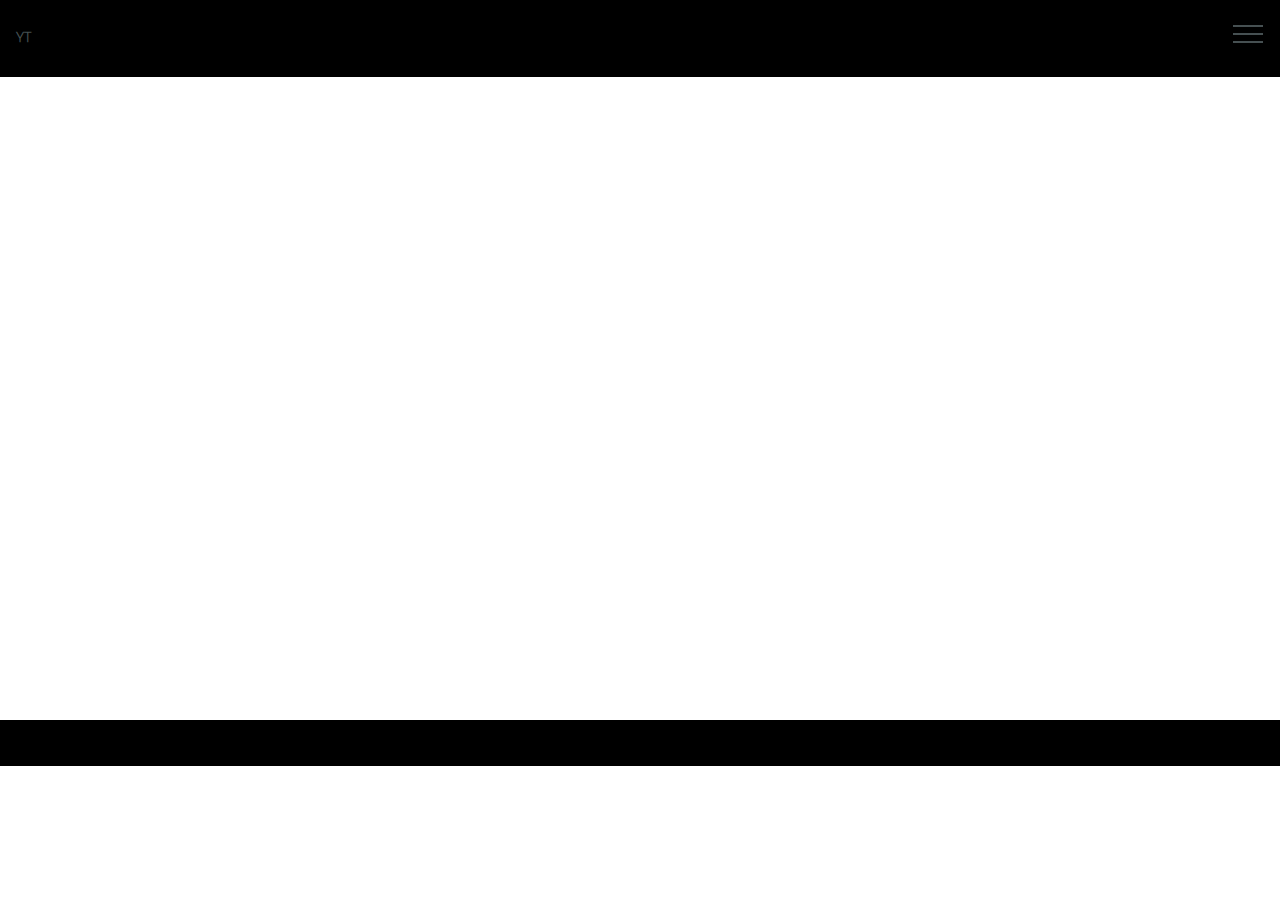
<file: index.html>
<!DOCTYPE html>
<html >
<head>
  <!-- Site made with Mobirise Website Builder v4.8.3, https://mobirise.com -->
  <meta charset="UTF-8">
  <meta http-equiv="X-UA-Compatible" content="IE=edge">
  <meta name="generator" content="Mobirise v4.8.3, mobirise.com">
  <meta name="viewport" content="width=device-width, initial-scale=1, minimum-scale=1">
  <link rel="shortcut icon" href="assets/images/logo2.png" type="image/x-icon">
  <meta name="description" content="">
  <title>Home</title>
  <link rel="stylesheet" href="assets/web/assets/mobirise-icons/mobirise-icons.css">
  <link rel="stylesheet" href="assets/tether/tether.min.css">
  <link rel="stylesheet" href="assets/bootstrap/css/bootstrap.min.css">
  <link rel="stylesheet" href="assets/bootstrap/css/bootstrap-grid.min.css">
  <link rel="stylesheet" href="assets/bootstrap/css/bootstrap-reboot.min.css">
  <link rel="stylesheet" href="assets/dropdown/css/style.css">
  <link rel="stylesheet" href="assets/theme/css/style.css">
  <link rel="stylesheet" href="assets/mobirise/css/mbr-additional.css" type="text/css">
  
  
  
</head>
<body>

<!-- Google Analytics -->
<!-- Global site tag (gtag.js) - Google Analytics -->
<script async src="https://www.googletagmanager.com/gtag/js?id=UA-114916643-1"></script>
<script>
  window.dataLayer = window.dataLayer || [];
  function gtag(){dataLayer.push(arguments);}
  gtag('js', new Date());

  gtag('config', 'UA-114916643-1');
</script>


<!-- /Google Analytics -->


  <section class="menu cid-qK0lVLtQAW" once="menu" id="menu1-1b">

    

    <nav class="navbar navbar-expand beta-menu navbar-dropdown align-items-center navbar-fixed-top collapsed">
        <button class="navbar-toggler navbar-toggler-right" type="button" data-toggle="collapse" data-target="#navbarSupportedContent" aria-controls="navbarSupportedContent" aria-expanded="false" aria-label="Toggle navigation">
            <div class="hamburger">
                <span></span>
                <span></span>
                <span></span>
                <span></span>
            </div>
        </button>
        <div class="menu-logo">
            <div class="navbar-brand">
                
                <span class="navbar-caption-wrap"><a class="navbar-caption text-warning display-1" href="index.html">
                        YT</a></span>
            </div>
        </div>
        <div class="collapse navbar-collapse" id="navbarSupportedContent">
            <ul class="navbar-nav nav-dropdown nav-right" data-app-modern-menu="true"><li class="nav-item">
                    <a class="nav-link link text-success display-1" href="page6.html">About</a>
                </li><li class="nav-item dropdown">
                    <a class="nav-link link text-success display-1" href="page5.html">PROJECTS</a>
                </li><li class="nav-item"><a class="nav-link link text-success display-1" href="page3.html">Contact</a></li></ul>
            
        </div>
    </nav>
</section>

<section class="engine"><a href="https://mobiri.se/r">free bootstrap templates</a></section><section class="cid-qK10SyQovs" id="video2-1p">

    
    
    <figure class="mbr-figure align-center">
        <div class="video-block" style="width: 100%;">
            <div><iframe class="mbr-embedded-video" src="https://www.youtube.com/embed/ppVf2UvkeVI?rel=0&amp;amp;showinfo=0&amp;autoplay=1&amp;loop=0" width="1280" height="720" frameborder="0" allowfullscreen></iframe></div>
        </div>
    </figure>
</section>

<section class="mbr-section content5 cid-qPyg1ghLTs" id="content5-5g">

    

    

    <div class="container">
        <div class="media-container-row">
            <div class="title col-12 col-md-8">
                
                
                
                
            </div>
        </div>
    </div>
</section>


  <script src="assets/web/assets/jquery/jquery.min.js"></script>
  <script src="assets/popper/popper.min.js"></script>
  <script src="assets/tether/tether.min.js"></script>
  <script src="assets/bootstrap/js/bootstrap.min.js"></script>
  <script src="assets/smoothscroll/smooth-scroll.js"></script>
  <script src="assets/cookies-alert-plugin/cookies-alert-core.js"></script>
  <script src="assets/cookies-alert-plugin/cookies-alert-script.js"></script>
  <script src="assets/dropdown/js/script.min.js"></script>
  <script src="assets/touchswipe/jquery.touch-swipe.min.js"></script>
  <script src="assets/theme/js/script.js"></script>
  
  
 <div id="scrollToTop" class="scrollToTop mbr-arrow-up"><a style="text-align: center;"><i></i></a></div>
  <input name="cookieData" type="hidden" data-cookie-text="We use cookies to give you the best experience. Read our <a href='privacy.html'>cookie policy</a>.">
  </body>
</html>
</file>
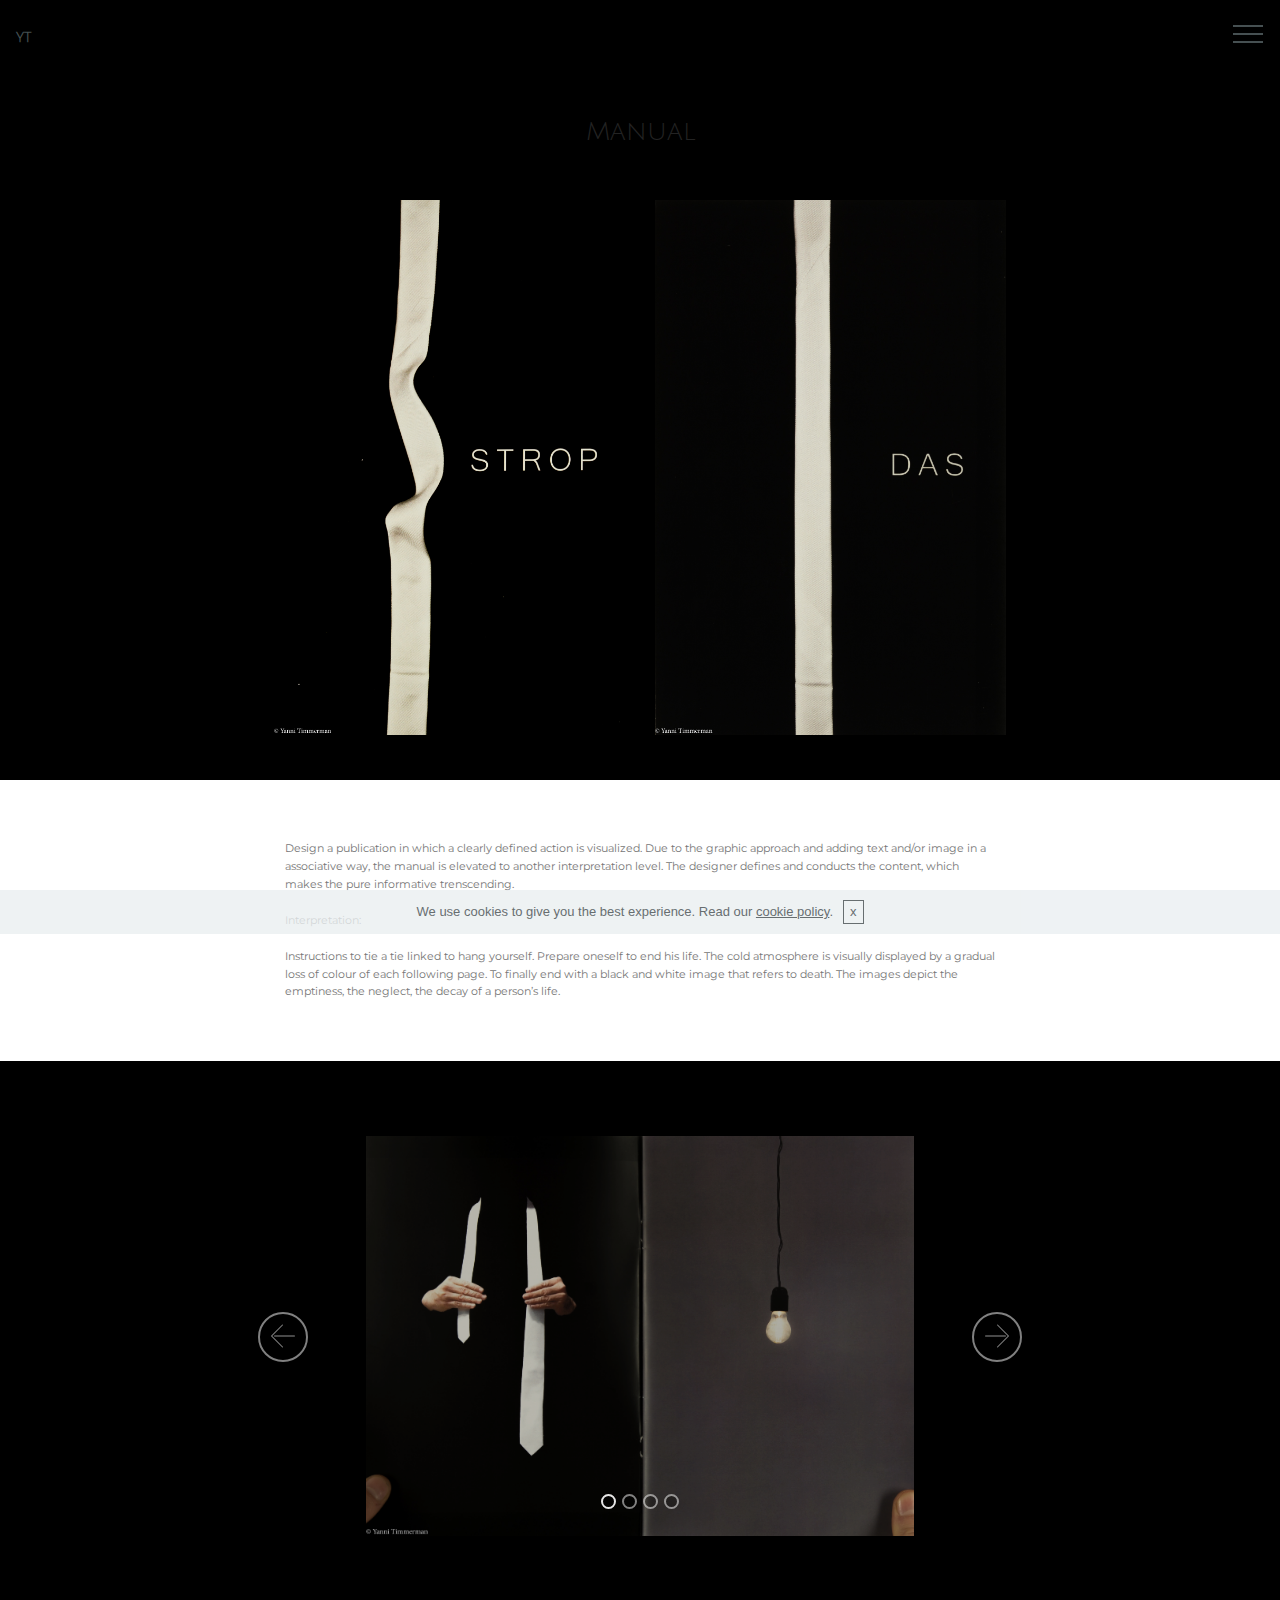
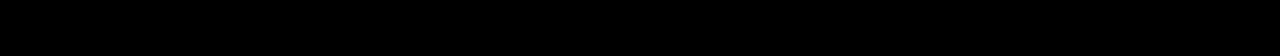
<file: page11.html>
<!DOCTYPE html>
<html >
<head>
  <!-- Site made with Mobirise Website Builder v4.8.3, https://mobirise.com -->
  <meta charset="UTF-8">
  <meta http-equiv="X-UA-Compatible" content="IE=edge">
  <meta name="generator" content="Mobirise v4.8.3, mobirise.com">
  <meta name="viewport" content="width=device-width, initial-scale=1, minimum-scale=1">
  <link rel="shortcut icon" href="assets/images/logo2.png" type="image/x-icon">
  <meta name="description" content="Web Creator Description">
  <title>--MANUAL</title>
  <link rel="stylesheet" href="assets/web/assets/mobirise-icons/mobirise-icons.css">
  <link rel="stylesheet" href="assets/tether/tether.min.css">
  <link rel="stylesheet" href="assets/bootstrap/css/bootstrap.min.css">
  <link rel="stylesheet" href="assets/bootstrap/css/bootstrap-grid.min.css">
  <link rel="stylesheet" href="assets/bootstrap/css/bootstrap-reboot.min.css">
  <link rel="stylesheet" href="assets/dropdown/css/style.css">
  <link rel="stylesheet" href="assets/theme/css/style.css">
  <link rel="stylesheet" href="assets/mobirise/css/mbr-additional.css" type="text/css">
  
  
  
</head>
<body>

<!-- Google Analytics -->
<!-- Global site tag (gtag.js) - Google Analytics -->
<script async src="https://www.googletagmanager.com/gtag/js?id=UA-114916643-1"></script>
<script>
  window.dataLayer = window.dataLayer || [];
  function gtag(){dataLayer.push(arguments);}
  gtag('js', new Date());

  gtag('config', 'UA-114916643-1');
</script>


<!-- /Google Analytics -->


  <section class="menu cid-qK0lVLtQAW" once="menu" id="menu1-4c">

    

    <nav class="navbar navbar-expand beta-menu navbar-dropdown align-items-center navbar-fixed-top collapsed">
        <button class="navbar-toggler navbar-toggler-right" type="button" data-toggle="collapse" data-target="#navbarSupportedContent" aria-controls="navbarSupportedContent" aria-expanded="false" aria-label="Toggle navigation">
            <div class="hamburger">
                <span></span>
                <span></span>
                <span></span>
                <span></span>
            </div>
        </button>
        <div class="menu-logo">
            <div class="navbar-brand">
                
                <span class="navbar-caption-wrap"><a class="navbar-caption text-warning display-1" href="index.html">
                        YT</a></span>
            </div>
        </div>
        <div class="collapse navbar-collapse" id="navbarSupportedContent">
            <ul class="navbar-nav nav-dropdown nav-right" data-app-modern-menu="true"><li class="nav-item">
                    <a class="nav-link link text-success display-1" href="page6.html">About</a>
                </li><li class="nav-item dropdown">
                    <a class="nav-link link text-success display-1" href="page5.html">PROJECTS</a>
                </li><li class="nav-item"><a class="nav-link link text-success display-1" href="page3.html">Contact</a></li></ul>
            
        </div>
    </nav>
</section>

<section class="engine"><a href="https://mobiri.se/r">bootstrap template</a></section><section class="mbr-section content4 cid-qKcVy14MX1" id="content4-4i">

    

    <div class="container">
        <div class="media-container-row">
            <div class="title col-12 col-md-8">
                <h2 class="align-center pb-3 mbr-fonts-style display-2">
                    Manual</h2>
                
                
            </div>
        </div>
    </div>
</section>

<section class="cid-qKd4Bi7Y2j" id="image4-4q">
    <!-- Block parameters controls (Blue "Gear" panel) -->
    
    <!-- End block parameters -->
    <div class="container images-container">
            <div class="media-container-row" style="width: 66%;">
                <div class="img-item item1" style="width: 104%;">
                    <img src="assets/images/manual3-2.jpg" alt="" title="">
                    
                </div>
                <div class="img-item">
                    <img src="assets/images/manual8-2.jpg" alt="" title="">
                    
                </div>
            </div>
    </div>
</section>

<section class="mbr-section article content1 cid-qQpuuCUfLm" id="content1-5s">
    
     

    <div class="container">
        <div class="media-container-row">
            <div class="mbr-text col-12 col-md-8 mbr-fonts-style display-7">Design a publication in which a clearly defined action is visualized. Due to the graphic approach and adding text and/or image in a associative way, the manual is elevated to another interpretation level. The designer defines and conducts the content, which makes the pure informative trenscending.<div><br></div><div>Interpretation:</div><div><br></div><div>Instructions to tie a tie linked to hang yourself. Prepare oneself to end his life. The cold atmosphere is visually displayed by a gradual loss of colour of each following page. To finally end with a black and white image that refers to death. The images depict the emptiness, the neglect, the decay of a person’s life.</div></div>
        </div>
    </div>
</section>

<section class="carousel slide cid-qKcVJoQtxV" data-interval="false" id="slider2-4j">

    
    <div class="container content-slider">
        <div class="content-slider-wrap">
            <div><div class="mbr-slider slide carousel" data-pause="true" data-keyboard="false" data-ride="false" data-interval="false"><ol class="carousel-indicators"><li data-app-prevent-settings="" data-target="#slider2-4j" class=" active" data-slide-to="0"></li><li data-app-prevent-settings="" data-target="#slider2-4j" data-slide-to="1"></li><li data-app-prevent-settings="" data-target="#slider2-4j" data-slide-to="2"></li><li data-app-prevent-settings="" data-target="#slider2-4j" data-slide-to="3"></li></ol><div class="carousel-inner" role="listbox"><div class="carousel-item slider-fullscreen-image active" data-bg-video-slide="false" style="background-image: url(assets/images/manual4-1.jpg);"><div class="container container-slide"><div class="image_wrapper"><div class="mbr-overlay" style="opacity: 0.2;"></div><img src="assets/images/manual4-1.jpg"><div class="carousel-caption justify-content-center"><div class="col-10 align-center"></div></div></div></div></div><div class="carousel-item slider-fullscreen-image" data-bg-video-slide="false" style="background-image: url(assets/images/manual5-1.jpg);"><div class="container container-slide"><div class="image_wrapper"><div class="mbr-overlay" style="opacity: 0.2;"></div><img src="assets/images/manual5-1.jpg"><div class="carousel-caption justify-content-center"><div class="col-10 align-center"></div></div></div></div></div><div class="carousel-item slider-fullscreen-image" data-bg-video-slide="false" style="background-image: url(assets/images/manual6-1.jpg);"><div class="container container-slide"><div class="image_wrapper"><div class="mbr-overlay" style="opacity: 0.2;"></div><img src="assets/images/manual6-1.jpg"><div class="carousel-caption justify-content-center"><div class="col-10 align-center"></div></div></div></div></div><div class="carousel-item slider-fullscreen-image" data-bg-video-slide="false" style="background-image: url(assets/images/manual7-1.jpg);"><div class="container container-slide"><div class="image_wrapper"><div class="mbr-overlay" style="opacity: 0.2;"></div><img src="assets/images/manual7-1.jpg"><div class="carousel-caption justify-content-center"><div class="col-10 align-center"></div></div></div></div></div></div><a data-app-prevent-settings="" class="carousel-control carousel-control-prev" role="button" data-slide="prev" href="#slider2-4j"><span aria-hidden="true" class="mbri-left mbr-iconfont"></span><span class="sr-only">Previous</span></a><a data-app-prevent-settings="" class="carousel-control carousel-control-next" role="button" data-slide="next" href="#slider2-4j"><span aria-hidden="true" class="mbri-right mbr-iconfont"></span><span class="sr-only">Next</span></a></div></div> 
        </div>
    </div>
</section>


  <script src="assets/web/assets/jquery/jquery.min.js"></script>
  <script src="assets/popper/popper.min.js"></script>
  <script src="assets/tether/tether.min.js"></script>
  <script src="assets/bootstrap/js/bootstrap.min.js"></script>
  <script src="assets/smoothscroll/smooth-scroll.js"></script>
  <script src="assets/cookies-alert-plugin/cookies-alert-core.js"></script>
  <script src="assets/cookies-alert-plugin/cookies-alert-script.js"></script>
  <script src="assets/dropdown/js/script.min.js"></script>
  <script src="assets/bootstrapcarouselswipe/bootstrap-carousel-swipe.js"></script>
  <script src="assets/ytplayer/jquery.mb.ytplayer.min.js"></script>
  <script src="assets/vimeoplayer/jquery.mb.vimeo_player.js"></script>
  <script src="assets/touchswipe/jquery.touch-swipe.min.js"></script>
  <script src="assets/theme/js/script.js"></script>
  <script src="assets/slidervideo/script.js"></script>
  
  
 <div id="scrollToTop" class="scrollToTop mbr-arrow-up"><a style="text-align: center;"><i></i></a></div>
  <input name="cookieData" type="hidden" data-cookie-text="We use cookies to give you the best experience. Read our <a href='privacy.html'>cookie policy</a>.">
  </body>
</html>
</file>
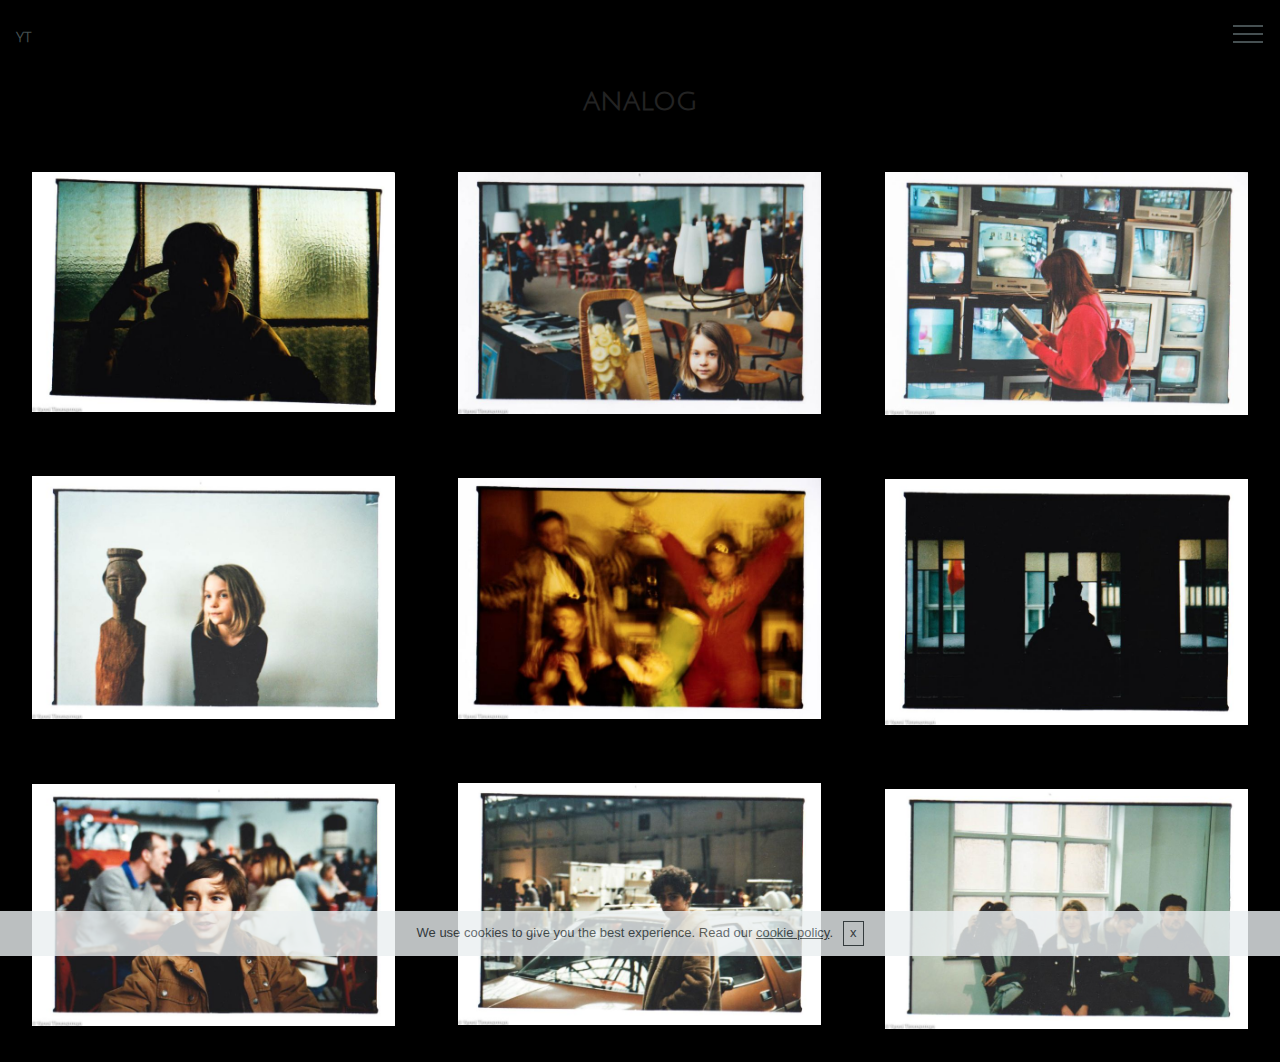
<file: page13.html>
<!DOCTYPE html>
<html >
<head>
  <!-- Site made with Mobirise Website Builder v4.8.3, https://mobirise.com -->
  <meta charset="UTF-8">
  <meta http-equiv="X-UA-Compatible" content="IE=edge">
  <meta name="generator" content="Mobirise v4.8.3, mobirise.com">
  <meta name="viewport" content="width=device-width, initial-scale=1, minimum-scale=1">
  <link rel="shortcut icon" href="assets/images/logo2.png" type="image/x-icon">
  <meta name="description" content="Website Creator Description">
  <title>Analog</title>
  <link rel="stylesheet" href="assets/web/assets/mobirise-icons/mobirise-icons.css">
  <link rel="stylesheet" href="assets/tether/tether.min.css">
  <link rel="stylesheet" href="assets/bootstrap/css/bootstrap.min.css">
  <link rel="stylesheet" href="assets/bootstrap/css/bootstrap-grid.min.css">
  <link rel="stylesheet" href="assets/bootstrap/css/bootstrap-reboot.min.css">
  <link rel="stylesheet" href="assets/dropdown/css/style.css">
  <link rel="stylesheet" href="assets/theme/css/style.css">
  <link rel="stylesheet" href="assets/gallery/style.css">
  <link rel="stylesheet" href="assets/mobirise/css/mbr-additional.css" type="text/css">
  
  
  
</head>
<body>

<!-- Google Analytics -->
<!-- Global site tag (gtag.js) - Google Analytics -->
<script async src="https://www.googletagmanager.com/gtag/js?id=UA-114916643-1"></script>
<script>
  window.dataLayer = window.dataLayer || [];
  function gtag(){dataLayer.push(arguments);}
  gtag('js', new Date());

  gtag('config', 'UA-114916643-1');
</script>


<!-- /Google Analytics -->


  <section class="menu cid-qK0lVLtQAW" once="menu" id="menu1-4z">

    

    <nav class="navbar navbar-expand beta-menu navbar-dropdown align-items-center navbar-fixed-top collapsed">
        <button class="navbar-toggler navbar-toggler-right" type="button" data-toggle="collapse" data-target="#navbarSupportedContent" aria-controls="navbarSupportedContent" aria-expanded="false" aria-label="Toggle navigation">
            <div class="hamburger">
                <span></span>
                <span></span>
                <span></span>
                <span></span>
            </div>
        </button>
        <div class="menu-logo">
            <div class="navbar-brand">
                
                <span class="navbar-caption-wrap"><a class="navbar-caption text-warning display-1" href="index.html">
                        YT</a></span>
            </div>
        </div>
        <div class="collapse navbar-collapse" id="navbarSupportedContent">
            <ul class="navbar-nav nav-dropdown nav-right" data-app-modern-menu="true"><li class="nav-item">
                    <a class="nav-link link text-success display-1" href="page6.html">About</a>
                </li><li class="nav-item dropdown">
                    <a class="nav-link link text-success display-1" href="page5.html">PROJECTS</a>
                </li><li class="nav-item"><a class="nav-link link text-success display-1" href="page3.html">Contact</a></li></ul>
            
        </div>
    </nav>
</section>

<section class="engine"><a href="https://mobiri.se/g">how to build a site for free</a></section><section class="mbr-section content5 cid-qRa6nGDmy0" id="content5-69">

    

    

    <div class="container">
        <div class="media-container-row">
            <div class="title col-12 col-md-8">
                <h2 class="align-center mbr-bold mbr-white pb-3 mbr-fonts-style display-2">
                    ANALOG</h2>
                
                
                
            </div>
        </div>
    </div>
</section>

<section class="mbr-gallery mbr-slider-carousel cid-qRa4NeAyTY" id="gallery3-68">

    

    <div>
        <div><!-- Filter --><!-- Gallery --><div class="mbr-gallery-row"><div class="mbr-gallery-layout-default"><div><div><div class="mbr-gallery-item mbr-gallery-item--p4" data-video-url="false" data-tags="Awesome"><div href="#lb-gallery3-68" data-slide-to="0" data-toggle="modal"><img src="assets/images/scan-15-800x531.jpg" alt=""><span class="icon-focus"></span></div></div><div class="mbr-gallery-item mbr-gallery-item--p4" data-video-url="false" data-tags="Responsive"><div href="#lb-gallery3-68" data-slide-to="1" data-toggle="modal"><img src="assets/images/scan-14-800x534.jpg" alt=""><span class="icon-focus"></span></div></div><div class="mbr-gallery-item mbr-gallery-item--p4" data-video-url="false" data-tags="Creative"><div href="#lb-gallery3-68" data-slide-to="2" data-toggle="modal"><img src="assets/images/scan-10-800x537.jpg" alt=""><span class="icon-focus"></span></div></div><div class="mbr-gallery-item mbr-gallery-item--p4" data-video-url="false" data-tags="Animated"><div href="#lb-gallery3-68" data-slide-to="3" data-toggle="modal"><img src="assets/images/scan-11-800x538.jpg" alt=""><span class="icon-focus"></span></div></div><div class="mbr-gallery-item mbr-gallery-item--p4" data-video-url="false" data-tags="Awesome"><div href="#lb-gallery3-68" data-slide-to="4" data-toggle="modal"><img src="assets/images/scan-13-800x532.jpg" alt=""><span class="icon-focus"></span></div></div><div class="mbr-gallery-item mbr-gallery-item--p4" data-video-url="false" data-tags="Awesome"><div href="#lb-gallery3-68" data-slide-to="5" data-toggle="modal"><img src="assets/images/scan-12-800x543.jpg" alt=""><span class="icon-focus"></span></div></div><div class="mbr-gallery-item mbr-gallery-item--p4" data-video-url="false" data-tags="Responsive"><div href="#lb-gallery3-68" data-slide-to="6" data-toggle="modal"><img src="assets/images/scan-9-800x535.jpg" alt=""><span class="icon-focus"></span></div></div><div class="mbr-gallery-item mbr-gallery-item--p4" data-video-url="false" data-tags="Animated"><div href="#lb-gallery3-68" data-slide-to="7" data-toggle="modal"><img src="assets/images/scan-8-800x535.jpg" alt=""><span class="icon-focus"></span></div></div><div class="mbr-gallery-item mbr-gallery-item--p4" data-video-url="false" data-tags="Awesome"><div href="#lb-gallery3-68" data-slide-to="8" data-toggle="modal"><img src="assets/images/scan-16-800x531.jpg" alt=""><span class="icon-focus"></span></div></div></div></div><div class="clearfix"></div></div></div><!-- Lightbox --><div data-app-prevent-settings="" class="mbr-slider modal fade carousel slide" tabindex="-1" data-keyboard="true" data-interval="false" id="lb-gallery3-68"><div class="modal-dialog"><div class="modal-content"><div class="modal-body"><div class="carousel-inner"><div class="carousel-item"><img src="assets/images/scan-15.jpg" alt=""></div><div class="carousel-item"><img src="assets/images/scan-14.jpg" alt=""></div><div class="carousel-item"><img src="assets/images/scan-10.jpg" alt=""></div><div class="carousel-item"><img src="assets/images/scan-11.jpg" alt=""></div><div class="carousel-item"><img src="assets/images/scan-13.jpg" alt=""></div><div class="carousel-item"><img src="assets/images/scan-12.jpg" alt=""></div><div class="carousel-item"><img src="assets/images/scan-9.jpg" alt=""></div><div class="carousel-item"><img src="assets/images/scan-8.jpg" alt=""></div><div class="carousel-item active"><img src="assets/images/scan-16.jpg" alt=""></div></div><a class="carousel-control carousel-control-prev" role="button" data-slide="prev" href="#lb-gallery3-68"><span class="mbri-left mbr-iconfont" aria-hidden="true"></span><span class="sr-only">Previous</span></a><a class="carousel-control carousel-control-next" role="button" data-slide="next" href="#lb-gallery3-68"><span class="mbri-right mbr-iconfont" aria-hidden="true"></span><span class="sr-only">Next</span></a><a class="close" href="#" role="button" data-dismiss="modal"><span class="sr-only">Close</span></a></div></div></div></div></div>
    </div>

</section>


  <script src="assets/web/assets/jquery/jquery.min.js"></script>
  <script src="assets/popper/popper.min.js"></script>
  <script src="assets/tether/tether.min.js"></script>
  <script src="assets/bootstrap/js/bootstrap.min.js"></script>
  <script src="assets/smoothscroll/smooth-scroll.js"></script>
  <script src="assets/cookies-alert-plugin/cookies-alert-core.js"></script>
  <script src="assets/cookies-alert-plugin/cookies-alert-script.js"></script>
  <script src="assets/dropdown/js/script.min.js"></script>
  <script src="assets/vimeoplayer/jquery.mb.vimeo_player.js"></script>
  <script src="assets/masonry/masonry.pkgd.min.js"></script>
  <script src="assets/imagesloaded/imagesloaded.pkgd.min.js"></script>
  <script src="assets/bootstrapcarouselswipe/bootstrap-carousel-swipe.js"></script>
  <script src="assets/touchswipe/jquery.touch-swipe.min.js"></script>
  <script src="assets/theme/js/script.js"></script>
  <script src="assets/gallery/player.min.js"></script>
  <script src="assets/gallery/script.js"></script>
  <script src="assets/slidervideo/script.js"></script>
  
  
 <div id="scrollToTop" class="scrollToTop mbr-arrow-up"><a style="text-align: center;"><i></i></a></div>
  <input name="cookieData" type="hidden" data-cookie-text="We use cookies to give you the best experience. Read our <a href='privacy.html'>cookie policy</a>.">
  </body>
</html>
</file>
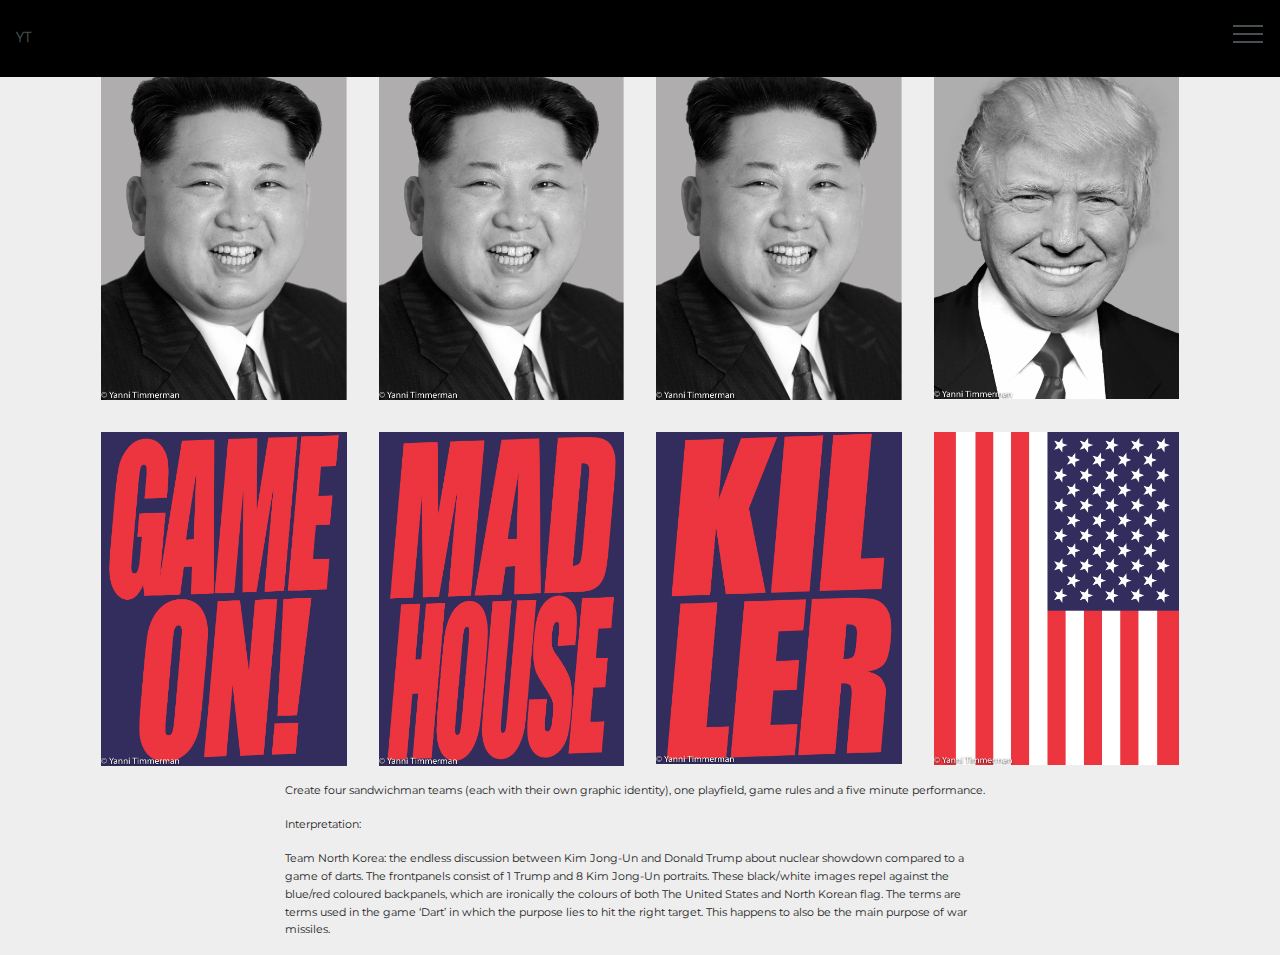
<file: page14.html>
<!DOCTYPE html>
<html >
<head>
  <!-- Site made with Mobirise Website Builder v4.6.5, https://mobirise.com -->
  <meta charset="UTF-8">
  <meta http-equiv="X-UA-Compatible" content="IE=edge">
  <meta name="generator" content="Mobirise v4.6.5, mobirise.com">
  <meta name="viewport" content="width=device-width, initial-scale=1, minimum-scale=1">
  <link rel="shortcut icon" href="assets/images/logo2.png" type="image/x-icon">
  <meta name="description" content="Web Page Maker Description">
  <title>-- SANDWICH SOCCER</title>
  <link rel="stylesheet" href="assets/web/assets/mobirise-icons/mobirise-icons.css">
  <link rel="stylesheet" href="assets/tether/tether.min.css">
  <link rel="stylesheet" href="assets/bootstrap/css/bootstrap.min.css">
  <link rel="stylesheet" href="assets/bootstrap/css/bootstrap-grid.min.css">
  <link rel="stylesheet" href="assets/bootstrap/css/bootstrap-reboot.min.css">
  <link rel="stylesheet" href="assets/dropdown/css/style.css">
  <link rel="stylesheet" href="assets/theme/css/style.css">
  <link rel="stylesheet" href="assets/mobirise/css/mbr-additional.css" type="text/css">
  
  
  
</head>
<body>
  <section class="menu cid-qK0lVLtQAW" once="menu" id="menu1-6a">

    

    <nav class="navbar navbar-expand beta-menu navbar-dropdown align-items-center navbar-fixed-top collapsed">
        <button class="navbar-toggler navbar-toggler-right" type="button" data-toggle="collapse" data-target="#navbarSupportedContent" aria-controls="navbarSupportedContent" aria-expanded="false" aria-label="Toggle navigation">
            <div class="hamburger">
                <span></span>
                <span></span>
                <span></span>
                <span></span>
            </div>
        </button>
        <div class="menu-logo">
            <div class="navbar-brand">
                
                <span class="navbar-caption-wrap"><a class="navbar-caption text-warning display-1" href="index.html">
                        YT</a></span>
            </div>
        </div>
        <div class="collapse navbar-collapse" id="navbarSupportedContent">
            <ul class="navbar-nav nav-dropdown nav-right" data-app-modern-menu="true"><li class="nav-item">
                    <a class="nav-link link text-success display-1" href="page6.html">About</a>
                </li><li class="nav-item dropdown">
                    <a class="nav-link link text-success display-1" href="page5.html">PROJECTS</a>
                </li><li class="nav-item"><a class="nav-link link text-success display-1" href="page3.html">Contact</a></li></ul>
            
        </div>
    </nav>
</section>

<section class="engine"><a href="https://mobirise.ws/k">develop your own website</a></section><section class="mbr-section content5 cid-qRaeBTZSsg" id="content5-6c">

    

    

    <div class="container">
        <div class="media-container-row">
            <div class="title col-12 col-md-8">
                <h2 class="align-center mbr-bold mbr-white pb-3 mbr-fonts-style display-2">
                    SANDWICH SOCCER</h2>
                
                
                
            </div>
        </div>
    </div>
</section>

<section class="features2 cid-qTt4qJCk6x" id="features2-6m">

    

    
    
    <div class="container">
        <div class="media-container-row">
            <div class="card p-3 col-12 col-md-6 col-lg-3">
                <div class="card-wrapper">
                    <div class="card-img">
                        <img src="assets/images/sandwichsoccer-7251x9875.jpg" alt="Mobirise" title="">
                    </div>
                    <div class="card-box">
                        
                        
                    </div>
                </div>
            </div>

            <div class="card p-3 col-12 col-md-6 col-lg-3">
                <div class="card-wrapper">
                    <div class="card-img">
                        <img src="assets/images/sandwichsoccer-7251x9875.jpg" alt="Mobirise" title="">
                    </div>
                    <div class="card-box ">
                        
                        
                    </div>
                </div>
            </div>

            <div class="card p-3 col-12 col-md-6 col-lg-3">
                <div class="card-wrapper">
                    <div class="card-img">
                        <img src="assets/images/sandwichsoccer-7251x9875.jpg" alt="Mobirise" title="">
                    </div>
                    <div class="card-box">
                        
                        
                    </div>
                </div>
            </div>

            <div class="card p-3 col-12 col-md-6 col-lg-3">
                <div class="card-wrapper">
                    <div class="card-img">
                        <img src="assets/images/sandwichsoccer9-1-7251x9839.jpg" alt="Mobirise" title="">
                    </div>
                    <div class="card-box">
                        
                        
                    </div>
                </div>
            </div>
        </div>
    </div>
</section>

<section class="features2 cid-qTt87HDrU9" id="features2-6n">

    

    
    
    <div class="container">
        <div class="media-container-row">
            <div class="card p-3 col-12 col-md-6 col-lg-3">
                <div class="card-wrapper">
                    <div class="card-img">
                        <img src="assets/images/sandwichsoccer1-7251x9864.jpg" alt="Mobirise" title="">
                    </div>
                    <div class="card-box">
                        
                        
                    </div>
                </div>
            </div>

            <div class="card p-3 col-12 col-md-6 col-lg-3">
                <div class="card-wrapper">
                    <div class="card-img">
                        <img src="assets/images/sandwichsoccer5-7251x9865.jpg" alt="Mobirise" title="">
                    </div>
                    <div class="card-box ">
                        
                        
                    </div>
                </div>
            </div>

            <div class="card p-3 col-12 col-md-6 col-lg-3">
                <div class="card-wrapper">
                    <div class="card-img">
                        <img src="assets/images/sandwichsoccer11-1-7251x9813.jpg" alt="Mobirise" title="">
                    </div>
                    <div class="card-box">
                        
                        
                    </div>
                </div>
            </div>

            <div class="card p-3 col-12 col-md-6 col-lg-3">
                <div class="card-wrapper">
                    <div class="card-img">
                        <img src="assets/images/sandwichsoccer10-1-7251x9839.jpg" alt="Mobirise" title="">
                    </div>
                    <div class="card-box">
                        
                        
                    </div>
                </div>
            </div>
        </div>
    </div>
</section>

<section class="mbr-section article content1 cid-qRafuASOQm" id="content1-6d">
    
     

    <div class="container">
        <div class="media-container-row">
            <div class="mbr-text col-12 col-md-8 mbr-fonts-style display-7"><p>Create four sandwichman teams (each with their own graphic identity), one playfield, game rules and a five minute performance. </p><p>Interpretation:</p><div>Team North Korea: the endless discussion between Kim Jong-Un and Donald Trump about nuclear showdown compared to a game of darts. The frontpanels consist of 1 Trump and 8 Kim Jong-Un portraits. These black/white images repel against the blue/red coloured&nbsp;<span style="font-size: 0.7rem;">backpanels, which are ironically the colours of both The United States and North Korean flag. The terms are terms used in the game ‘Dart’ in which the purpose lies to hit the right target. This happens to also be the main purpose of war missiles.</span></div><p></p></div>
        </div>
    </div>
</section>


  <script src="assets/web/assets/jquery/jquery.min.js"></script>
  <script src="assets/popper/popper.min.js"></script>
  <script src="assets/tether/tether.min.js"></script>
  <script src="assets/bootstrap/js/bootstrap.min.js"></script>
  <script src="assets/smoothscroll/smooth-scroll.js"></script>
  <script src="assets/dropdown/js/script.min.js"></script>
  <script src="assets/touchswipe/jquery.touch-swipe.min.js"></script>
  <script src="assets/theme/js/script.js"></script>
  
  
 <div id="scrollToTop" class="scrollToTop mbr-arrow-up"><a style="text-align: center;"><i></i></a></div>
  </body>
</html>
</file>
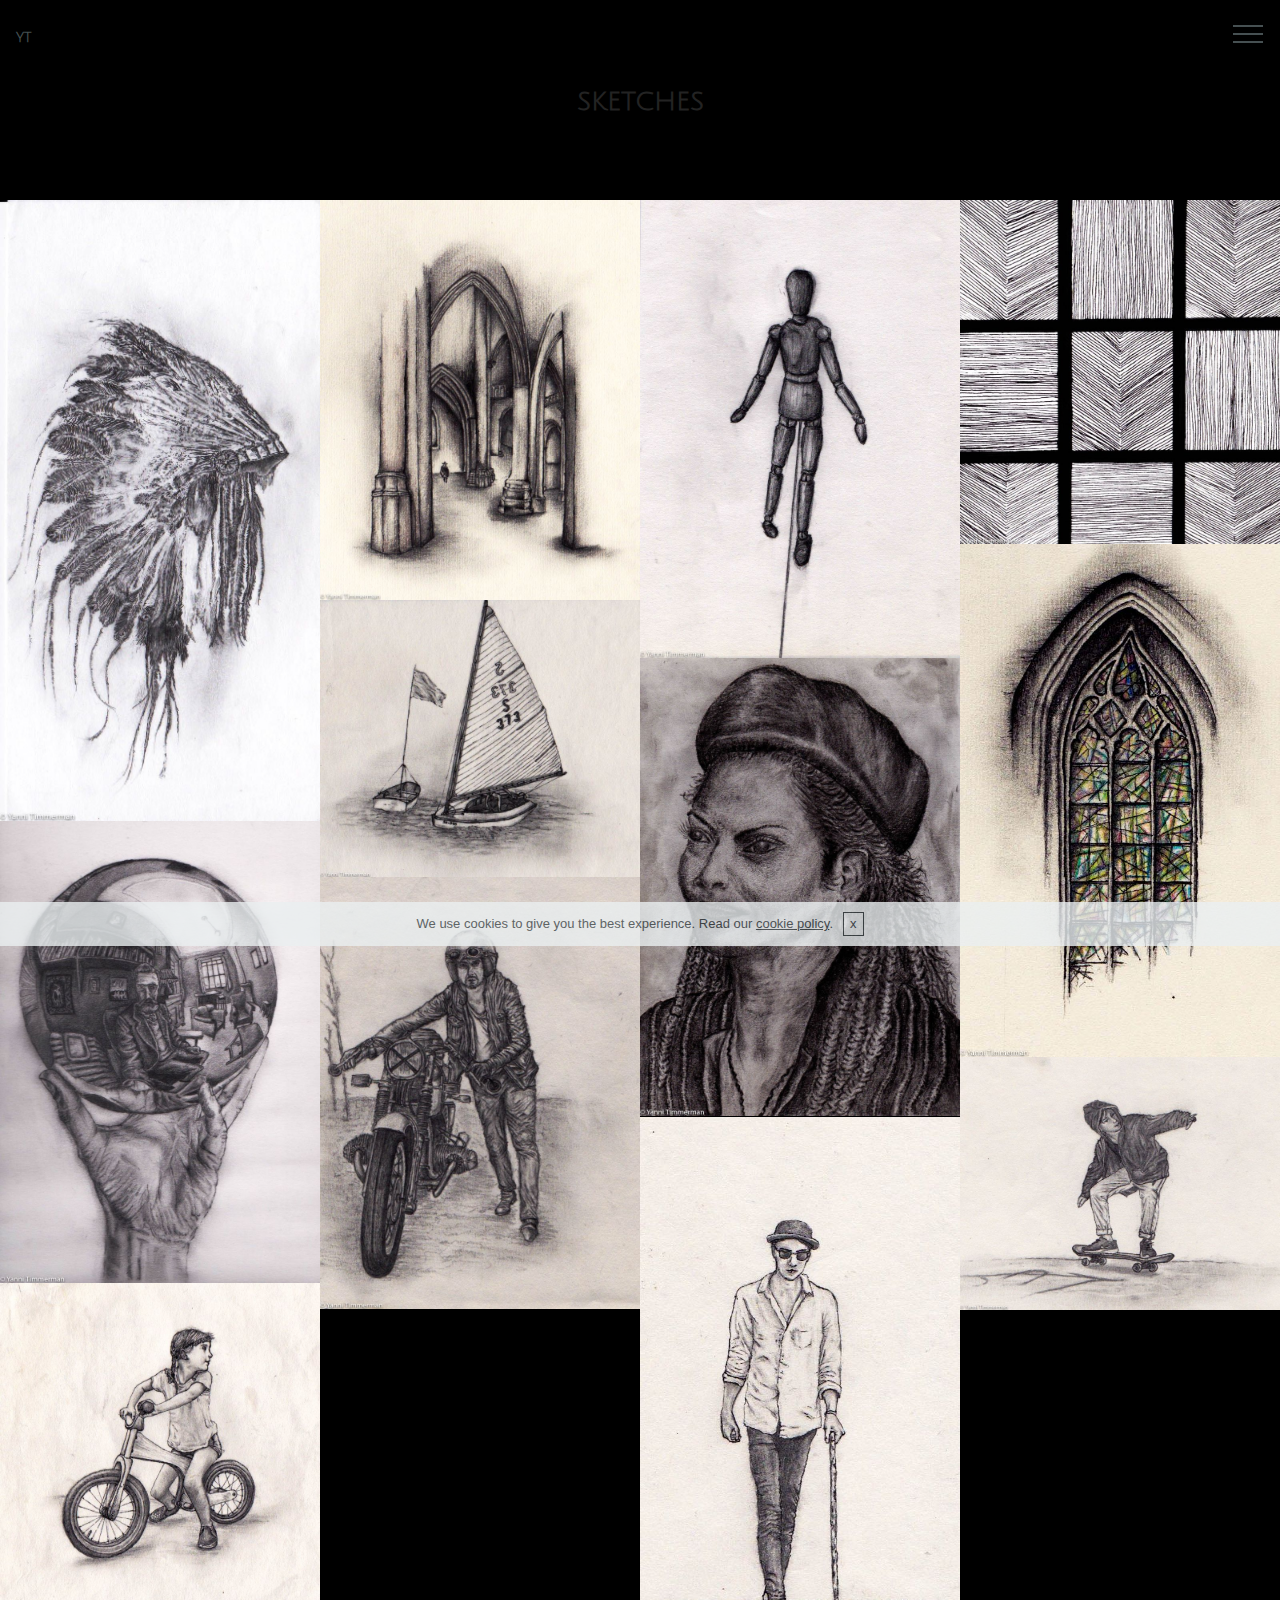
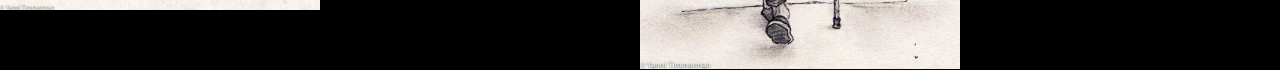
<file: page16.html>
<!DOCTYPE html>
<html >
<head>
  <!-- Site made with Mobirise Website Builder v4.8.3, https://mobirise.com -->
  <meta charset="UTF-8">
  <meta http-equiv="X-UA-Compatible" content="IE=edge">
  <meta name="generator" content="Mobirise v4.8.3, mobirise.com">
  <meta name="viewport" content="width=device-width, initial-scale=1, minimum-scale=1">
  <link rel="shortcut icon" href="assets/images/logo2.png" type="image/x-icon">
  <meta name="description" content="Web Creator Description">
  <title>-Sketches</title>
  <link rel="stylesheet" href="assets/web/assets/mobirise-icons/mobirise-icons.css">
  <link rel="stylesheet" href="assets/tether/tether.min.css">
  <link rel="stylesheet" href="assets/bootstrap/css/bootstrap.min.css">
  <link rel="stylesheet" href="assets/bootstrap/css/bootstrap-grid.min.css">
  <link rel="stylesheet" href="assets/bootstrap/css/bootstrap-reboot.min.css">
  <link rel="stylesheet" href="assets/dropdown/css/style.css">
  <link rel="stylesheet" href="assets/theme/css/style.css">
  <link rel="stylesheet" href="assets/gallery/style.css">
  <link rel="stylesheet" href="assets/mobirise/css/mbr-additional.css" type="text/css">
  
  
  
</head>
<body>

<!-- Google Analytics -->
<!-- Global site tag (gtag.js) - Google Analytics -->
<script async src="https://www.googletagmanager.com/gtag/js?id=UA-114916643-1"></script>
<script>
  window.dataLayer = window.dataLayer || [];
  function gtag(){dataLayer.push(arguments);}
  gtag('js', new Date());

  gtag('config', 'UA-114916643-1');
</script>


<!-- /Google Analytics -->


  <section class="menu cid-qK0lVLtQAW" once="menu" id="menu1-63">

    

    <nav class="navbar navbar-expand beta-menu navbar-dropdown align-items-center navbar-fixed-top collapsed">
        <button class="navbar-toggler navbar-toggler-right" type="button" data-toggle="collapse" data-target="#navbarSupportedContent" aria-controls="navbarSupportedContent" aria-expanded="false" aria-label="Toggle navigation">
            <div class="hamburger">
                <span></span>
                <span></span>
                <span></span>
                <span></span>
            </div>
        </button>
        <div class="menu-logo">
            <div class="navbar-brand">
                
                <span class="navbar-caption-wrap"><a class="navbar-caption text-warning display-1" href="index.html">
                        YT</a></span>
            </div>
        </div>
        <div class="collapse navbar-collapse" id="navbarSupportedContent">
            <ul class="navbar-nav nav-dropdown nav-right" data-app-modern-menu="true"><li class="nav-item">
                    <a class="nav-link link text-success display-1" href="page6.html">About</a>
                </li><li class="nav-item dropdown">
                    <a class="nav-link link text-success display-1" href="page5.html">PROJECTS</a>
                </li><li class="nav-item"><a class="nav-link link text-success display-1" href="page3.html">Contact</a></li></ul>
            
        </div>
    </nav>
</section>

<section class="engine"><a href="https://mobiri.se/n">simple website templates</a></section><section class="mbr-section content5 cid-qR4ITVwvgJ" id="content5-65">

    

    

    <div class="container">
        <div class="media-container-row">
            <div class="title col-12 col-md-8">
                <h2 class="align-center mbr-bold mbr-white pb-3 mbr-fonts-style display-2">
                    SKETCHES</h2>
                
                
                
            </div>
        </div>
    </div>
</section>

<section class="mbr-gallery mbr-slider-carousel cid-qR4zzaGgrU" id="gallery3-64">

    

    <div>
        <div><!-- Filter --><!-- Gallery --><div class="mbr-gallery-row"><div class="mbr-gallery-layout-default"><div><div><div class="mbr-gallery-item mbr-gallery-item--p0" data-video-url="false" data-tags="Awesome"><div href="#lb-gallery3-64" data-slide-to="0" data-toggle="modal"><img src="assets/images/scan-5-kopie-5-657x1275.jpg" alt=""><span class="icon-focus"></span></div></div><div class="mbr-gallery-item mbr-gallery-item--p0" data-video-url="false" data-tags="Responsive"><div href="#lb-gallery3-64" data-slide-to="1" data-toggle="modal"><img src="assets/images/scan-5-kopie-3-800x1000.jpg" alt=""><span class="icon-focus"></span></div></div><div class="mbr-gallery-item mbr-gallery-item--p0" data-video-url="false" data-tags="Creative"><div href="#lb-gallery3-64" data-slide-to="2" data-toggle="modal"><img src="assets/images/scan-5-800x1147.jpg" alt=""><span class="icon-focus"></span></div></div><div class="mbr-gallery-item mbr-gallery-item--p0" data-video-url="false" data-tags="Animated"><div href="#lb-gallery3-64" data-slide-to="3" data-toggle="modal"><img src="assets/images/scan-7-800x861.jpg" alt=""><span class="icon-focus"></span></div></div><div class="mbr-gallery-item mbr-gallery-item--p0" data-video-url="false" data-tags="Awesome"><div href="#lb-gallery3-64" data-slide-to="4" data-toggle="modal"><img src="assets/images/scan-6-kopie-510x818.jpg" alt=""><span class="icon-focus"></span></div></div><div class="mbr-gallery-item mbr-gallery-item--p0" data-video-url="false" data-tags="Awesome"><div href="#lb-gallery3-64" data-slide-to="5" data-toggle="modal"><img src="assets/images/scan-6-800x693.jpg" alt=""><span class="icon-focus"></span></div></div><div class="mbr-gallery-item mbr-gallery-item--p0" data-video-url="false" data-tags="Responsive"><div href="#lb-gallery3-64" data-slide-to="6" data-toggle="modal"><img src="assets/images/scan-5-kopie-7-800x1147.jpg" alt=""><span class="icon-focus"></span></div></div><div class="mbr-gallery-item mbr-gallery-item--p0" data-video-url="false" data-tags="Animated"><div href="#lb-gallery3-64" data-slide-to="7" data-toggle="modal"><img src="assets/images/scan-5-kopie-8-800x1157.jpg" alt=""><span class="icon-focus"></span></div></div><div class="mbr-gallery-item mbr-gallery-item--p0" data-video-url="false" data-tags="Awesome"><div href="#lb-gallery3-64" data-slide-to="8" data-toggle="modal"><img src="assets/images/scan-5-kopie-4-800x1082.jpg" alt=""><span class="icon-focus"></span></div></div><div class="mbr-gallery-item mbr-gallery-item--p0" data-video-url="false" data-tags="Awesome"><div href="#lb-gallery3-64" data-slide-to="9" data-toggle="modal"><img src="assets/images/scan-7-kopie-800x633.jpg" alt=""><span class="icon-focus"></span></div></div><div class="mbr-gallery-item mbr-gallery-item--p0" data-video-url="false" data-tags="Awesome"><div href="#lb-gallery3-64" data-slide-to="10" data-toggle="modal"><img src="assets/images/scan-5-kopie-9-531x917.jpg" alt=""><span class="icon-focus"></span></div></div><div class="mbr-gallery-item mbr-gallery-item--p0" data-video-url="false" data-tags="Awesome"><div href="#lb-gallery3-64" data-slide-to="11" data-toggle="modal"><img src="assets/images/scan-6-kopie-2-800x818.jpg" alt=""><span class="icon-focus"></span></div></div></div></div><div class="clearfix"></div></div></div><!-- Lightbox --><div data-app-prevent-settings="" class="mbr-slider modal fade carousel slide" tabindex="-1" data-keyboard="true" data-interval="false" id="lb-gallery3-64"><div class="modal-dialog"><div class="modal-content"><div class="modal-body"><div class="carousel-inner"><div class="carousel-item"><img src="assets/images/scan-5-kopie-5.jpg" alt=""></div><div class="carousel-item"><img src="assets/images/scan-5-kopie-3.jpg" alt=""></div><div class="carousel-item"><img src="assets/images/scan-5.jpg" alt=""></div><div class="carousel-item"><img src="assets/images/scan-7.jpg" alt=""></div><div class="carousel-item"><img src="assets/images/scan-6-kopie.jpg" alt=""></div><div class="carousel-item"><img src="assets/images/scan-6.jpg" alt=""></div><div class="carousel-item"><img src="assets/images/scan-5-kopie-7.jpg" alt=""></div><div class="carousel-item"><img src="assets/images/scan-5-kopie-8.jpg" alt=""></div><div class="carousel-item"><img src="assets/images/scan-5-kopie-4.jpg" alt=""></div><div class="carousel-item"><img src="assets/images/scan-7-kopie.jpg" alt=""></div><div class="carousel-item"><img src="assets/images/scan-5-kopie-9.jpg" alt=""></div><div class="carousel-item active"><img src="assets/images/scan-6-kopie-2.jpg" alt=""></div></div><a class="carousel-control carousel-control-prev" role="button" data-slide="prev" href="#lb-gallery3-64"><span class="mbri-left mbr-iconfont" aria-hidden="true"></span><span class="sr-only">Previous</span></a><a class="carousel-control carousel-control-next" role="button" data-slide="next" href="#lb-gallery3-64"><span class="mbri-right mbr-iconfont" aria-hidden="true"></span><span class="sr-only">Next</span></a><a class="close" href="#" role="button" data-dismiss="modal"><span class="sr-only">Close</span></a></div></div></div></div></div>
    </div>

</section>


  <script src="assets/web/assets/jquery/jquery.min.js"></script>
  <script src="assets/popper/popper.min.js"></script>
  <script src="assets/tether/tether.min.js"></script>
  <script src="assets/bootstrap/js/bootstrap.min.js"></script>
  <script src="assets/smoothscroll/smooth-scroll.js"></script>
  <script src="assets/cookies-alert-plugin/cookies-alert-core.js"></script>
  <script src="assets/cookies-alert-plugin/cookies-alert-script.js"></script>
  <script src="assets/dropdown/js/script.min.js"></script>
  <script src="assets/vimeoplayer/jquery.mb.vimeo_player.js"></script>
  <script src="assets/masonry/masonry.pkgd.min.js"></script>
  <script src="assets/imagesloaded/imagesloaded.pkgd.min.js"></script>
  <script src="assets/bootstrapcarouselswipe/bootstrap-carousel-swipe.js"></script>
  <script src="assets/touchswipe/jquery.touch-swipe.min.js"></script>
  <script src="assets/theme/js/script.js"></script>
  <script src="assets/gallery/player.min.js"></script>
  <script src="assets/gallery/script.js"></script>
  <script src="assets/slidervideo/script.js"></script>
  
  
 <div id="scrollToTop" class="scrollToTop mbr-arrow-up"><a style="text-align: center;"><i></i></a></div>
  <input name="cookieData" type="hidden" data-cookie-text="We use cookies to give you the best experience. Read our <a href='privacy.html'>cookie policy</a>.">
  </body>
</html>
</file>
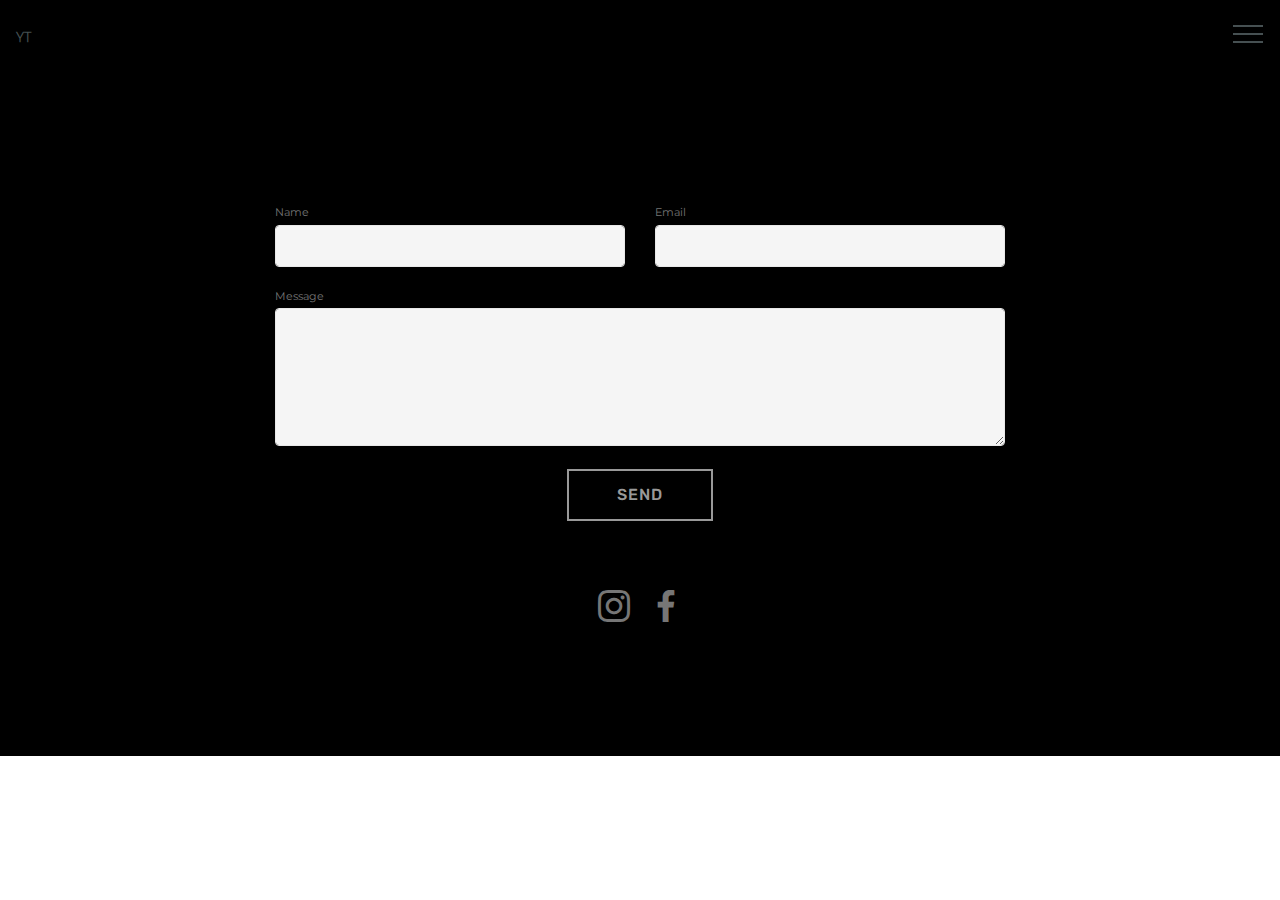
<file: page3.html>
<!DOCTYPE html>
<html >
<head>
  <!-- Site made with Mobirise Website Builder v4.8.3, https://mobirise.com -->
  <meta charset="UTF-8">
  <meta http-equiv="X-UA-Compatible" content="IE=edge">
  <meta name="generator" content="Mobirise v4.8.3, mobirise.com">
  <meta name="viewport" content="width=device-width, initial-scale=1, minimum-scale=1">
  <link rel="shortcut icon" href="assets/images/logo2.png" type="image/x-icon">
  <meta name="description" content="Website Builder Description">
  <title>Contact</title>
  <link rel="stylesheet" href="assets/web/assets/mobirise-icons/mobirise-icons.css">
  <link rel="stylesheet" href="assets/tether/tether.min.css">
  <link rel="stylesheet" href="assets/bootstrap/css/bootstrap.min.css">
  <link rel="stylesheet" href="assets/bootstrap/css/bootstrap-grid.min.css">
  <link rel="stylesheet" href="assets/bootstrap/css/bootstrap-reboot.min.css">
  <link rel="stylesheet" href="assets/dropdown/css/style.css">
  <link rel="stylesheet" href="assets/socicon/css/styles.css">
  <link rel="stylesheet" href="assets/theme/css/style.css">
  <link rel="stylesheet" href="assets/mobirise/css/mbr-additional.css" type="text/css">
  
  
  
</head>
<body>

<!-- Google Analytics -->
<!-- Global site tag (gtag.js) - Google Analytics -->
<script async src="https://www.googletagmanager.com/gtag/js?id=UA-114916643-1"></script>
<script>
  window.dataLayer = window.dataLayer || [];
  function gtag(){dataLayer.push(arguments);}
  gtag('js', new Date());

  gtag('config', 'UA-114916643-1');
</script>


<!-- /Google Analytics -->


  <section class="menu cid-qK0lVLtQAW" once="menu" id="menu1-1r">

    

    <nav class="navbar navbar-expand beta-menu navbar-dropdown align-items-center navbar-fixed-top collapsed">
        <button class="navbar-toggler navbar-toggler-right" type="button" data-toggle="collapse" data-target="#navbarSupportedContent" aria-controls="navbarSupportedContent" aria-expanded="false" aria-label="Toggle navigation">
            <div class="hamburger">
                <span></span>
                <span></span>
                <span></span>
                <span></span>
            </div>
        </button>
        <div class="menu-logo">
            <div class="navbar-brand">
                
                <span class="navbar-caption-wrap"><a class="navbar-caption text-warning display-1" href="index.html">
                        YT</a></span>
            </div>
        </div>
        <div class="collapse navbar-collapse" id="navbarSupportedContent">
            <ul class="navbar-nav nav-dropdown nav-right" data-app-modern-menu="true"><li class="nav-item">
                    <a class="nav-link link text-success display-1" href="page6.html">About</a>
                </li><li class="nav-item dropdown">
                    <a class="nav-link link text-success display-1" href="page5.html">PROJECTS</a>
                </li><li class="nav-item"><a class="nav-link link text-success display-1" href="page3.html">Contact</a></li></ul>
            
        </div>
    </nav>
</section>

<section class="engine"><a href="https://mobiri.se/t">amp template</a></section><section class="mbr-section content5 cid-qKRWFbDlVU" id="content5-56">

    

    

    <div class="container">
        <div class="media-container-row">
            <div class="title col-12 col-md-8">
                
                
                
                
            </div>
        </div>
    </div>
</section>

<section class="mbr-section form1 cid-qKW6pudjxC" id="form1-5d">

    

    
    <div class="container">
        <div class="row justify-content-center">
            <div class="title col-12 col-lg-8">
                
                
            </div>
        </div>
    </div>
    <div class="container">
        <div class="row justify-content-center">
            <div class="media-container-column col-lg-8" data-form-type="formoid">
                    <div data-form-alert="" hidden="">Thanks for filling out the form!</div>
            
                    <form class="mbr-form" action="https://mobirise.com/" method="post" data-form-title="Mobirise Form"><input type="hidden" name="email" data-form-email="true" value="Mzo74ZJ9020vA/UFsGG4mV2VpHwg/9ldpduFlSO11LRPUS9rj3UBoalAQf4UKYb5+/BQFF78g+ihJ3ssJMXTJTC0V+TV5Iq3W6lzQ+sFobuuZNEyMXgsk9MzBNC4SX1d">
                        <div class="row row-sm-offset">
                            <div class="col-md-4 multi-horizontal" data-for="name">
                                <div class="form-group">
                                    <label class="form-control-label mbr-fonts-style display-7" for="name-form1-5d">Name</label>
                                    <input type="text" class="form-control" name="name" data-form-field="Name" required="" id="name-form1-5d">
                                </div>
                            </div>
                            <div class="col-md-4 multi-horizontal" data-for="email">
                                <div class="form-group">
                                    <label class="form-control-label mbr-fonts-style display-7" for="email-form1-5d">Email</label>
                                    <input type="email" class="form-control" name="email" data-form-field="Email" required="" id="email-form1-5d">
                                </div>
                            </div>
                            
                        </div>
                        <div class="form-group" data-for="message">
                            <label class="form-control-label mbr-fonts-style display-7" for="message-form1-5d">Message</label>
                            <textarea type="text" class="form-control" name="message" rows="7" data-form-field="Message" id="message-form1-5d"></textarea>
                        </div>
            
                        <span class="input-group-btn"><button href="" type="submit" class="btn btn-form btn-success-outline display-4">SEND</button></span>
                    </form>
            </div>
        </div>
    </div>
</section>

<section class="cid-qKS6XdzuXt" id="social-buttons2-58">

    

    

    <div class="container">
        <div class="media-container-row">
            <div class="col-md-8 align-center">
                
                <div class="social-list pl-0 mb-0">
                    <a href="https://www.instagram.com/yanni.timm/" target="_blank">
                        <span class="px-2 mbr-iconfont mbr-iconfont-social socicon-instagram socicon"></span>
                    </a>
                    <a href="https://www.facebook.com/yanni.timmerman" target="_blank">
                        <span class="px-2 mbr-iconfont mbr-iconfont-social socicon-facebook socicon"></span>
                    </a>
                    <a href="https://instagram.com/mobirise" target="_blank">
                        
                    </a>
                    <a href="https://www.youtube.com/c/mobirise" target="_blank">
                        
                    </a>
                    <a href="https://plus.google.com/u/0/+Mobirise" target="_blank">
                        
                    </a>
                    <a href="https://www.behance.net/Mobirise" target="_blank">
                        
                    </a>
                </div>
            </div>
        </div>
    </div>
</section>

<section class="mbr-section content5 cid-qPyfnzRIQ7" id="content5-5f">

    

    

    <div class="container">
        <div class="media-container-row">
            <div class="title col-12 col-md-8">
                
                
                
                
            </div>
        </div>
    </div>
</section>


  <script src="assets/web/assets/jquery/jquery.min.js"></script>
  <script src="assets/popper/popper.min.js"></script>
  <script src="assets/tether/tether.min.js"></script>
  <script src="assets/bootstrap/js/bootstrap.min.js"></script>
  <script src="assets/smoothscroll/smooth-scroll.js"></script>
  <script src="assets/cookies-alert-plugin/cookies-alert-core.js"></script>
  <script src="assets/cookies-alert-plugin/cookies-alert-script.js"></script>
  <script src="assets/dropdown/js/script.min.js"></script>
  <script src="assets/touchswipe/jquery.touch-swipe.min.js"></script>
  <script src="assets/sociallikes/social-likes.js"></script>
  <script src="assets/theme/js/script.js"></script>
  <script src="assets/formoid/formoid.min.js"></script>
  
  
 <div id="scrollToTop" class="scrollToTop mbr-arrow-up"><a style="text-align: center;"><i></i></a></div>
  <input name="cookieData" type="hidden" data-cookie-text="We use cookies to give you the best experience. Read our <a href='privacy.html'>cookie policy</a>.">
  </body>
</html>
</file>
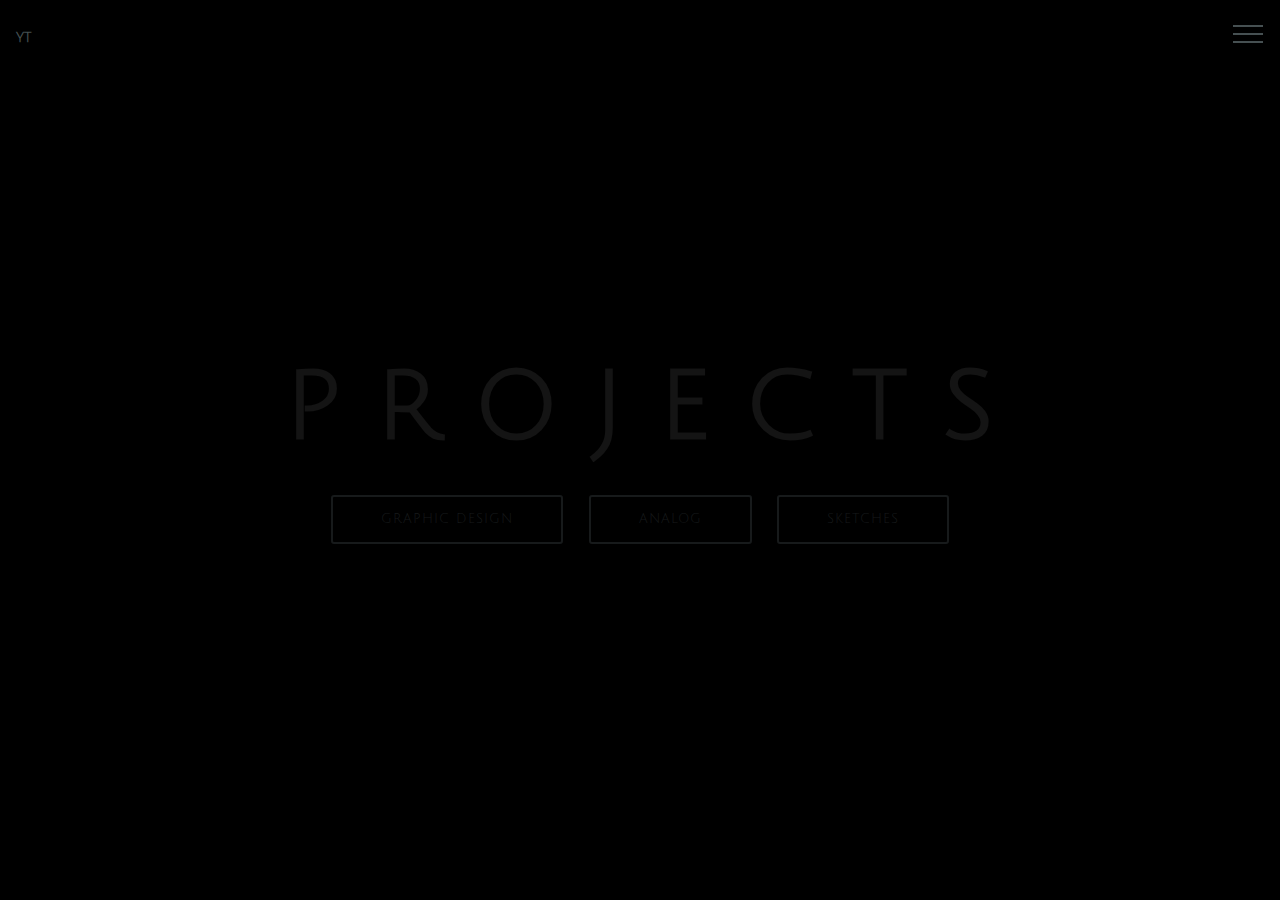
<file: page5.html>
<!DOCTYPE html>
<html >
<head>
  <!-- Site made with Mobirise Website Builder v4.8.3, https://mobirise.com -->
  <meta charset="UTF-8">
  <meta http-equiv="X-UA-Compatible" content="IE=edge">
  <meta name="generator" content="Mobirise v4.8.3, mobirise.com">
  <meta name="viewport" content="width=device-width, initial-scale=1, minimum-scale=1">
  <link rel="shortcut icon" href="assets/images/logo2.png" type="image/x-icon">
  <meta name="description" content="Web Site Creator Description">
  <title>Projects</title>
  <link rel="stylesheet" href="assets/web/assets/mobirise-icons/mobirise-icons.css">
  <link rel="stylesheet" href="assets/tether/tether.min.css">
  <link rel="stylesheet" href="assets/bootstrap/css/bootstrap.min.css">
  <link rel="stylesheet" href="assets/bootstrap/css/bootstrap-grid.min.css">
  <link rel="stylesheet" href="assets/bootstrap/css/bootstrap-reboot.min.css">
  <link rel="stylesheet" href="assets/dropdown/css/style.css">
  <link rel="stylesheet" href="assets/theme/css/style.css">
  <link rel="stylesheet" href="assets/mobirise/css/mbr-additional.css" type="text/css">
  
  
  
</head>
<body>

<!-- Google Analytics -->
<!-- Global site tag (gtag.js) - Google Analytics -->
<script async src="https://www.googletagmanager.com/gtag/js?id=UA-114916643-1"></script>
<script>
  window.dataLayer = window.dataLayer || [];
  function gtag(){dataLayer.push(arguments);}
  gtag('js', new Date());

  gtag('config', 'UA-114916643-1');
</script>


<!-- /Google Analytics -->


  <section class="cid-qK2HCXzgMB mbr-fullscreen" id="header2-3h">

    

    

    <div class="container align-center">
        <div class="row justify-content-md-center">
            <div class="mbr-white col-md-10">
                <h1 class="mbr-section-title mbr-bold pb-3 mbr-fonts-style display-5">
                    P R O J E C T S</h1>
                
                
                <div class="mbr-section-btn"><a class="btn btn-md btn-warning-outline display-1" href="page7.html">GRAPHIC DESIGN</a> <a class="btn btn-md btn-warning-outline display-1" href="page13.html">ANALOG</a> <a class="btn btn-md btn-warning-outline display-1" href="page16.html">SKETCHES</a></div>
            </div>
        </div>
    </div>
    
</section>

<section class="engine"><a href="https://mobiri.se/g">how to build a site</a></section><section class="menu cid-qK0lVLtQAW" once="menu" id="menu1-1s">

    

    <nav class="navbar navbar-expand beta-menu navbar-dropdown align-items-center navbar-fixed-top collapsed">
        <button class="navbar-toggler navbar-toggler-right" type="button" data-toggle="collapse" data-target="#navbarSupportedContent" aria-controls="navbarSupportedContent" aria-expanded="false" aria-label="Toggle navigation">
            <div class="hamburger">
                <span></span>
                <span></span>
                <span></span>
                <span></span>
            </div>
        </button>
        <div class="menu-logo">
            <div class="navbar-brand">
                
                <span class="navbar-caption-wrap"><a class="navbar-caption text-warning display-1" href="index.html">
                        YT</a></span>
            </div>
        </div>
        <div class="collapse navbar-collapse" id="navbarSupportedContent">
            <ul class="navbar-nav nav-dropdown nav-right" data-app-modern-menu="true"><li class="nav-item">
                    <a class="nav-link link text-success display-1" href="page6.html">About</a>
                </li><li class="nav-item dropdown">
                    <a class="nav-link link text-success display-1" href="page5.html">PROJECTS</a>
                </li><li class="nav-item"><a class="nav-link link text-success display-1" href="page3.html">Contact</a></li></ul>
            
        </div>
    </nav>
</section>


  <script src="assets/web/assets/jquery/jquery.min.js"></script>
  <script src="assets/popper/popper.min.js"></script>
  <script src="assets/tether/tether.min.js"></script>
  <script src="assets/bootstrap/js/bootstrap.min.js"></script>
  <script src="assets/smoothscroll/smooth-scroll.js"></script>
  <script src="assets/cookies-alert-plugin/cookies-alert-core.js"></script>
  <script src="assets/cookies-alert-plugin/cookies-alert-script.js"></script>
  <script src="assets/dropdown/js/script.min.js"></script>
  <script src="assets/touchswipe/jquery.touch-swipe.min.js"></script>
  <script src="assets/theme/js/script.js"></script>
  
  
 <div id="scrollToTop" class="scrollToTop mbr-arrow-up"><a style="text-align: center;"><i></i></a></div>
  <input name="cookieData" type="hidden" data-cookie-text="We use cookies to give you the best experience. Read our <a href='privacy.html'>cookie policy</a>.">
  </body>
</html>
</file>
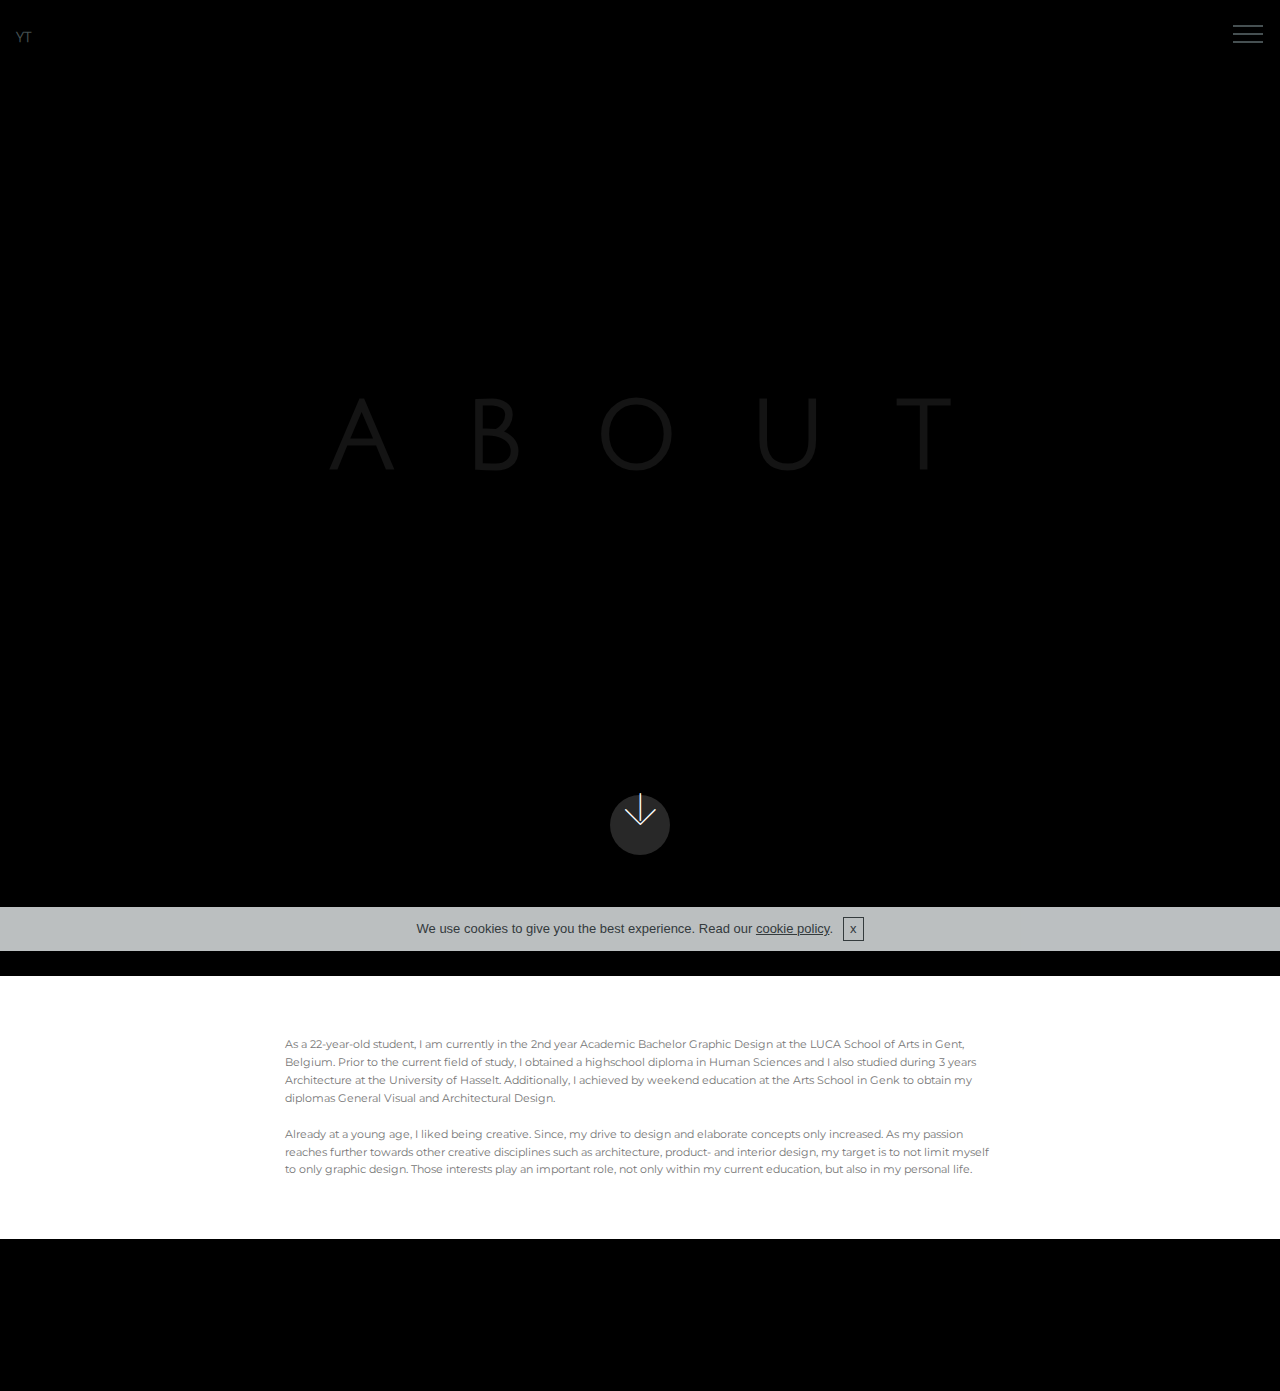
<file: page6.html>
<!DOCTYPE html>
<html >
<head>
  <!-- Site made with Mobirise Website Builder v4.8.3, https://mobirise.com -->
  <meta charset="UTF-8">
  <meta http-equiv="X-UA-Compatible" content="IE=edge">
  <meta name="generator" content="Mobirise v4.8.3, mobirise.com">
  <meta name="viewport" content="width=device-width, initial-scale=1, minimum-scale=1">
  <link rel="shortcut icon" href="assets/images/logo2.png" type="image/x-icon">
  <meta name="description" content="Website Builder Description">
  <title>About</title>
  <link rel="stylesheet" href="assets/web/assets/mobirise-icons/mobirise-icons.css">
  <link rel="stylesheet" href="assets/tether/tether.min.css">
  <link rel="stylesheet" href="assets/bootstrap/css/bootstrap.min.css">
  <link rel="stylesheet" href="assets/bootstrap/css/bootstrap-grid.min.css">
  <link rel="stylesheet" href="assets/bootstrap/css/bootstrap-reboot.min.css">
  <link rel="stylesheet" href="assets/dropdown/css/style.css">
  <link rel="stylesheet" href="assets/theme/css/style.css">
  <link rel="stylesheet" href="assets/mobirise/css/mbr-additional.css" type="text/css">
  
  
  
</head>
<body>

<!-- Google Analytics -->
<!-- Global site tag (gtag.js) - Google Analytics -->
<script async src="https://www.googletagmanager.com/gtag/js?id=UA-114916643-1"></script>
<script>
  window.dataLayer = window.dataLayer || [];
  function gtag(){dataLayer.push(arguments);}
  gtag('js', new Date());

  gtag('config', 'UA-114916643-1');
</script>


<!-- /Google Analytics -->


  <section class="cid-qK2H8tclOS mbr-fullscreen" id="header2-3g">

    

    

    <div class="container align-center">
        <div class="row justify-content-md-center">
            <div class="mbr-white col-md-10">
                <h1 class="mbr-section-title mbr-bold pb-3 mbr-fonts-style display-5">
                    A &nbsp;B &nbsp;O &nbsp;U &nbsp;T</h1>
                
                
                
            </div>
        </div>
    </div>
    <div class="mbr-arrow hidden-sm-down" aria-hidden="true">
        <a href="#next">
            <i class="mbri-down mbr-iconfont"></i>
        </a>
    </div>
</section>

<section class="engine"><a href="https://mobiri.se/c">website builder</a></section><section class="menu cid-qK0lVLtQAW" once="menu" id="menu1-1t">

    

    <nav class="navbar navbar-expand beta-menu navbar-dropdown align-items-center navbar-fixed-top collapsed">
        <button class="navbar-toggler navbar-toggler-right" type="button" data-toggle="collapse" data-target="#navbarSupportedContent" aria-controls="navbarSupportedContent" aria-expanded="false" aria-label="Toggle navigation">
            <div class="hamburger">
                <span></span>
                <span></span>
                <span></span>
                <span></span>
            </div>
        </button>
        <div class="menu-logo">
            <div class="navbar-brand">
                
                <span class="navbar-caption-wrap"><a class="navbar-caption text-warning display-1" href="index.html">
                        YT</a></span>
            </div>
        </div>
        <div class="collapse navbar-collapse" id="navbarSupportedContent">
            <ul class="navbar-nav nav-dropdown nav-right" data-app-modern-menu="true"><li class="nav-item">
                    <a class="nav-link link text-success display-1" href="page6.html">About</a>
                </li><li class="nav-item dropdown">
                    <a class="nav-link link text-success display-1" href="page5.html">PROJECTS</a>
                </li><li class="nav-item"><a class="nav-link link text-success display-1" href="page3.html">Contact</a></li></ul>
            
        </div>
    </nav>
</section>

<section class="mbr-section content5 cid-qK19PKTXz9" id="content5-1w">

    

    

    <div class="container">
        <div class="media-container-row">
            <div class="title col-12 col-md-8">
                
                
                
                
            </div>
        </div>
    </div>
</section>

<section class="mbr-section article content1 cid-qQpy3NcefX" id="content1-5u">
    
     

    <div class="container">
        <div class="media-container-row">
            <div class="mbr-text col-12 col-md-8 mbr-fonts-style display-7">As a 22-year-old student, I am currently in the 2nd year Academic Bachelor Graphic Design at the LUCA School of Arts in Gent, Belgium. Prior to the current field of study, I obtained a highschool diploma in Human Sciences and I also studied during 3 years Architecture at the University of Hasselt. Additionally, I achieved by weekend education at the Arts School in Genk to obtain my diplomas General Visual and Architectural Design.<div><br></div><div>Already at a young age, I liked being creative. Since, my drive to design and elaborate concepts only increased. As my passion reaches further towards other creative disciplines such as architecture, product- and interior design, my target is to not limit myself to only graphic design. Those interests play an important role, not only within my current education, but also in my personal life.&nbsp;</div></div>
        </div>
    </div>
</section>

<section class="mbr-section content5 cid-qK1akjMhmf" id="content5-1x">

    

    

    <div class="container">
        <div class="media-container-row">
            <div class="title col-12 col-md-8">
                
                
                
                
            </div>
        </div>
    </div>
</section>

<section class="mbr-section content5 cid-qK1f1s1YzJ" id="content5-20">

    

    

    <div class="container">
        <div class="media-container-row">
            <div class="title col-12 col-md-8">
                
                
                
                
            </div>
        </div>
    </div>
</section>


  <script src="assets/web/assets/jquery/jquery.min.js"></script>
  <script src="assets/popper/popper.min.js"></script>
  <script src="assets/tether/tether.min.js"></script>
  <script src="assets/bootstrap/js/bootstrap.min.js"></script>
  <script src="assets/smoothscroll/smooth-scroll.js"></script>
  <script src="assets/cookies-alert-plugin/cookies-alert-core.js"></script>
  <script src="assets/cookies-alert-plugin/cookies-alert-script.js"></script>
  <script src="assets/dropdown/js/script.min.js"></script>
  <script src="assets/touchswipe/jquery.touch-swipe.min.js"></script>
  <script src="assets/theme/js/script.js"></script>
  
  
 <div id="scrollToTop" class="scrollToTop mbr-arrow-up"><a style="text-align: center;"><i></i></a></div>
  <input name="cookieData" type="hidden" data-cookie-text="We use cookies to give you the best experience. Read our <a href='privacy.html'>cookie policy</a>.">
  </body>
</html>
</file>
<file: assets/web/assets/mobirise-icons/mobirise-icons.css>
@font-face {
  font-family: 'MobiriseIcons';
  src:  url('mobirise-icons.eot?spat4u');
  src:  url('mobirise-icons.eot?spat4u#iefix') format('embedded-opentype'),
    url('mobirise-icons.ttf?spat4u') format('truetype'),
    url('mobirise-icons.woff?spat4u') format('woff'),
    url('mobirise-icons.svg?spat4u#MobiriseIcons') format('svg');
  font-weight: normal;
  font-style: normal;
}

[class^="mbri-"], [class*=" mbri-"] {
  /* use !important to prevent issues with browser extensions that change fonts */
  font-family: MobiriseIcons !important;
  speak: none;
  font-style: normal;
  font-weight: normal;
  font-variant: normal;
  text-transform: none;
  line-height: 1;

  /* Better Font Rendering =========== */
  -webkit-font-smoothing: antialiased;
  -moz-osx-font-smoothing: grayscale;
}

.mbri-add-submenu:before {
  content: "\e900";
}
.mbri-alert:before {
  content: "\e901";
}
.mbri-align-center:before {
  content: "\e902";
}
.mbri-align-justify:before {
  content: "\e903";
}
.mbri-align-left:before {
  content: "\e904";
}
.mbri-align-right:before {
  content: "\e905";
}
.mbri-android:before {
  content: "\e906";
}
.mbri-apple:before {
  content: "\e907";
}
.mbri-arrow-down:before {
  content: "\e908";
}
.mbri-arrow-next:before {
  content: "\e909";
}
.mbri-arrow-prev:before {
  content: "\e90a";
}
.mbri-arrow-up:before {
  content: "\e90b";
}
.mbri-bold:before {
  content: "\e90c";
}
.mbri-bookmark:before {
  content: "\e90d";
}
.mbri-bootstrap:before {
  content: "\e90e";
}
.mbri-briefcase:before {
  content: "\e90f";
}
.mbri-browse:before {
  content: "\e910";
}
.mbri-bulleted-list:before {
  content: "\e911";
}
.mbri-calendar:before {
  content: "\e912";
}
.mbri-camera:before {
  content: "\e913";
}
.mbri-cart-add:before {
  content: "\e914";
}
.mbri-cart-full:before {
  content: "\e915";
}
.mbri-cash:before {
  content: "\e916";
}
.mbri-change-style:before {
  content: "\e917";
}
.mbri-chat:before {
  content: "\e918";
}
.mbri-clock:before {
  content: "\e919";
}
.mbri-close:before {
  content: "\e91a";
}
.mbri-cloud:before {
  content: "\e91b";
}
.mbri-code:before {
  content: "\e91c";
}
.mbri-contact-form:before {
  content: "\e91d";
}
.mbri-credit-card:before {
  content: "\e91e";
}
.mbri-cursor-click:before {
  content: "\e91f";
}
.mbri-cust-feedback:before {
  content: "\e920";
}
.mbri-database:before {
  content: "\e921";
}
.mbri-delivery:before {
  content: "\e922";
}
.mbri-desktop:before {
  content: "\e923";
}
.mbri-devices:before {
  content: "\e924";
}
.mbri-down:before {
  content: "\e925";
}
.mbri-download:before {
  content: "\e989";
}
.mbri-drag-n-drop:before {
  content: "\e927";
}
.mbri-drag-n-drop2:before {
  content: "\e928";
}
.mbri-edit:before {
  content: "\e929";
}
.mbri-edit2:before {
  content: "\e92a";
}
.mbri-error:before {
  content: "\e92b";
}
.mbri-extension:before {
  content: "\e92c";
}
.mbri-features:before {
  content: "\e92d";
}
.mbri-file:before {
  content: "\e92e";
}
.mbri-flag:before {
  content: "\e92f";
}
.mbri-folder:before {
  content: "\e930";
}
.mbri-gift:before {
  content: "\e931";
}
.mbri-github:before {
  content: "\e932";
}
.mbri-globe:before {
  content: "\e933";
}
.mbri-globe-2:before {
  content: "\e934";
}
.mbri-growing-chart:before {
  content: "\e935";
}
.mbri-hearth:before {
  content: "\e936";
}
.mbri-help:before {
  content: "\e937";
}
.mbri-home:before {
  content: "\e938";
}
.mbri-hot-cup:before {
  content: "\e939";
}
.mbri-idea:before {
  content: "\e93a";
}
.mbri-image-gallery:before {
  content: "\e93b";
}
.mbri-image-slider:before {
  content: "\e93c";
}
.mbri-info:before {
  content: "\e93d";
}
.mbri-italic:before {
  content: "\e93e";
}
.mbri-key:before {
  content: "\e93f";
}
.mbri-laptop:before {
  content: "\e940";
}
.mbri-layers:before {
  content: "\e941";
}
.mbri-left-right:before {
  content: "\e942";
}
.mbri-left:before {
  content: "\e943";
}
.mbri-letter:before {
  content: "\e944";
}
.mbri-like:before {
  content: "\e945";
}
.mbri-link:before {
  content: "\e946";
}
.mbri-lock:before {
  content: "\e947";
}
.mbri-login:before {
  content: "\e948";
}
.mbri-logout:before {
  content: "\e949";
}
.mbri-magic-stick:before {
  content: "\e94a";
}
.mbri-map-pin:before {
  content: "\e94b";
}
.mbri-menu:before {
  content: "\e94c";
}
.mbri-mobile:before {
  content: "\e94d";
}
.mbri-mobile2:before {
  content: "\e94e";
}
.mbri-mobirise:before {
  content: "\e94f";
}
.mbri-more-horizontal:before {
  content: "\e950";
}
.mbri-more-vertical:before {
  content: "\e951";
}
.mbri-music:before {
  content: "\e952";
}
.mbri-new-file:before {
  content: "\e953";
}
.mbri-numbered-list:before {
  content: "\e954";
}
.mbri-opened-folder:before {
  content: "\e955";
}
.mbri-pages:before {
  content: "\e956";
}
.mbri-paper-plane:before {
  content: "\e957";
}
.mbri-paperclip:before {
  content: "\e958";
}
.mbri-photo:before {
  content: "\e959";
}
.mbri-photos:before {
  content: "\e95a";
}
.mbri-pin:before {
  content: "\e95b";
}
.mbri-play:before {
  content: "\e95c";
}
.mbri-plus:before {
  content: "\e95d";
}
.mbri-preview:before {
  content: "\e95e";
}
.mbri-print:before {
  content: "\e95f";
}
.mbri-protect:before {
  content: "\e960";
}
.mbri-question:before {
  content: "\e961";
}
.mbri-quote-left:before {
  content: "\e962";
}
.mbri-quote-right:before {
  content: "\e963";
}
.mbri-refresh:before {
  content: "\e964";
}
.mbri-responsive:before {
  content: "\e965";
}
.mbri-right:before {
  content: "\e966";
}
.mbri-rocket:before {
  content: "\e967";
}
.mbri-sad-face:before {
  content: "\e968";
}
.mbri-sale:before {
  content: "\e969";
}
.mbri-save:before {
  content: "\e96a";
}
.mbri-search:before {
  content: "\e96b";
}
.mbri-setting:before {
  content: "\e96c";
}
.mbri-setting2:before {
  content: "\e96d";
}
.mbri-setting3:before {
  content: "\e96e";
}
.mbri-share:before {
  content: "\e96f";
}
.mbri-shopping-bag:before {
  content: "\e970";
}
.mbri-shopping-basket:before {
  content: "\e971";
}
.mbri-shopping-cart:before {
  content: "\e972";
}
.mbri-sites:before {
  content: "\e973";
}
.mbri-smile-face:before {
  content: "\e974";
}
.mbri-speed:before {
  content: "\e975";
}
.mbri-star:before {
  content: "\e976";
}
.mbri-success:before {
  content: "\e977";
}
.mbri-sun:before {
  content: "\e978";
}
.mbri-sun2:before {
  content: "\e979";
}
.mbri-tablet:before {
  content: "\e97a";
}
.mbri-tablet-vertical:before {
  content: "\e97b";
}
.mbri-target:before {
  content: "\e97c";
}
.mbri-timer:before {
  content: "\e97d";
}
.mbri-to-ftp:before {
  content: "\e97e";
}
.mbri-to-local-drive:before {
  content: "\e97f";
}
.mbri-touch-swipe:before {
  content: "\e980";
}
.mbri-touch:before {
  content: "\e981";
}
.mbri-trash:before {
  content: "\e982";
}
.mbri-underline:before {
  content: "\e983";
}
.mbri-unlink:before {
  content: "\e984";
}
.mbri-unlock:before {
  content: "\e985";
}
.mbri-up-down:before {
  content: "\e986";
}
.mbri-up:before {
  content: "\e987";
}
.mbri-update:before {
  content: "\e988";
}
.mbri-upload:before {
 content: "\e926"; 
}
.mbri-user:before {
  content: "\e98a";
}
.mbri-user2:before {
  content: "\e98b";
}
.mbri-users:before {
  content: "\e98c";
}
.mbri-video:before {
  content: "\e98d";
}
.mbri-video-play:before {
  content: "\e98e";
}
.mbri-watch:before {
  content: "\e98f";
}
.mbri-website-theme:before {
  content: "\e990";
}
.mbri-wifi:before {
  content: "\e991";
}
.mbri-windows:before {
  content: "\e992";
}
.mbri-zoom-out:before {
  content: "\e993";
}
.mbri-redo:before {
  content: "\e994";
}
.mbri-undo:before {
  content: "\e995";
}
</file>
<file: assets/dropdown/css/style.css>
.navbar-dropdown {
  left: 0;
  padding: 0;
  position: absolute;
  right: 0;
  top: 0;
  transition: all 0.45s ease;
  z-index: 1030;
  background: #282828; }
  .navbar-dropdown .navbar-logo {
    margin-right: 0.8rem;
    transition: margin 0.3s ease-in-out;
    vertical-align: middle; }
    .navbar-dropdown .navbar-logo img {
      height: 3.125rem;
      transition: all 0.3s ease-in-out; }
    .navbar-dropdown .navbar-logo.mbr-iconfont {
      font-size: 3.125rem;
      line-height: 3.125rem; }
  .navbar-dropdown .navbar-caption {
    font-weight: 700;
    white-space: normal;
    vertical-align: -4px;
    line-height: 3.125rem !important; }
    .navbar-dropdown .navbar-caption, .navbar-dropdown .navbar-caption:hover {
      color: inherit;
      text-decoration: none; }
  .navbar-dropdown .mbr-iconfont + .navbar-caption {
    vertical-align: -1px; }
  .navbar-dropdown.navbar-fixed-top {
    position: fixed; }
  .navbar-dropdown .navbar-brand span {
    vertical-align: -4px; }
  .navbar-dropdown.bg-color.transparent {
    background: none; }
  .navbar-dropdown.navbar-short .navbar-brand {
    padding: 0.625rem 0; }
    .navbar-dropdown.navbar-short .navbar-brand span {
      vertical-align: -1px; }
  .navbar-dropdown.navbar-short .navbar-caption {
    line-height: 2.375rem !important;
    vertical-align: -2px; }
  .navbar-dropdown.navbar-short .navbar-logo {
    margin-right: 0.5rem; }
    .navbar-dropdown.navbar-short .navbar-logo img {
      height: 2.375rem; }
    .navbar-dropdown.navbar-short .navbar-logo.mbr-iconfont {
      font-size: 2.375rem;
      line-height: 2.375rem; }
  .navbar-dropdown.navbar-short .mbr-table-cell {
    height: 3.625rem; }
  .navbar-dropdown .navbar-close {
    left: 0.6875rem;
    position: fixed;
    top: 0.75rem;
    z-index: 1000; }
  .navbar-dropdown .hamburger-icon {
    content: "";
    display: inline-block;
    vertical-align: middle;
    width: 16px;
    -webkit-box-shadow: 0 -6px 0 1px #282828,0 0 0 1px #282828,0 6px 0 1px #282828;
    -moz-box-shadow: 0 -6px 0 1px #282828,0 0 0 1px #282828,0 6px 0 1px #282828;
    box-shadow: 0 -6px 0 1px #282828,0 0 0 1px #282828,0 6px 0 1px #282828; }

.dropdown-menu .dropdown-toggle[data-toggle="dropdown-submenu"]::after {
  border-bottom: 0.35em solid transparent;
  border-left: 0.35em solid;
  border-right: 0;
  border-top: 0.35em solid transparent;
  margin-left: 0.3rem; }

.dropdown-menu .dropdown-item:focus {
  outline: 0; }

.nav-dropdown {
  font-size: 0.75rem;
  font-weight: 500;
  height: auto !important; }
  .nav-dropdown .nav-btn {
    padding-left: 1rem; }
  .nav-dropdown .link {
    margin: .667em 1.667em;
    font-weight: 500;
    padding: 0;
    transition: color .2s ease-in-out; }
    .nav-dropdown .link.dropdown-toggle {
      margin-right: 2.583em; }
      .nav-dropdown .link.dropdown-toggle::after {
        margin-left: .25rem;
        border-top: 0.35em solid;
        border-right: 0.35em solid transparent;
        border-left: 0.35em solid transparent;
        border-bottom: 0; }
      .nav-dropdown .link.dropdown-toggle[aria-expanded="true"] {
        margin: 0;
        padding: 0.667em 3.263em  0.667em 1.667em; }
  .nav-dropdown .link::after,
  .nav-dropdown .dropdown-item::after {
    color: inherit; }
  .nav-dropdown .btn {
    font-size: 0.75rem;
    font-weight: 700;
    letter-spacing: 0;
    margin-bottom: 0;
    padding-left: 1.25rem;
    padding-right: 1.25rem; }
  .nav-dropdown .dropdown-menu {
    border-radius: 0;
    border: 0;
    left: 0;
    margin: 0;
    padding-bottom: 1.25rem;
    padding-top: 1.25rem;
    position: relative; }
  .nav-dropdown .dropdown-submenu {
    margin-left: 0.125rem;
    top: 0; }
  .nav-dropdown .dropdown-item {
    font-weight: 500;
    line-height: 2;
    padding: 0.3846em 4.615em 0.3846em 1.5385em;
    position: relative;
    transition: color .2s ease-in-out, background-color .2s ease-in-out; }
    .nav-dropdown .dropdown-item::after {
      margin-top: -0.3077em;
      position: absolute;
      right: 1.1538em;
      top: 50%; }
    .nav-dropdown .dropdown-item:focus, .nav-dropdown .dropdown-item:hover {
      background: none; }

@media (max-width: 767px) {
  .nav-dropdown.navbar-toggleable-sm {
    bottom: 0;
    display: none;
    left: 0;
    overflow-x: hidden;
    position: fixed;
    top: 0;
    transform: translateX(-100%);
    -ms-transform: translateX(-100%);
    -webkit-transform: translateX(-100%);
    width: 18.75rem;
    z-index: 999; } }
.nav-dropdown.navbar-toggleable-xl {
  bottom: 0;
  display: none;
  left: 0;
  overflow-x: hidden;
  position: fixed;
  top: 0;
  transform: translateX(-100%);
  -ms-transform: translateX(-100%);
  -webkit-transform: translateX(-100%);
  width: 18.75rem;
  z-index: 999; }

.nav-dropdown-sm {
  display: block !important;
  overflow-x: hidden;
  overflow: auto;
  padding-top: 3.875rem; }
  .nav-dropdown-sm::after {
    content: "";
    display: block;
    height: 3rem;
    width: 100%; }
  .nav-dropdown-sm.collapse.in ~ .navbar-close {
    display: block !important; }
  .nav-dropdown-sm.collapsing, .nav-dropdown-sm.collapse.in {
    transform: translateX(0);
    -ms-transform: translateX(0);
    -webkit-transform: translateX(0);
    transition: all 0.25s ease-out;
    -webkit-transition: all 0.25s ease-out;
    background: #282828; }
  .nav-dropdown-sm.collapsing[aria-expanded="false"] {
    transform: translateX(-100%);
    -ms-transform: translateX(-100%);
    -webkit-transform: translateX(-100%); }
  .nav-dropdown-sm .nav-item {
    display: block;
    margin-left: 0 !important;
    padding-left: 0; }
  .nav-dropdown-sm .link,
  .nav-dropdown-sm .dropdown-item {
    border-top: 1px dotted rgba(255, 255, 255, 0.1);
    font-size: 0.8125rem;
    line-height: 1.6;
    margin: 0 !important;
    padding: 0.875rem 2.4rem 0.875rem 1.5625rem !important;
    position: relative;
    white-space: normal; }
    .nav-dropdown-sm .link:focus, .nav-dropdown-sm .link:hover,
    .nav-dropdown-sm .dropdown-item:focus,
    .nav-dropdown-sm .dropdown-item:hover {
      background: rgba(0, 0, 0, 0.2) !important;
      color: #c0a375; }
  .nav-dropdown-sm .nav-btn {
    position: relative;
    padding: 1.5625rem 1.5625rem 0 1.5625rem; }
    .nav-dropdown-sm .nav-btn::before {
      border-top: 1px dotted rgba(255, 255, 255, 0.1);
      content: "";
      left: 0;
      position: absolute;
      top: 0;
      width: 100%; }
    .nav-dropdown-sm .nav-btn + .nav-btn {
      padding-top: 0.625rem; }
      .nav-dropdown-sm .nav-btn + .nav-btn::before {
        display: none; }
  .nav-dropdown-sm .btn {
    padding: 0.625rem 0; }
  .nav-dropdown-sm .dropdown-toggle[data-toggle="dropdown-submenu"]::after {
    margin-left: .25rem;
    border-top: 0.35em solid;
    border-right: 0.35em solid transparent;
    border-left: 0.35em solid transparent;
    border-bottom: 0; }
  .nav-dropdown-sm .dropdown-toggle[data-toggle="dropdown-submenu"][aria-expanded="true"]::after {
    border-top: 0;
    border-right: 0.35em solid transparent;
    border-left: 0.35em solid transparent;
    border-bottom: 0.35em solid; }
  .nav-dropdown-sm .dropdown-menu {
    margin: 0;
    padding: 0;
    position: relative;
    top: 0;
    left: 0;
    width: 100%;
    border: 0;
    float: none;
    border-radius: 0;
    background: none; }
  .nav-dropdown-sm .dropdown-submenu {
    left: 100%;
    margin-left: 0.125rem;
    margin-top: -1.25rem;
    top: 0; }

.navbar-toggleable-sm .nav-dropdown .dropdown-menu {
  position: absolute; }

.navbar-toggleable-sm .nav-dropdown .dropdown-submenu {
  left: 100%;
  margin-left: 0.125rem;
  margin-top: -1.25rem;
  top: 0; }

.navbar-toggleable-sm.opened .nav-dropdown .dropdown-menu {
  position: relative; }

.navbar-toggleable-sm.opened .nav-dropdown .dropdown-submenu {
  left: 0;
  margin-left: 00rem;
  margin-top: 0rem;
  top: 0; }

.is-builder .nav-dropdown.collapsing {
  transition: none !important; }

/*# sourceMappingURL=style.css.map */
</file>
<file: assets/theme/css/style.css>
/*!
 * Mobirise v4 theme (https://mobirise.com/)
 * Copyright 2017 Mobirise
 */section{background-color:#eeeeee}section,.container,.container-fluid{position:relative;word-wrap:break-word}a.mbr-iconfont:hover{text-decoration:none}.article .lead p,.article .lead ul,.article .lead ol,.article .lead pre,.article .lead blockquote{margin-bottom:0}a{font-style:normal;font-weight:400;cursor:pointer}a,a:hover{text-decoration:none}figure{margin-bottom:0}body{color:#232323}h1,h2,h3,h4,h5,h6,.h1,.h2,.h3,.h4,.h5,.h6,.display-1,.display-2,.display-3,.display-4{line-height:1;word-break:break-word;word-wrap:break-word}b,strong{font-weight:bold}blockquote{padding:10px 0 10px 20px;position:relative;border-left:2px solid;border-color:#ff3366}input:-webkit-autofill,input:-webkit-autofill:hover,input:-webkit-autofill:focus,input:-webkit-autofill:active{transition-delay:9999s;transition-property:background-color, color}textarea[type="hidden"]{display:none}body{position:relative}section{background-position:50% 50%;background-repeat:no-repeat;background-size:cover}section .mbr-background-video,section .mbr-background-video-preview{position:absolute;bottom:0;left:0;right:0;top:0}.hidden{visibility:hidden}.mbr-z-index20{z-index:20}/*! Base colors */.mbr-white{color:#ffffff}.mbr-black{color:#000000}.mbr-bg-white{background-color:#ffffff}.mbr-bg-black{background-color:#000000}/*! Text-aligns */.align-left{text-align:left}.align-center{text-align:center}.align-right{text-align:right}@media (max-width: 767px){.align-left,.align-center,.align-right,.mbr-section-btn,.mbr-section-title{text-align:center}}/*! Font-weight  */.mbr-light{font-weight:300}.mbr-regular{font-weight:400}.mbr-semibold{font-weight:500}.mbr-bold{font-weight:700}/*! Media  */.media-size-item{-webkit-flex:1 1 auto;-moz-flex:1 1 auto;-ms-flex:1 1 auto;-o-flex:1 1 auto;flex:1 1 auto}.media-content{-webkit-flex-basis:100%;flex-basis:100%}.media-container-row{display:-ms-flexbox;display:-webkit-flex;display:flex;-webkit-flex-direction:row;-ms-flex-direction:row;flex-direction:row;-webkit-flex-wrap:wrap;-ms-flex-wrap:wrap;flex-wrap:wrap;-webkit-justify-content:center;-ms-flex-pack:center;justify-content:center;-webkit-align-content:center;-ms-flex-line-pack:center;align-content:center;-webkit-align-items:start;-ms-flex-align:start;align-items:start}.media-container-row .media-size-item{width:400px}.media-container-column{display:-ms-flexbox;display:-webkit-flex;display:flex;-webkit-flex-direction:column;-ms-flex-direction:column;flex-direction:column;-webkit-flex-wrap:wrap;-ms-flex-wrap:wrap;flex-wrap:wrap;-webkit-justify-content:center;-ms-flex-pack:center;justify-content:center;-webkit-align-content:center;-ms-flex-line-pack:center;align-content:center;-webkit-align-items:stretch;-ms-flex-align:stretch;align-items:stretch}.media-container-column>*{width:100%}@media (min-width: 992px){.media-container-row{-webkit-flex-wrap:nowrap;-ms-flex-wrap:nowrap;flex-wrap:nowrap}}figure{overflow:hidden}figure[mbr-media-size]{transition:width 0.1s}.mbr-figure img,.mbr-figure iframe{display:block;width:100%}.card{background-color:transparent;border:none}.card-img{text-align:center;flex-shrink:0;-webkit-flex-shrink:0}.media{max-width:100%;margin:0 auto}.mbr-figure{-ms-flex-item-align:center;-ms-grid-row-align:center;-webkit-align-self:center;align-self:center}.media-container>div{max-width:100%}.mbr-figure img,.card-img img{width:100%}@media (max-width: 991px){.media-size-item{width:auto !important}.media{width:auto}.mbr-figure{width:100% !important}}/*! Buttons */.mbr-section-btn{margin-left:-.25rem;margin-right:-.25rem;font-size:0}nav .mbr-section-btn{margin-left:0rem;margin-right:0rem}/*! Btn icon margin */.btn .mbr-iconfont,.btn.btn-sm .mbr-iconfont{cursor:pointer;margin-right:0.5rem}.btn.btn-md .mbr-iconfont,.btn.btn-md .mbr-iconfont{margin-right:0.8rem}.mbr-regular{font-weight:400}.mbr-semibold{font-weight:500}.mbr-bold{font-weight:700}[type="submit"]{-webkit-appearance:none}/*! Full-screen */.mbr-fullscreen .mbr-overlay{min-height:100vh}.mbr-fullscreen{display:flex;display:-webkit-flex;display:-moz-flex;display:-ms-flex;display:-o-flex;align-items:center;-webkit-align-items:center;min-height:100vh;padding-top:3rem;padding-bottom:3rem}/*! Map */.map{height:25rem;position:relative}.map iframe{width:100%;height:100%}.form-asterisk{font-family:initial;position:absolute;top:-2px;font-weight:normal}/*! Scroll to top arrow */.mbr-arrow-up{bottom:25px;right:90px;position:fixed;text-align:right;z-index:5000;color:#ffffff;font-size:32px;transform:rotate(180deg);-webkit-transform:rotate(180deg)}.mbr-arrow-up a{background:rgba(0,0,0,0.2);border-radius:3px;color:#fff;display:inline-block;height:60px;width:60px;outline-style:none !important;position:relative;text-decoration:none;transition:all .3s ease-in-out;cursor:pointer;text-align:center}.mbr-arrow-up a:hover{background-color:rgba(0,0,0,0.4)}.mbr-arrow-up a i{line-height:60px}.mbr-arrow-up-icon{display:block;color:#fff}.mbr-arrow-up-icon::before{content:"\203a";display:inline-block;font-family:serif;font-size:32px;line-height:1;font-style:normal;position:relative;top:6px;left:-4px;-webkit-transform:rotate(-90deg);transform:rotate(-90deg)}/*! Arrow Down */.mbr-arrow{position:absolute;bottom:45px;left:50%;width:60px;height:60px;cursor:pointer;background-color:rgba(80,80,80,0.5);border-radius:50%;-webkit-transform:translateX(-50%);transform:translateX(-50%)}.mbr-arrow>a{display:inline-block;text-decoration:none;outline-style:none;-webkit-animation:arrowdown 1.7s ease-in-out infinite;animation:arrowdown 1.7s ease-in-out infinite}.mbr-arrow>a>i{position:absolute;top:-2px;left:15px;font-size:2rem}@keyframes arrowdown{0%{transform:translateY(0px);-webkit-transform:translateY(0px)}50%{transform:translateY(-5px);-webkit-transform:translateY(-5px)}100%{transform:translateY(0px);-webkit-transform:translateY(0px)}}@-webkit-keyframes arrowdown{0%{transform:translateY(0px);-webkit-transform:translateY(0px)}50%{transform:translateY(-5px);-webkit-transform:translateY(-5px)}100%{transform:translateY(0px);-webkit-transform:translateY(0px)}}@media (max-width: 500px){.mbr-arrow-up{left:50%;right:auto;transform:translateX(-50%) rotate(180deg);-webkit-transform:translateX(-50%) rotate(180deg)}}@keyframes gradient-animation{from{background-position:0% 100%;animation-timing-function:ease-in-out}to{background-position:100% 0%;animation-timing-function:ease-in-out}}@-webkit-keyframes gradient-animation{from{background-position:0% 100%;animation-timing-function:ease-in-out}to{background-position:100% 0%;animation-timing-function:ease-in-out}}.bg-gradient{background-size:200% 200%;animation:gradient-animation 5s infinite alternate;-webkit-animation:gradient-animation 5s infinite alternate}.menu .navbar-brand{display:-webkit-flex}.menu .navbar-brand span{display:flex;display:-webkit-flex}.menu .navbar-brand .navbar-caption-wrap{display:-webkit-flex}.menu .navbar-brand .navbar-logo img{display:-webkit-flex}@media (min-width: 768px) and (max-width: 991px){.menu .navbar-toggleable-sm .navbar-nav{display:-webkit-box;display:-webkit-flex;display:-ms-flexbox}}@media (min-width: 992px){.menu .navbar-nav.nav-dropdown{display:-webkit-flex}.menu .navbar-toggleable-sm .navbar-collapse{display:-webkit-flex !important}}.navbar{display:-webkit-flex;-webkit-flex-wrap:wrap;-webkit-align-items:center;-webkit-justify-content:space-between}.navbar-collapse{-webkit-flex-basis:100%;-webkit-flex-grow:1;-webkit-align-items:center}.nav-dropdown .link{padding:.667em 1.667em !important;margin:0 !important}.nav{display:-webkit-flex;-webkit-flex-wrap:wrap}.row{display:-webkit-flex;-webkit-flex-wrap:wrap}.justify-content-center{-webkit-justify-content:center}.form-inline{display:-webkit-flex;-webkit-flex-flow:row wrap;-webkit-align-items:center}.card-wrapper{flex:1;-webkit-flex:1}.carousel-control{display:-webkit-flex;-webkit-align-items:center;-webkit-justify-content:center}.carousel-controls{display:-webkit-flex}.media{display:-webkit-flex}
/*# sourceMappingURL=style.css.map */
.engine {
	position: absolute;
	text-indent: -2400px;
	text-align: center;
	padding: 0;
	top: 0;
	left: -2400px;
}
</file>
<file: assets/mobirise/css/mbr-additional.css>
@import url(https://fonts.googleapis.com/css?family=Julius+Sans+One:400);
@import url(https://fonts.googleapis.com/css?family=Montserrat:100,100i,200,200i,300,300i,400,400i,500,500i,600,600i,700,700i,800,800i,900,900i);
@import url(https://fonts.googleapis.com/css?family=Rubik:300,300i,400,400i,500,500i,700,700i,900,900i);





body {
  font-style: normal;
  line-height: 1.5;
}
.mbr-section-title {
  font-style: normal;
  line-height: 1.2;
}
.mbr-section-subtitle {
  line-height: 1.3;
}
.mbr-text {
  font-style: normal;
  line-height: 1.6;
}
.display-1 {
  font-family: 'Julius Sans One', sans-serif;
  font-size: 0.8rem;
}
.display-1 > .mbr-iconfont {
  font-size: 1.28rem;
}
.display-2 {
  font-family: 'Julius Sans One', sans-serif;
  font-size: 1.6rem;
}
.display-2 > .mbr-iconfont {
  font-size: 2.56rem;
}
.display-4 {
  font-family: 'Rubik', sans-serif;
  font-size: 1rem;
}
.display-4 > .mbr-iconfont {
  font-size: 1.6rem;
}
.display-5 {
  font-family: 'Julius Sans One', sans-serif;
  font-size: 6rem;
}
.display-5 > .mbr-iconfont {
  font-size: 9.6rem;
}
.display-7 {
  font-family: 'Montserrat', sans-serif;
  font-size: 0.7rem;
}
.display-7 > .mbr-iconfont {
  font-size: 1.12rem;
}
/* ---- Fluid typography for mobile devices ---- */
/* 1.4 - font scale ratio ( bootstrap == 1.42857 ) */
/* 100vw - current viewport width */
/* (48 - 20)  48 == 48rem == 768px, 20 == 20rem == 320px(minimal supported viewport) */
/* 0.65 - min scale variable, may vary */
@media (max-width: 768px) {
  .display-1 {
    font-size: 0.64rem;
    font-size: calc( 0.93rem + (0.8 - 0.93) * ((100vw - 20rem) / (48 - 20)));
    line-height: calc( 1.4 * (0.93rem + (0.8 - 0.93) * ((100vw - 20rem) / (48 - 20))));
  }
  .display-2 {
    font-size: 1.28rem;
    font-size: calc( 1.21rem + (1.6 - 1.21) * ((100vw - 20rem) / (48 - 20)));
    line-height: calc( 1.4 * (1.21rem + (1.6 - 1.21) * ((100vw - 20rem) / (48 - 20))));
  }
  .display-4 {
    font-size: 0.8rem;
    font-size: calc( 1rem + (1 - 1) * ((100vw - 20rem) / (48 - 20)));
    line-height: calc( 1.4 * (1rem + (1 - 1) * ((100vw - 20rem) / (48 - 20))));
  }
  .display-5 {
    font-size: 4.8rem;
    font-size: calc( 2.75rem + (6 - 2.75) * ((100vw - 20rem) / (48 - 20)));
    line-height: calc( 1.4 * (2.75rem + (6 - 2.75) * ((100vw - 20rem) / (48 - 20))));
  }
}
/* Buttons */
.btn {
  font-weight: 500;
  border-width: 2px;
  font-style: normal;
  letter-spacing: 1px;
  margin: .4rem .8rem;
  white-space: normal;
  -webkit-transition: all 0.3s ease-in-out;
  -moz-transition: all 0.3s ease-in-out;
  transition: all 0.3s ease-in-out;
  display: inline-flex;
  align-items: center;
  justify-content: center;
  word-break: break-word;
  -webkit-align-items: center;
  -webkit-justify-content: center;
  display: -webkit-inline-flex;
  padding: 1rem 3rem;
  border-radius: 3px;
}
.btn-sm {
  font-weight: 500;
  letter-spacing: 1px;
  -webkit-transition: all 0.3s ease-in-out;
  -moz-transition: all 0.3s ease-in-out;
  transition: all 0.3s ease-in-out;
  padding: 0.6rem 1.5rem;
  border-radius: 3px;
}
.btn-md {
  font-weight: 500;
  letter-spacing: 1px;
  margin: .4rem .8rem !important;
  -webkit-transition: all 0.3s ease-in-out;
  -moz-transition: all 0.3s ease-in-out;
  transition: all 0.3s ease-in-out;
  padding: 1rem 3rem;
  border-radius: 3px;
}
.btn-lg {
  font-weight: 500;
  letter-spacing: 1px;
  margin: .4rem .8rem !important;
  -webkit-transition: all 0.3s ease-in-out;
  -moz-transition: all 0.3s ease-in-out;
  transition: all 0.3s ease-in-out;
  padding: 1.2rem 3.2rem;
  border-radius: 3px;
}
.bg-primary {
  background-color: #149dcc !important;
}
.bg-success {
  background-color: #cccccc !important;
}
.bg-info {
  background-color: #5b686b !important;
}
.bg-warning {
  background-color: #465052 !important;
}
.bg-danger {
  background-color: #b1a374 !important;
}
.btn-primary,
.btn-primary:active {
  background-color: #149dcc !important;
  border-color: #149dcc !important;
  color: #ffffff !important;
}
.btn-primary:hover,
.btn-primary:focus,
.btn-primary.focus,
.btn-primary.active {
  color: #ffffff !important;
  background-color: #0d6786 !important;
  border-color: #0d6786 !important;
}
.btn-primary.disabled,
.btn-primary:disabled {
  color: #ffffff !important;
  background-color: #0d6786 !important;
  border-color: #0d6786 !important;
}
.btn-secondary,
.btn-secondary:active {
  background-color: #ff3366 !important;
  border-color: #ff3366 !important;
  color: #ffffff !important;
}
.btn-secondary:hover,
.btn-secondary:focus,
.btn-secondary.focus,
.btn-secondary.active {
  color: #ffffff !important;
  background-color: #e50039 !important;
  border-color: #e50039 !important;
}
.btn-secondary.disabled,
.btn-secondary:disabled {
  color: #ffffff !important;
  background-color: #e50039 !important;
  border-color: #e50039 !important;
}
.btn-info,
.btn-info:active {
  background-color: #5b686b !important;
  border-color: #5b686b !important;
  color: #ffffff !important;
}
.btn-info:hover,
.btn-info:focus,
.btn-info.focus,
.btn-info.active {
  color: #ffffff !important;
  background-color: #384042 !important;
  border-color: #384042 !important;
}
.btn-info.disabled,
.btn-info:disabled {
  color: #ffffff !important;
  background-color: #384042 !important;
  border-color: #384042 !important;
}
.btn-success,
.btn-success:active {
  background-color: #cccccc !important;
  border-color: #cccccc !important;
  color: #4d4d4d !important;
}
.btn-success:hover,
.btn-success:focus,
.btn-success.focus,
.btn-success.active {
  color: #4d4d4d !important;
  background-color: #a6a6a6 !important;
  border-color: #a6a6a6 !important;
}
.btn-success.disabled,
.btn-success:disabled {
  color: #4d4d4d !important;
  background-color: #a6a6a6 !important;
  border-color: #a6a6a6 !important;
}
.btn-warning,
.btn-warning:active {
  background-color: #465052 !important;
  border-color: #465052 !important;
  color: #ffffff !important;
}
.btn-warning:hover,
.btn-warning:focus,
.btn-warning.focus,
.btn-warning.active {
  color: #ffffff !important;
  background-color: #232829 !important;
  border-color: #232829 !important;
}
.btn-warning.disabled,
.btn-warning:disabled {
  color: #ffffff !important;
  background-color: #232829 !important;
  border-color: #232829 !important;
}
.btn-danger,
.btn-danger:active {
  background-color: #b1a374 !important;
  border-color: #b1a374 !important;
  color: #ffffff !important;
}
.btn-danger:hover,
.btn-danger:focus,
.btn-danger.focus,
.btn-danger.active {
  color: #ffffff !important;
  background-color: #8b7d4e !important;
  border-color: #8b7d4e !important;
}
.btn-danger.disabled,
.btn-danger:disabled {
  color: #ffffff !important;
  background-color: #8b7d4e !important;
  border-color: #8b7d4e !important;
}
.btn-white {
  color: #333333 !important;
}
.btn-white,
.btn-white:active {
  background-color: #ffffff !important;
  border-color: #ffffff !important;
  color: #808080 !important;
}
.btn-white:hover,
.btn-white:focus,
.btn-white.focus,
.btn-white.active {
  color: #808080 !important;
  background-color: #d9d9d9 !important;
  border-color: #d9d9d9 !important;
}
.btn-white.disabled,
.btn-white:disabled {
  color: #808080 !important;
  background-color: #d9d9d9 !important;
  border-color: #d9d9d9 !important;
}
.btn-black,
.btn-black:active {
  background-color: #333333 !important;
  border-color: #333333 !important;
  color: #ffffff !important;
}
.btn-black:hover,
.btn-black:focus,
.btn-black.focus,
.btn-black.active {
  color: #ffffff !important;
  background-color: #0d0d0d !important;
  border-color: #0d0d0d !important;
}
.btn-black.disabled,
.btn-black:disabled {
  color: #ffffff !important;
  background-color: #0d0d0d !important;
  border-color: #0d0d0d !important;
}
.btn-primary-outline,
.btn-primary-outline:active {
  background: none;
  border-color: #0b566f;
  color: #0b566f;
}
.btn-primary-outline:hover,
.btn-primary-outline:focus,
.btn-primary-outline.focus,
.btn-primary-outline.active {
  color: #ffffff;
  background-color: #149dcc;
  border-color: #149dcc;
}
.btn-primary-outline.disabled,
.btn-primary-outline:disabled {
  color: #ffffff !important;
  background-color: #149dcc !important;
  border-color: #149dcc !important;
}
.btn-secondary-outline,
.btn-secondary-outline:active {
  background: none;
  border-color: #cc0033;
  color: #cc0033;
}
.btn-secondary-outline:hover,
.btn-secondary-outline:focus,
.btn-secondary-outline.focus,
.btn-secondary-outline.active {
  color: #ffffff;
  background-color: #ff3366;
  border-color: #ff3366;
}
.btn-secondary-outline.disabled,
.btn-secondary-outline:disabled {
  color: #ffffff !important;
  background-color: #ff3366 !important;
  border-color: #ff3366 !important;
}
.btn-info-outline,
.btn-info-outline:active {
  background: none;
  border-color: #2c3234;
  color: #2c3234;
}
.btn-info-outline:hover,
.btn-info-outline:focus,
.btn-info-outline.focus,
.btn-info-outline.active {
  color: #ffffff;
  background-color: #5b686b;
  border-color: #5b686b;
}
.btn-info-outline.disabled,
.btn-info-outline:disabled {
  color: #ffffff !important;
  background-color: #5b686b !important;
  border-color: #5b686b !important;
}
.btn-success-outline,
.btn-success-outline:active {
  background: none;
  border-color: #999999;
  color: #999999;
}
.btn-success-outline:hover,
.btn-success-outline:focus,
.btn-success-outline.focus,
.btn-success-outline.active {
  color: #4d4d4d;
  background-color: #cccccc;
  border-color: #cccccc;
}
.btn-success-outline.disabled,
.btn-success-outline:disabled {
  color: #4d4d4d !important;
  background-color: #cccccc !important;
  border-color: #cccccc !important;
}
.btn-warning-outline,
.btn-warning-outline:active {
  background: none;
  border-color: #171a1b;
  color: #171a1b;
}
.btn-warning-outline:hover,
.btn-warning-outline:focus,
.btn-warning-outline.focus,
.btn-warning-outline.active {
  color: #ffffff;
  background-color: #465052;
  border-color: #465052;
}
.btn-warning-outline.disabled,
.btn-warning-outline:disabled {
  color: #ffffff !important;
  background-color: #465052 !important;
  border-color: #465052 !important;
}
.btn-danger-outline,
.btn-danger-outline:active {
  background: none;
  border-color: #7a6e45;
  color: #7a6e45;
}
.btn-danger-outline:hover,
.btn-danger-outline:focus,
.btn-danger-outline.focus,
.btn-danger-outline.active {
  color: #ffffff;
  background-color: #b1a374;
  border-color: #b1a374;
}
.btn-danger-outline.disabled,
.btn-danger-outline:disabled {
  color: #ffffff !important;
  background-color: #b1a374 !important;
  border-color: #b1a374 !important;
}
.btn-black-outline,
.btn-black-outline:active {
  background: none;
  border-color: #000000;
  color: #000000;
}
.btn-black-outline:hover,
.btn-black-outline:focus,
.btn-black-outline.focus,
.btn-black-outline.active {
  color: #ffffff;
  background-color: #333333;
  border-color: #333333;
}
.btn-black-outline.disabled,
.btn-black-outline:disabled {
  color: #ffffff !important;
  background-color: #333333 !important;
  border-color: #333333 !important;
}
.btn-white-outline,
.btn-white-outline:active,
.btn-white-outline.active {
  background: none;
  border-color: #ffffff;
  color: #ffffff;
}
.btn-white-outline:hover,
.btn-white-outline:focus,
.btn-white-outline.focus {
  color: #333333;
  background-color: #ffffff;
  border-color: #ffffff;
}
.text-primary {
  color: #149dcc !important;
}
.text-secondary {
  color: #ff3366 !important;
}
.text-success {
  color: #cccccc !important;
}
.text-info {
  color: #5b686b !important;
}
.text-warning {
  color: #465052 !important;
}
.text-danger {
  color: #b1a374 !important;
}
.text-white {
  color: #ffffff !important;
}
.text-black {
  color: #000000 !important;
}
a.text-primary:hover,
a.text-primary:focus {
  color: #0b566f !important;
}
a.text-secondary:hover,
a.text-secondary:focus {
  color: #cc0033 !important;
}
a.text-success:hover,
a.text-success:focus {
  color: #999999 !important;
}
a.text-info:hover,
a.text-info:focus {
  color: #2c3234 !important;
}
a.text-warning:hover,
a.text-warning:focus {
  color: #171a1b !important;
}
a.text-danger:hover,
a.text-danger:focus {
  color: #7a6e45 !important;
}
a.text-white:hover,
a.text-white:focus {
  color: #b3b3b3 !important;
}
a.text-black:hover,
a.text-black:focus {
  color: #4d4d4d !important;
}
.alert-success {
  background-color: #70c770;
}
.alert-info {
  background-color: #5b686b;
}
.alert-warning {
  background-color: #465052;
}
.alert-danger {
  background-color: #b1a374;
}
.mbr-section-btn a.btn:not(.btn-form):hover,
.mbr-section-btn a.btn:not(.btn-form):focus {
  box-shadow: none !important;
}
.mbr-gallery-filter li.active .btn {
  background-color: #149dcc;
  border-color: #149dcc;
  color: #ffffff;
}
.mbr-gallery-filter li.active .btn:focus {
  box-shadow: none;
}
.btn-form {
  border-radius: 0;
}
.btn-form:hover {
  cursor: pointer;
}
a,
a:hover {
  color: #149dcc;
}
.mbr-plan-header.bg-primary .mbr-plan-subtitle,
.mbr-plan-header.bg-primary .mbr-plan-price-desc {
  color: #b4e6f8;
}
.mbr-plan-header.bg-success .mbr-plan-subtitle,
.mbr-plan-header.bg-success .mbr-plan-price-desc {
  color: #ffffff;
}
.mbr-plan-header.bg-info .mbr-plan-subtitle,
.mbr-plan-header.bg-info .mbr-plan-price-desc {
  color: #9ba7aa;
}
.mbr-plan-header.bg-warning .mbr-plan-subtitle,
.mbr-plan-header.bg-warning .mbr-plan-price-desc {
  color: #bac2c4;
}
.mbr-plan-header.bg-danger .mbr-plan-subtitle,
.mbr-plan-header.bg-danger .mbr-plan-price-desc {
  color: #dfd9c6;
}
/* Scroll to top button*/
#scrollToTop a i:before {
  content: '';
  position: absolute;
  height: 40%;
  top: 25%;
  background: #fff;
  width: 2px;
  left: calc(50% - 1px);
}
#scrollToTop a i:after {
  content: '';
  position: absolute;
  display: block;
  border-top: 2px solid #fff;
  border-right: 2px solid #fff;
  width: 40%;
  height: 40%;
  left: 30%;
  bottom: 30%;
  transform: rotate(135deg);
  -webkit-transform: rotate(135deg);
}
/* Others*/
.note-check a[data-value=Rubik] {
  font-style: normal;
}
.mbr-arrow a {
  color: #ffffff;
}
@media (max-width: 767px) {
  .mbr-arrow {
    display: none;
  }
}
.form-control-label {
  position: relative;
  cursor: pointer;
  margin-bottom: .357em;
  padding: 0;
}
.alert {
  color: #ffffff;
  border-radius: 0;
  border: 0;
  font-size: .875rem;
  line-height: 1.5;
  margin-bottom: 1.875rem;
  padding: 1.25rem;
  position: relative;
}
.alert.alert-form::after {
  background-color: inherit;
  bottom: -7px;
  content: "";
  display: block;
  height: 14px;
  left: 50%;
  margin-left: -7px;
  position: absolute;
  transform: rotate(45deg);
  width: 14px;
  -webkit-transform: rotate(45deg);
}
.form-control {
  background-color: #f5f5f5;
  box-shadow: none;
  color: #565656;
  font-family: 'Montserrat', sans-serif;
  font-size: 0.7rem;
  line-height: 1.43;
  min-height: 3.5em;
  padding: 1.07em .5em;
}
.form-control > .mbr-iconfont {
  font-size: 1.12rem;
}
.form-control,
.form-control:focus {
  border: 1px solid #e8e8e8;
}
.form-active .form-control:invalid {
  border-color: red;
}
.mbr-overlay {
  background-color: #000;
  bottom: 0;
  left: 0;
  opacity: .5;
  position: absolute;
  right: 0;
  top: 0;
  z-index: 0;
}
blockquote {
  font-style: italic;
  padding: 10px 0 10px 20px;
  font-size: 1.09rem;
  position: relative;
  border-color: #149dcc;
  border-width: 3px;
}
ul,
ol,
pre,
blockquote {
  margin-bottom: 2.3125rem;
}
pre {
  background: #f4f4f4;
  padding: 10px 24px;
  white-space: pre-wrap;
}
.inactive {
  -webkit-user-select: none;
  -moz-user-select: none;
  -ms-user-select: none;
  user-select: none;
  pointer-events: none;
  -webkit-user-drag: none;
  user-drag: none;
}
.mbr-section__comments .row {
  justify-content: center;
  -webkit-justify-content: center;
}
/* Forms */
.mbr-form .btn {
  margin: .4rem 0;
}
@media (max-width: 767px) {
  .btn {
    font-size: .75rem !important;
  }
  .btn .mbr-iconfont {
    font-size: 1rem !important;
  }
}
/* Social block */
.btn-social {
  font-size: 20px;
  border-radius: 50%;
  padding: 0;
  width: 44px;
  height: 44px;
  line-height: 44px;
  text-align: center;
  position: relative;
  border: 2px solid #c0a375;
  border-color: #149dcc;
  color: #232323;
  cursor: pointer;
}
.btn-social i {
  top: 0;
  line-height: 44px;
  width: 44px;
}
.btn-social:hover {
  color: #fff;
  background: #149dcc;
}
.btn-social + .btn {
  margin-left: .1rem;
}
/* Footer */
.mbr-footer-content li::before,
.mbr-footer .mbr-contacts li::before {
  background: #149dcc;
}
.mbr-footer-content li a:hover,
.mbr-footer .mbr-contacts li a:hover {
  color: #149dcc;
}
/* Headers*/
.offset-1 {
  margin-left: 8.33333%;
}
.offset-2 {
  margin-left: 16.66667%;
}
.offset-3 {
  margin-left: 25%;
}
.offset-4 {
  margin-left: 33.33333%;
}
.offset-5 {
  margin-left: 41.66667%;
}
.offset-6 {
  margin-left: 50%;
}
.offset-7 {
  margin-left: 58.33333%;
}
.offset-8 {
  margin-left: 66.66667%;
}
.offset-9 {
  margin-left: 75%;
}
.offset-10 {
  margin-left: 83.33333%;
}
.offset-11 {
  margin-left: 91.66667%;
}
@media (min-width: 576px) {
  .offset-sm-0 {
    margin-left: 0%;
  }
  .offset-sm-1 {
    margin-left: 8.33333%;
  }
  .offset-sm-2 {
    margin-left: 16.66667%;
  }
  .offset-sm-3 {
    margin-left: 25%;
  }
  .offset-sm-4 {
    margin-left: 33.33333%;
  }
  .offset-sm-5 {
    margin-left: 41.66667%;
  }
  .offset-sm-6 {
    margin-left: 50%;
  }
  .offset-sm-7 {
    margin-left: 58.33333%;
  }
  .offset-sm-8 {
    margin-left: 66.66667%;
  }
  .offset-sm-9 {
    margin-left: 75%;
  }
  .offset-sm-10 {
    margin-left: 83.33333%;
  }
  .offset-sm-11 {
    margin-left: 91.66667%;
  }
}
@media (min-width: 768px) {
  .offset-md-0 {
    margin-left: 0%;
  }
  .offset-md-1 {
    margin-left: 8.33333%;
  }
  .offset-md-2 {
    margin-left: 16.66667%;
  }
  .offset-md-3 {
    margin-left: 25%;
  }
  .offset-md-4 {
    margin-left: 33.33333%;
  }
  .offset-md-5 {
    margin-left: 41.66667%;
  }
  .offset-md-6 {
    margin-left: 50%;
  }
  .offset-md-7 {
    margin-left: 58.33333%;
  }
  .offset-md-8 {
    margin-left: 66.66667%;
  }
  .offset-md-9 {
    margin-left: 75%;
  }
  .offset-md-10 {
    margin-left: 83.33333%;
  }
  .offset-md-11 {
    margin-left: 91.66667%;
  }
}
@media (min-width: 992px) {
  .offset-lg-0 {
    margin-left: 0%;
  }
  .offset-lg-1 {
    margin-left: 8.33333%;
  }
  .offset-lg-2 {
    margin-left: 16.66667%;
  }
  .offset-lg-3 {
    margin-left: 25%;
  }
  .offset-lg-4 {
    margin-left: 33.33333%;
  }
  .offset-lg-5 {
    margin-left: 41.66667%;
  }
  .offset-lg-6 {
    margin-left: 50%;
  }
  .offset-lg-7 {
    margin-left: 58.33333%;
  }
  .offset-lg-8 {
    margin-left: 66.66667%;
  }
  .offset-lg-9 {
    margin-left: 75%;
  }
  .offset-lg-10 {
    margin-left: 83.33333%;
  }
  .offset-lg-11 {
    margin-left: 91.66667%;
  }
}
@media (min-width: 1200px) {
  .offset-xl-0 {
    margin-left: 0%;
  }
  .offset-xl-1 {
    margin-left: 8.33333%;
  }
  .offset-xl-2 {
    margin-left: 16.66667%;
  }
  .offset-xl-3 {
    margin-left: 25%;
  }
  .offset-xl-4 {
    margin-left: 33.33333%;
  }
  .offset-xl-5 {
    margin-left: 41.66667%;
  }
  .offset-xl-6 {
    margin-left: 50%;
  }
  .offset-xl-7 {
    margin-left: 58.33333%;
  }
  .offset-xl-8 {
    margin-left: 66.66667%;
  }
  .offset-xl-9 {
    margin-left: 75%;
  }
  .offset-xl-10 {
    margin-left: 83.33333%;
  }
  .offset-xl-11 {
    margin-left: 91.66667%;
  }
}
.navbar-toggler {
  -webkit-align-self: flex-start;
  -ms-flex-item-align: start;
  align-self: flex-start;
  padding: 0.25rem 0.75rem;
  font-size: 1.25rem;
  line-height: 1;
  background: transparent;
  border: 1px solid transparent;
  -webkit-border-radius: 0.25rem;
  border-radius: 0.25rem;
}
.navbar-toggler:focus,
.navbar-toggler:hover {
  text-decoration: none;
}
.navbar-toggler-icon {
  display: inline-block;
  width: 1.5em;
  height: 1.5em;
  vertical-align: middle;
  content: "";
  background: no-repeat center center;
  -webkit-background-size: 100% 100%;
  -o-background-size: 100% 100%;
  background-size: 100% 100%;
}
.navbar-toggler-left {
  position: absolute;
  left: 1rem;
}
.navbar-toggler-right {
  position: absolute;
  right: 1rem;
}
@media (max-width: 575px) {
  .navbar-toggleable .navbar-nav .dropdown-menu {
    position: static;
    float: none;
  }
  .navbar-toggleable > .container {
    padding-right: 0;
    padding-left: 0;
  }
}
@media (min-width: 576px) {
  .navbar-toggleable {
    -webkit-box-orient: horizontal;
    -webkit-box-direction: normal;
    -webkit-flex-direction: row;
    -ms-flex-direction: row;
    flex-direction: row;
    -webkit-flex-wrap: nowrap;
    -ms-flex-wrap: nowrap;
    flex-wrap: nowrap;
    -webkit-box-align: center;
    -webkit-align-items: center;
    -ms-flex-align: center;
    align-items: center;
  }
  .navbar-toggleable .navbar-nav {
    -webkit-box-orient: horizontal;
    -webkit-box-direction: normal;
    -webkit-flex-direction: row;
    -ms-flex-direction: row;
    flex-direction: row;
  }
  .navbar-toggleable .navbar-nav .nav-link {
    padding-right: .5rem;
    padding-left: .5rem;
  }
  .navbar-toggleable > .container {
    display: -webkit-box;
    display: -webkit-flex;
    display: -ms-flexbox;
    display: flex;
    -webkit-flex-wrap: nowrap;
    -ms-flex-wrap: nowrap;
    flex-wrap: nowrap;
    -webkit-box-align: center;
    -webkit-align-items: center;
    -ms-flex-align: center;
    align-items: center;
  }
  .navbar-toggleable .navbar-collapse {
    display: -webkit-box !important;
    display: -webkit-flex !important;
    display: -ms-flexbox !important;
    display: flex !important;
    width: 100%;
  }
  .navbar-toggleable .navbar-toggler {
    display: none;
  }
}
@media (max-width: 767px) {
  .navbar-toggleable-sm .navbar-nav .dropdown-menu {
    position: static;
    float: none;
  }
  .navbar-toggleable-sm > .container {
    padding-right: 0;
    padding-left: 0;
  }
}
@media (min-width: 768px) {
  .navbar-toggleable-sm {
    -webkit-box-orient: horizontal;
    -webkit-box-direction: normal;
    -webkit-flex-direction: row;
    -ms-flex-direction: row;
    flex-direction: row;
    -webkit-flex-wrap: nowrap;
    -ms-flex-wrap: nowrap;
    flex-wrap: nowrap;
    -webkit-box-align: center;
    -webkit-align-items: center;
    -ms-flex-align: center;
    align-items: center;
  }
  .navbar-toggleable-sm .navbar-nav {
    -webkit-box-orient: horizontal;
    -webkit-box-direction: normal;
    -webkit-flex-direction: row;
    -ms-flex-direction: row;
    flex-direction: row;
  }
  .navbar-toggleable-sm .navbar-nav .nav-link {
    padding-right: .5rem;
    padding-left: .5rem;
  }
  .navbar-toggleable-sm > .container {
    display: -webkit-box;
    display: -webkit-flex;
    display: -ms-flexbox;
    display: flex;
    -webkit-flex-wrap: nowrap;
    -ms-flex-wrap: nowrap;
    flex-wrap: nowrap;
    -webkit-box-align: center;
    -webkit-align-items: center;
    -ms-flex-align: center;
    align-items: center;
  }
  .navbar-toggleable-sm .navbar-collapse {
    display: none;
    width: 100%;
  }
  .navbar-toggleable-sm .navbar-toggler {
    display: none;
  }
}
@media (max-width: 991px) {
  .navbar-toggleable-md .navbar-nav .dropdown-menu {
    position: static;
    float: none;
  }
  .navbar-toggleable-md > .container {
    padding-right: 0;
    padding-left: 0;
  }
}
@media (min-width: 992px) {
  .navbar-toggleable-md {
    -webkit-box-orient: horizontal;
    -webkit-box-direction: normal;
    -webkit-flex-direction: row;
    -ms-flex-direction: row;
    flex-direction: row;
    -webkit-flex-wrap: nowrap;
    -ms-flex-wrap: nowrap;
    flex-wrap: nowrap;
    -webkit-box-align: center;
    -webkit-align-items: center;
    -ms-flex-align: center;
    align-items: center;
  }
  .navbar-toggleable-md .navbar-nav {
    -webkit-box-orient: horizontal;
    -webkit-box-direction: normal;
    -webkit-flex-direction: row;
    -ms-flex-direction: row;
    flex-direction: row;
  }
  .navbar-toggleable-md .navbar-nav .nav-link {
    padding-right: .5rem;
    padding-left: .5rem;
  }
  .navbar-toggleable-md > .container {
    display: -webkit-box;
    display: -webkit-flex;
    display: -ms-flexbox;
    display: flex;
    -webkit-flex-wrap: nowrap;
    -ms-flex-wrap: nowrap;
    flex-wrap: nowrap;
    -webkit-box-align: center;
    -webkit-align-items: center;
    -ms-flex-align: center;
    align-items: center;
  }
  .navbar-toggleable-md .navbar-collapse {
    display: -webkit-box !important;
    display: -webkit-flex !important;
    display: -ms-flexbox !important;
    display: flex !important;
    width: 100%;
  }
  .navbar-toggleable-md .navbar-toggler {
    display: none;
  }
}
@media (max-width: 1199px) {
  .navbar-toggleable-lg .navbar-nav .dropdown-menu {
    position: static;
    float: none;
  }
  .navbar-toggleable-lg > .container {
    padding-right: 0;
    padding-left: 0;
  }
}
@media (min-width: 1200px) {
  .navbar-toggleable-lg {
    -webkit-box-orient: horizontal;
    -webkit-box-direction: normal;
    -webkit-flex-direction: row;
    -ms-flex-direction: row;
    flex-direction: row;
    -webkit-flex-wrap: nowrap;
    -ms-flex-wrap: nowrap;
    flex-wrap: nowrap;
    -webkit-box-align: center;
    -webkit-align-items: center;
    -ms-flex-align: center;
    align-items: center;
  }
  .navbar-toggleable-lg .navbar-nav {
    -webkit-box-orient: horizontal;
    -webkit-box-direction: normal;
    -webkit-flex-direction: row;
    -ms-flex-direction: row;
    flex-direction: row;
  }
  .navbar-toggleable-lg .navbar-nav .nav-link {
    padding-right: .5rem;
    padding-left: .5rem;
  }
  .navbar-toggleable-lg > .container {
    display: -webkit-box;
    display: -webkit-flex;
    display: -ms-flexbox;
    display: flex;
    -webkit-flex-wrap: nowrap;
    -ms-flex-wrap: nowrap;
    flex-wrap: nowrap;
    -webkit-box-align: center;
    -webkit-align-items: center;
    -ms-flex-align: center;
    align-items: center;
  }
  .navbar-toggleable-lg .navbar-collapse {
    display: -webkit-box !important;
    display: -webkit-flex !important;
    display: -ms-flexbox !important;
    display: flex !important;
    width: 100%;
  }
  .navbar-toggleable-lg .navbar-toggler {
    display: none;
  }
}
.navbar-toggleable-xl {
  -webkit-box-orient: horizontal;
  -webkit-box-direction: normal;
  -webkit-flex-direction: row;
  -ms-flex-direction: row;
  flex-direction: row;
  -webkit-flex-wrap: nowrap;
  -ms-flex-wrap: nowrap;
  flex-wrap: nowrap;
  -webkit-box-align: center;
  -webkit-align-items: center;
  -ms-flex-align: center;
  align-items: center;
}
.navbar-toggleable-xl .navbar-nav .dropdown-menu {
  position: static;
  float: none;
}
.navbar-toggleable-xl > .container {
  padding-right: 0;
  padding-left: 0;
}
.navbar-toggleable-xl .navbar-nav {
  -webkit-box-orient: horizontal;
  -webkit-box-direction: normal;
  -webkit-flex-direction: row;
  -ms-flex-direction: row;
  flex-direction: row;
}
.navbar-toggleable-xl .navbar-nav .nav-link {
  padding-right: .5rem;
  padding-left: .5rem;
}
.navbar-toggleable-xl > .container {
  display: -webkit-box;
  display: -webkit-flex;
  display: -ms-flexbox;
  display: flex;
  -webkit-flex-wrap: nowrap;
  -ms-flex-wrap: nowrap;
  flex-wrap: nowrap;
  -webkit-box-align: center;
  -webkit-align-items: center;
  -ms-flex-align: center;
  align-items: center;
}
.navbar-toggleable-xl .navbar-collapse {
  display: -webkit-box !important;
  display: -webkit-flex !important;
  display: -ms-flexbox !important;
  display: flex !important;
  width: 100%;
}
.navbar-toggleable-xl .navbar-toggler {
  display: none;
}
.card-img {
  width: auto;
}
.menu .navbar.collapsed:not(.beta-menu) {
  flex-direction: column;
  -webkit-flex-direction: column;
}
.carousel-item.active,
.carousel-item-next,
.carousel-item-prev {
  display: -webkit-box;
  display: -webkit-flex;
  display: -ms-flexbox;
  display: flex;
}
.note-air-layout .dropup .dropdown-menu,
.note-air-layout .navbar-fixed-bottom .dropdown .dropdown-menu {
  bottom: initial !important;
}
html,
body {
  height: auto;
  min-height: 100vh;
}
.dropup .dropdown-toggle::after {
  display: none;
}
.cid-qK0lVLtQAW .navbar {
  padding: .5rem 0;
  background: #000000;
  transition: none;
  min-height: 77px;
}
.cid-qK0lVLtQAW .navbar-dropdown.bg-color.transparent.opened {
  background: #000000;
}
.cid-qK0lVLtQAW a {
  font-style: normal;
}
.cid-qK0lVLtQAW .nav-item span {
  padding-right: 0.4em;
  line-height: 0.5em;
  vertical-align: text-bottom;
  position: relative;
  top: -0.2em;
  text-decoration: none;
}
.cid-qK0lVLtQAW .nav-item a {
  padding: 0.7rem 0 !important;
  margin: 0rem .65rem !important;
}
.cid-qK0lVLtQAW .btn {
  padding: 0.4rem 1.5rem;
  display: inline-flex;
  align-items: center;
}
.cid-qK0lVLtQAW .btn .mbr-iconfont {
  font-size: 1.6rem;
}
.cid-qK0lVLtQAW .menu-logo {
  margin-right: auto;
}
.cid-qK0lVLtQAW .menu-logo .navbar-brand {
  display: flex;
  margin-left: 5rem;
  padding: 0;
  transition: padding .2s;
  min-height: 3.8rem;
  align-items: center;
}
.cid-qK0lVLtQAW .menu-logo .navbar-brand .navbar-caption-wrap {
  display: -webkit-flex;
  -webkit-align-items: center;
  align-items: center;
  word-break: break-word;
  min-width: 7rem;
  margin: .3rem 0;
}
.cid-qK0lVLtQAW .menu-logo .navbar-brand .navbar-caption-wrap .navbar-caption {
  line-height: 1.2rem !important;
  padding-right: 2rem;
}
.cid-qK0lVLtQAW .menu-logo .navbar-brand .navbar-logo {
  font-size: 4rem;
  transition: font-size 0.25s;
}
.cid-qK0lVLtQAW .menu-logo .navbar-brand .navbar-logo img {
  display: flex;
}
.cid-qK0lVLtQAW .menu-logo .navbar-brand .navbar-logo .mbr-iconfont {
  transition: font-size 0.25s;
}
.cid-qK0lVLtQAW .navbar-toggleable-sm .navbar-collapse {
  justify-content: flex-end;
  -webkit-justify-content: flex-end;
  padding-right: 5rem;
  width: auto;
}
.cid-qK0lVLtQAW .navbar-toggleable-sm .navbar-collapse .navbar-nav {
  flex-wrap: wrap;
  -webkit-flex-wrap: wrap;
  padding-left: 0;
}
.cid-qK0lVLtQAW .navbar-toggleable-sm .navbar-collapse .navbar-nav .nav-item {
  -webkit-align-self: center;
  align-self: center;
}
.cid-qK0lVLtQAW .navbar-toggleable-sm .navbar-collapse .navbar-buttons {
  padding-left: 0;
  padding-bottom: 0;
}
.cid-qK0lVLtQAW .dropdown .dropdown-menu {
  background: #000000;
  display: none;
  position: absolute;
  min-width: 5rem;
  padding-top: 1.4rem;
  padding-bottom: 1.4rem;
  text-align: left;
}
.cid-qK0lVLtQAW .dropdown .dropdown-menu .dropdown-item {
  width: auto;
  padding: 0.235em 1.5385em 0.235em 1.5385em !important;
}
.cid-qK0lVLtQAW .dropdown .dropdown-menu .dropdown-item::after {
  right: 0.5rem;
}
.cid-qK0lVLtQAW .dropdown .dropdown-menu .dropdown-submenu {
  margin: 0;
}
.cid-qK0lVLtQAW .dropdown.open > .dropdown-menu {
  display: block;
}
.cid-qK0lVLtQAW .navbar-toggleable-sm.opened:after {
  position: absolute;
  width: 100vw;
  height: 100vh;
  content: '';
  background-color: rgba(0, 0, 0, 0.1);
  left: 0;
  bottom: 0;
  transform: translateY(100%);
  -webkit-transform: translateY(100%);
  z-index: 1000;
}
.cid-qK0lVLtQAW .navbar.navbar-short {
  min-height: 60px;
  transition: all .2s;
}
.cid-qK0lVLtQAW .navbar.navbar-short .navbar-toggler-right {
  top: 20px;
}
.cid-qK0lVLtQAW .navbar.navbar-short .navbar-logo a {
  font-size: 2.5rem !important;
  line-height: 2.5rem;
  transition: font-size 0.25s;
}
.cid-qK0lVLtQAW .navbar.navbar-short .navbar-logo a .mbr-iconfont {
  font-size: 2.5rem !important;
}
.cid-qK0lVLtQAW .navbar.navbar-short .navbar-logo a img {
  height: 3rem !important;
}
.cid-qK0lVLtQAW .navbar.navbar-short .navbar-brand {
  min-height: 3rem;
}
.cid-qK0lVLtQAW button.navbar-toggler {
  width: 31px;
  height: 18px;
  cursor: pointer;
  transition: all .2s;
  top: 1.5rem;
  right: 1rem;
}
.cid-qK0lVLtQAW button.navbar-toggler:focus {
  outline: none;
}
.cid-qK0lVLtQAW button.navbar-toggler .hamburger span {
  position: absolute;
  right: 0;
  width: 30px;
  height: 2px;
  border-right: 5px;
  background-color: #465052;
}
.cid-qK0lVLtQAW button.navbar-toggler .hamburger span:nth-child(1) {
  top: 0;
  transition: all .2s;
}
.cid-qK0lVLtQAW button.navbar-toggler .hamburger span:nth-child(2) {
  top: 8px;
  transition: all .15s;
}
.cid-qK0lVLtQAW button.navbar-toggler .hamburger span:nth-child(3) {
  top: 8px;
  transition: all .15s;
}
.cid-qK0lVLtQAW button.navbar-toggler .hamburger span:nth-child(4) {
  top: 16px;
  transition: all .2s;
}
.cid-qK0lVLtQAW nav.opened .hamburger span:nth-child(1) {
  top: 8px;
  width: 0;
  opacity: 0;
  right: 50%;
  transition: all .2s;
}
.cid-qK0lVLtQAW nav.opened .hamburger span:nth-child(2) {
  -webkit-transform: rotate(45deg);
  transform: rotate(45deg);
  transition: all .25s;
}
.cid-qK0lVLtQAW nav.opened .hamburger span:nth-child(3) {
  -webkit-transform: rotate(-45deg);
  transform: rotate(-45deg);
  transition: all .25s;
}
.cid-qK0lVLtQAW nav.opened .hamburger span:nth-child(4) {
  top: 8px;
  width: 0;
  opacity: 0;
  right: 50%;
  transition: all .2s;
}
.cid-qK0lVLtQAW .collapsed.navbar-expand {
  flex-direction: column;
}
.cid-qK0lVLtQAW .collapsed .btn {
  display: flex;
}
.cid-qK0lVLtQAW .collapsed .navbar-collapse {
  display: none !important;
  padding-right: 0 !important;
}
.cid-qK0lVLtQAW .collapsed .navbar-collapse.collapsing,
.cid-qK0lVLtQAW .collapsed .navbar-collapse.show {
  display: block !important;
}
.cid-qK0lVLtQAW .collapsed .navbar-collapse.collapsing .navbar-nav,
.cid-qK0lVLtQAW .collapsed .navbar-collapse.show .navbar-nav {
  display: block;
  text-align: center;
}
.cid-qK0lVLtQAW .collapsed .navbar-collapse.collapsing .navbar-nav .nav-item,
.cid-qK0lVLtQAW .collapsed .navbar-collapse.show .navbar-nav .nav-item {
  clear: both;
}
.cid-qK0lVLtQAW .collapsed .navbar-collapse.collapsing .navbar-nav .nav-item:last-child,
.cid-qK0lVLtQAW .collapsed .navbar-collapse.show .navbar-nav .nav-item:last-child {
  margin-bottom: 1rem;
}
.cid-qK0lVLtQAW .collapsed .navbar-collapse.collapsing .navbar-buttons,
.cid-qK0lVLtQAW .collapsed .navbar-collapse.show .navbar-buttons {
  text-align: center;
}
.cid-qK0lVLtQAW .collapsed .navbar-collapse.collapsing .navbar-buttons:last-child,
.cid-qK0lVLtQAW .collapsed .navbar-collapse.show .navbar-buttons:last-child {
  margin-bottom: 1rem;
}
.cid-qK0lVLtQAW .collapsed button.navbar-toggler {
  display: block;
}
.cid-qK0lVLtQAW .collapsed .navbar-brand {
  margin-left: 1rem !important;
}
.cid-qK0lVLtQAW .collapsed .navbar-toggleable-sm {
  flex-direction: column;
  -webkit-flex-direction: column;
}
.cid-qK0lVLtQAW .collapsed .dropdown .dropdown-menu {
  width: 100%;
  text-align: center;
  position: relative;
  opacity: 0;
  display: block;
  height: 0;
  visibility: hidden;
  padding: 0;
  transition-duration: .5s;
  transition-property: opacity,padding,height;
}
.cid-qK0lVLtQAW .collapsed .dropdown.open > .dropdown-menu {
  position: relative;
  opacity: 1;
  height: auto;
  padding: 1.4rem 0;
  visibility: visible;
}
.cid-qK0lVLtQAW .collapsed .dropdown .dropdown-submenu {
  left: 0;
  text-align: center;
  width: 100%;
}
.cid-qK0lVLtQAW .collapsed .dropdown .dropdown-toggle[data-toggle="dropdown-submenu"]::after {
  margin-top: 0;
  position: inherit;
  right: 0;
  top: 50%;
  display: inline-block;
  width: 0;
  height: 0;
  margin-left: .3em;
  vertical-align: middle;
  content: "";
  border-top: .30em solid;
  border-right: .30em solid transparent;
  border-left: .30em solid transparent;
}
@media (max-width: 991px) {
  .cid-qK0lVLtQAW .navbar-expand {
    flex-direction: column;
  }
  .cid-qK0lVLtQAW img {
    height: 3.8rem !important;
  }
  .cid-qK0lVLtQAW .btn {
    display: flex;
  }
  .cid-qK0lVLtQAW button.navbar-toggler {
    display: block;
  }
  .cid-qK0lVLtQAW .navbar-brand {
    margin-left: 1rem !important;
  }
  .cid-qK0lVLtQAW .navbar-toggleable-sm {
    flex-direction: column;
    -webkit-flex-direction: column;
  }
  .cid-qK0lVLtQAW .navbar-collapse {
    display: none !important;
    padding-right: 0 !important;
  }
  .cid-qK0lVLtQAW .navbar-collapse.collapsing,
  .cid-qK0lVLtQAW .navbar-collapse.show {
    display: block !important;
  }
  .cid-qK0lVLtQAW .navbar-collapse.collapsing .navbar-nav,
  .cid-qK0lVLtQAW .navbar-collapse.show .navbar-nav {
    display: block;
    text-align: center;
  }
  .cid-qK0lVLtQAW .navbar-collapse.collapsing .navbar-nav .nav-item,
  .cid-qK0lVLtQAW .navbar-collapse.show .navbar-nav .nav-item {
    clear: both;
  }
  .cid-qK0lVLtQAW .navbar-collapse.collapsing .navbar-nav .nav-item:last-child,
  .cid-qK0lVLtQAW .navbar-collapse.show .navbar-nav .nav-item:last-child {
    margin-bottom: 1rem;
  }
  .cid-qK0lVLtQAW .navbar-collapse.collapsing .navbar-buttons,
  .cid-qK0lVLtQAW .navbar-collapse.show .navbar-buttons {
    text-align: center;
  }
  .cid-qK0lVLtQAW .navbar-collapse.collapsing .navbar-buttons:last-child,
  .cid-qK0lVLtQAW .navbar-collapse.show .navbar-buttons:last-child {
    margin-bottom: 1rem;
  }
  .cid-qK0lVLtQAW .dropdown .dropdown-menu {
    width: 100%;
    text-align: center;
    position: relative;
    opacity: 0;
    display: block;
    height: 0;
    visibility: hidden;
    padding: 0;
    transition-duration: .5s;
    transition-property: opacity,padding,height;
  }
  .cid-qK0lVLtQAW .dropdown.open > .dropdown-menu {
    position: relative;
    opacity: 1;
    height: auto;
    padding: 1.4rem 0;
    visibility: visible;
  }
  .cid-qK0lVLtQAW .dropdown .dropdown-submenu {
    left: 0;
    text-align: center;
    width: 100%;
  }
  .cid-qK0lVLtQAW .dropdown .dropdown-toggle[data-toggle="dropdown-submenu"]::after {
    margin-top: 0;
    position: inherit;
    right: 0;
    top: 50%;
    display: inline-block;
    width: 0;
    height: 0;
    margin-left: .3em;
    vertical-align: middle;
    content: "";
    border-top: .30em solid;
    border-right: .30em solid transparent;
    border-left: .30em solid transparent;
  }
}
@media (min-width: 767px) {
  .cid-qK0lVLtQAW .menu-logo {
    flex-shrink: 0;
  }
}
.cid-qK10SyQovs {
  background: #ffffff;
}
.cid-qK10SyQovs .video-block {
  margin: auto;
  width: 100% !important;
}
@media (max-width: 768px) {
  .cid-qK10SyQovs .video-block {
    width: 100% !important;
  }
}
.cid-qPyg1ghLTs {
  padding-top: 30px;
  padding-bottom: 15px;
  background-color: #000000;
}
.cid-qxziYYFn1Z .navbar {
  padding: .5rem 0;
  background: #000000;
  transition: none;
  min-height: 77px;
}
.cid-qxziYYFn1Z .navbar-dropdown.bg-color.transparent.opened {
  background: #000000;
}
.cid-qxziYYFn1Z a {
  font-style: normal;
}
.cid-qxziYYFn1Z .nav-item span {
  padding-right: 0.4em;
  line-height: 0.5em;
  vertical-align: text-bottom;
  position: relative;
  top: -0.2em;
  text-decoration: none;
}
.cid-qxziYYFn1Z .nav-item a {
  padding: 0.7rem 0 !important;
  margin: 0rem .65rem !important;
}
.cid-qxziYYFn1Z .btn {
  padding: 0.4rem 1.5rem;
  display: inline-flex;
  align-items: center;
}
.cid-qxziYYFn1Z .btn .mbr-iconfont {
  font-size: 1.6rem;
}
.cid-qxziYYFn1Z .menu-logo {
  margin-right: auto;
}
.cid-qxziYYFn1Z .menu-logo .navbar-brand {
  display: flex;
  margin-left: 5rem;
  padding: 0;
  transition: padding .2s;
  min-height: 3.8rem;
  align-items: center;
}
.cid-qxziYYFn1Z .menu-logo .navbar-brand .navbar-caption-wrap {
  display: -webkit-flex;
  -webkit-align-items: center;
  align-items: center;
  word-break: break-word;
  min-width: 7rem;
  margin: .3rem 0;
}
.cid-qxziYYFn1Z .menu-logo .navbar-brand .navbar-caption-wrap .navbar-caption {
  line-height: 1.2rem !important;
  padding-right: 2rem;
}
.cid-qxziYYFn1Z .menu-logo .navbar-brand .navbar-logo {
  font-size: 4rem;
  transition: font-size 0.25s;
}
.cid-qxziYYFn1Z .menu-logo .navbar-brand .navbar-logo img {
  display: flex;
}
.cid-qxziYYFn1Z .menu-logo .navbar-brand .navbar-logo .mbr-iconfont {
  transition: font-size 0.25s;
}
.cid-qxziYYFn1Z .navbar-toggleable-sm .navbar-collapse {
  justify-content: flex-end;
  -webkit-justify-content: flex-end;
  padding-right: 5rem;
  width: auto;
}
.cid-qxziYYFn1Z .navbar-toggleable-sm .navbar-collapse .navbar-nav {
  flex-wrap: wrap;
  -webkit-flex-wrap: wrap;
  padding-left: 0;
}
.cid-qxziYYFn1Z .navbar-toggleable-sm .navbar-collapse .navbar-nav .nav-item {
  -webkit-align-self: center;
  align-self: center;
}
.cid-qxziYYFn1Z .navbar-toggleable-sm .navbar-collapse .navbar-buttons {
  padding-left: 0;
  padding-bottom: 0;
}
.cid-qxziYYFn1Z .dropdown .dropdown-menu {
  background: #000000;
  display: none;
  position: absolute;
  min-width: 5rem;
  padding-top: 1.4rem;
  padding-bottom: 1.4rem;
  text-align: left;
}
.cid-qxziYYFn1Z .dropdown .dropdown-menu .dropdown-item {
  width: auto;
  padding: 0.235em 1.5385em 0.235em 1.5385em !important;
}
.cid-qxziYYFn1Z .dropdown .dropdown-menu .dropdown-item::after {
  right: 0.5rem;
}
.cid-qxziYYFn1Z .dropdown .dropdown-menu .dropdown-submenu {
  margin: 0;
}
.cid-qxziYYFn1Z .dropdown.open > .dropdown-menu {
  display: block;
}
.cid-qxziYYFn1Z .navbar-toggleable-sm.opened:after {
  position: absolute;
  width: 100vw;
  height: 100vh;
  content: '';
  background-color: rgba(0, 0, 0, 0.1);
  left: 0;
  bottom: 0;
  transform: translateY(100%);
  -webkit-transform: translateY(100%);
  z-index: 1000;
}
.cid-qxziYYFn1Z .navbar.navbar-short {
  min-height: 60px;
  transition: all .2s;
}
.cid-qxziYYFn1Z .navbar.navbar-short .navbar-toggler-right {
  top: 20px;
}
.cid-qxziYYFn1Z .navbar.navbar-short .navbar-logo a {
  font-size: 2.5rem !important;
  line-height: 2.5rem;
  transition: font-size 0.25s;
}
.cid-qxziYYFn1Z .navbar.navbar-short .navbar-logo a .mbr-iconfont {
  font-size: 2.5rem !important;
}
.cid-qxziYYFn1Z .navbar.navbar-short .navbar-logo a img {
  height: 3rem !important;
}
.cid-qxziYYFn1Z .navbar.navbar-short .navbar-brand {
  min-height: 3rem;
}
.cid-qxziYYFn1Z button.navbar-toggler {
  width: 31px;
  height: 18px;
  cursor: pointer;
  transition: all .2s;
  top: 1.5rem;
  right: 1rem;
}
.cid-qxziYYFn1Z button.navbar-toggler:focus {
  outline: none;
}
.cid-qxziYYFn1Z button.navbar-toggler .hamburger span {
  position: absolute;
  right: 0;
  width: 30px;
  height: 2px;
  border-right: 5px;
  background-color: #465052;
}
.cid-qxziYYFn1Z button.navbar-toggler .hamburger span:nth-child(1) {
  top: 0;
  transition: all .2s;
}
.cid-qxziYYFn1Z button.navbar-toggler .hamburger span:nth-child(2) {
  top: 8px;
  transition: all .15s;
}
.cid-qxziYYFn1Z button.navbar-toggler .hamburger span:nth-child(3) {
  top: 8px;
  transition: all .15s;
}
.cid-qxziYYFn1Z button.navbar-toggler .hamburger span:nth-child(4) {
  top: 16px;
  transition: all .2s;
}
.cid-qxziYYFn1Z nav.opened .hamburger span:nth-child(1) {
  top: 8px;
  width: 0;
  opacity: 0;
  right: 50%;
  transition: all .2s;
}
.cid-qxziYYFn1Z nav.opened .hamburger span:nth-child(2) {
  -webkit-transform: rotate(45deg);
  transform: rotate(45deg);
  transition: all .25s;
}
.cid-qxziYYFn1Z nav.opened .hamburger span:nth-child(3) {
  -webkit-transform: rotate(-45deg);
  transform: rotate(-45deg);
  transition: all .25s;
}
.cid-qxziYYFn1Z nav.opened .hamburger span:nth-child(4) {
  top: 8px;
  width: 0;
  opacity: 0;
  right: 50%;
  transition: all .2s;
}
.cid-qxziYYFn1Z .collapsed.navbar-expand {
  flex-direction: column;
}
.cid-qxziYYFn1Z .collapsed .btn {
  display: flex;
}
.cid-qxziYYFn1Z .collapsed .navbar-collapse {
  display: none !important;
  padding-right: 0 !important;
}
.cid-qxziYYFn1Z .collapsed .navbar-collapse.collapsing,
.cid-qxziYYFn1Z .collapsed .navbar-collapse.show {
  display: block !important;
}
.cid-qxziYYFn1Z .collapsed .navbar-collapse.collapsing .navbar-nav,
.cid-qxziYYFn1Z .collapsed .navbar-collapse.show .navbar-nav {
  display: block;
  text-align: center;
}
.cid-qxziYYFn1Z .collapsed .navbar-collapse.collapsing .navbar-nav .nav-item,
.cid-qxziYYFn1Z .collapsed .navbar-collapse.show .navbar-nav .nav-item {
  clear: both;
}
.cid-qxziYYFn1Z .collapsed .navbar-collapse.collapsing .navbar-nav .nav-item:last-child,
.cid-qxziYYFn1Z .collapsed .navbar-collapse.show .navbar-nav .nav-item:last-child {
  margin-bottom: 1rem;
}
.cid-qxziYYFn1Z .collapsed .navbar-collapse.collapsing .navbar-buttons,
.cid-qxziYYFn1Z .collapsed .navbar-collapse.show .navbar-buttons {
  text-align: center;
}
.cid-qxziYYFn1Z .collapsed .navbar-collapse.collapsing .navbar-buttons:last-child,
.cid-qxziYYFn1Z .collapsed .navbar-collapse.show .navbar-buttons:last-child {
  margin-bottom: 1rem;
}
.cid-qxziYYFn1Z .collapsed button.navbar-toggler {
  display: block;
}
.cid-qxziYYFn1Z .collapsed .navbar-brand {
  margin-left: 1rem !important;
}
.cid-qxziYYFn1Z .collapsed .navbar-toggleable-sm {
  flex-direction: column;
  -webkit-flex-direction: column;
}
.cid-qxziYYFn1Z .collapsed .dropdown .dropdown-menu {
  width: 100%;
  text-align: center;
  position: relative;
  opacity: 0;
  display: block;
  height: 0;
  visibility: hidden;
  padding: 0;
  transition-duration: .5s;
  transition-property: opacity,padding,height;
}
.cid-qxziYYFn1Z .collapsed .dropdown.open > .dropdown-menu {
  position: relative;
  opacity: 1;
  height: auto;
  padding: 1.4rem 0;
  visibility: visible;
}
.cid-qxziYYFn1Z .collapsed .dropdown .dropdown-submenu {
  left: 0;
  text-align: center;
  width: 100%;
}
.cid-qxziYYFn1Z .collapsed .dropdown .dropdown-toggle[data-toggle="dropdown-submenu"]::after {
  margin-top: 0;
  position: inherit;
  right: 0;
  top: 50%;
  display: inline-block;
  width: 0;
  height: 0;
  margin-left: .3em;
  vertical-align: middle;
  content: "";
  border-top: .30em solid;
  border-right: .30em solid transparent;
  border-left: .30em solid transparent;
}
@media (max-width: 991px) {
  .cid-qxziYYFn1Z .navbar-expand {
    flex-direction: column;
  }
  .cid-qxziYYFn1Z img {
    height: 3.8rem !important;
  }
  .cid-qxziYYFn1Z .btn {
    display: flex;
  }
  .cid-qxziYYFn1Z button.navbar-toggler {
    display: block;
  }
  .cid-qxziYYFn1Z .navbar-brand {
    margin-left: 1rem !important;
  }
  .cid-qxziYYFn1Z .navbar-toggleable-sm {
    flex-direction: column;
    -webkit-flex-direction: column;
  }
  .cid-qxziYYFn1Z .navbar-collapse {
    display: none !important;
    padding-right: 0 !important;
  }
  .cid-qxziYYFn1Z .navbar-collapse.collapsing,
  .cid-qxziYYFn1Z .navbar-collapse.show {
    display: block !important;
  }
  .cid-qxziYYFn1Z .navbar-collapse.collapsing .navbar-nav,
  .cid-qxziYYFn1Z .navbar-collapse.show .navbar-nav {
    display: block;
    text-align: center;
  }
  .cid-qxziYYFn1Z .navbar-collapse.collapsing .navbar-nav .nav-item,
  .cid-qxziYYFn1Z .navbar-collapse.show .navbar-nav .nav-item {
    clear: both;
  }
  .cid-qxziYYFn1Z .navbar-collapse.collapsing .navbar-nav .nav-item:last-child,
  .cid-qxziYYFn1Z .navbar-collapse.show .navbar-nav .nav-item:last-child {
    margin-bottom: 1rem;
  }
  .cid-qxziYYFn1Z .navbar-collapse.collapsing .navbar-buttons,
  .cid-qxziYYFn1Z .navbar-collapse.show .navbar-buttons {
    text-align: center;
  }
  .cid-qxziYYFn1Z .navbar-collapse.collapsing .navbar-buttons:last-child,
  .cid-qxziYYFn1Z .navbar-collapse.show .navbar-buttons:last-child {
    margin-bottom: 1rem;
  }
  .cid-qxziYYFn1Z .dropdown .dropdown-menu {
    width: 100%;
    text-align: center;
    position: relative;
    opacity: 0;
    display: block;
    height: 0;
    visibility: hidden;
    padding: 0;
    transition-duration: .5s;
    transition-property: opacity,padding,height;
  }
  .cid-qxziYYFn1Z .dropdown.open > .dropdown-menu {
    position: relative;
    opacity: 1;
    height: auto;
    padding: 1.4rem 0;
    visibility: visible;
  }
  .cid-qxziYYFn1Z .dropdown .dropdown-submenu {
    left: 0;
    text-align: center;
    width: 100%;
  }
  .cid-qxziYYFn1Z .dropdown .dropdown-toggle[data-toggle="dropdown-submenu"]::after {
    margin-top: 0;
    position: inherit;
    right: 0;
    top: 50%;
    display: inline-block;
    width: 0;
    height: 0;
    margin-left: .3em;
    vertical-align: middle;
    content: "";
    border-top: .30em solid;
    border-right: .30em solid transparent;
    border-left: .30em solid transparent;
  }
}
@media (min-width: 767px) {
  .cid-qxziYYFn1Z .menu-logo {
    flex-shrink: 0;
  }
}
.cid-qK0lVLtQAW .navbar {
  padding: .5rem 0;
  background: #000000;
  transition: none;
  min-height: 77px;
}
.cid-qK0lVLtQAW .navbar-dropdown.bg-color.transparent.opened {
  background: #000000;
}
.cid-qK0lVLtQAW a {
  font-style: normal;
}
.cid-qK0lVLtQAW .nav-item span {
  padding-right: 0.4em;
  line-height: 0.5em;
  vertical-align: text-bottom;
  position: relative;
  top: -0.2em;
  text-decoration: none;
}
.cid-qK0lVLtQAW .nav-item a {
  padding: 0.7rem 0 !important;
  margin: 0rem .65rem !important;
}
.cid-qK0lVLtQAW .btn {
  padding: 0.4rem 1.5rem;
  display: inline-flex;
  align-items: center;
}
.cid-qK0lVLtQAW .btn .mbr-iconfont {
  font-size: 1.6rem;
}
.cid-qK0lVLtQAW .menu-logo {
  margin-right: auto;
}
.cid-qK0lVLtQAW .menu-logo .navbar-brand {
  display: flex;
  margin-left: 5rem;
  padding: 0;
  transition: padding .2s;
  min-height: 3.8rem;
  align-items: center;
}
.cid-qK0lVLtQAW .menu-logo .navbar-brand .navbar-caption-wrap {
  display: -webkit-flex;
  -webkit-align-items: center;
  align-items: center;
  word-break: break-word;
  min-width: 7rem;
  margin: .3rem 0;
}
.cid-qK0lVLtQAW .menu-logo .navbar-brand .navbar-caption-wrap .navbar-caption {
  line-height: 1.2rem !important;
  padding-right: 2rem;
}
.cid-qK0lVLtQAW .menu-logo .navbar-brand .navbar-logo {
  font-size: 4rem;
  transition: font-size 0.25s;
}
.cid-qK0lVLtQAW .menu-logo .navbar-brand .navbar-logo img {
  display: flex;
}
.cid-qK0lVLtQAW .menu-logo .navbar-brand .navbar-logo .mbr-iconfont {
  transition: font-size 0.25s;
}
.cid-qK0lVLtQAW .navbar-toggleable-sm .navbar-collapse {
  justify-content: flex-end;
  -webkit-justify-content: flex-end;
  padding-right: 5rem;
  width: auto;
}
.cid-qK0lVLtQAW .navbar-toggleable-sm .navbar-collapse .navbar-nav {
  flex-wrap: wrap;
  -webkit-flex-wrap: wrap;
  padding-left: 0;
}
.cid-qK0lVLtQAW .navbar-toggleable-sm .navbar-collapse .navbar-nav .nav-item {
  -webkit-align-self: center;
  align-self: center;
}
.cid-qK0lVLtQAW .navbar-toggleable-sm .navbar-collapse .navbar-buttons {
  padding-left: 0;
  padding-bottom: 0;
}
.cid-qK0lVLtQAW .dropdown .dropdown-menu {
  background: #000000;
  display: none;
  position: absolute;
  min-width: 5rem;
  padding-top: 1.4rem;
  padding-bottom: 1.4rem;
  text-align: left;
}
.cid-qK0lVLtQAW .dropdown .dropdown-menu .dropdown-item {
  width: auto;
  padding: 0.235em 1.5385em 0.235em 1.5385em !important;
}
.cid-qK0lVLtQAW .dropdown .dropdown-menu .dropdown-item::after {
  right: 0.5rem;
}
.cid-qK0lVLtQAW .dropdown .dropdown-menu .dropdown-submenu {
  margin: 0;
}
.cid-qK0lVLtQAW .dropdown.open > .dropdown-menu {
  display: block;
}
.cid-qK0lVLtQAW .navbar-toggleable-sm.opened:after {
  position: absolute;
  width: 100vw;
  height: 100vh;
  content: '';
  background-color: rgba(0, 0, 0, 0.1);
  left: 0;
  bottom: 0;
  transform: translateY(100%);
  -webkit-transform: translateY(100%);
  z-index: 1000;
}
.cid-qK0lVLtQAW .navbar.navbar-short {
  min-height: 60px;
  transition: all .2s;
}
.cid-qK0lVLtQAW .navbar.navbar-short .navbar-toggler-right {
  top: 20px;
}
.cid-qK0lVLtQAW .navbar.navbar-short .navbar-logo a {
  font-size: 2.5rem !important;
  line-height: 2.5rem;
  transition: font-size 0.25s;
}
.cid-qK0lVLtQAW .navbar.navbar-short .navbar-logo a .mbr-iconfont {
  font-size: 2.5rem !important;
}
.cid-qK0lVLtQAW .navbar.navbar-short .navbar-logo a img {
  height: 3rem !important;
}
.cid-qK0lVLtQAW .navbar.navbar-short .navbar-brand {
  min-height: 3rem;
}
.cid-qK0lVLtQAW button.navbar-toggler {
  width: 31px;
  height: 18px;
  cursor: pointer;
  transition: all .2s;
  top: 1.5rem;
  right: 1rem;
}
.cid-qK0lVLtQAW button.navbar-toggler:focus {
  outline: none;
}
.cid-qK0lVLtQAW button.navbar-toggler .hamburger span {
  position: absolute;
  right: 0;
  width: 30px;
  height: 2px;
  border-right: 5px;
  background-color: #465052;
}
.cid-qK0lVLtQAW button.navbar-toggler .hamburger span:nth-child(1) {
  top: 0;
  transition: all .2s;
}
.cid-qK0lVLtQAW button.navbar-toggler .hamburger span:nth-child(2) {
  top: 8px;
  transition: all .15s;
}
.cid-qK0lVLtQAW button.navbar-toggler .hamburger span:nth-child(3) {
  top: 8px;
  transition: all .15s;
}
.cid-qK0lVLtQAW button.navbar-toggler .hamburger span:nth-child(4) {
  top: 16px;
  transition: all .2s;
}
.cid-qK0lVLtQAW nav.opened .hamburger span:nth-child(1) {
  top: 8px;
  width: 0;
  opacity: 0;
  right: 50%;
  transition: all .2s;
}
.cid-qK0lVLtQAW nav.opened .hamburger span:nth-child(2) {
  -webkit-transform: rotate(45deg);
  transform: rotate(45deg);
  transition: all .25s;
}
.cid-qK0lVLtQAW nav.opened .hamburger span:nth-child(3) {
  -webkit-transform: rotate(-45deg);
  transform: rotate(-45deg);
  transition: all .25s;
}
.cid-qK0lVLtQAW nav.opened .hamburger span:nth-child(4) {
  top: 8px;
  width: 0;
  opacity: 0;
  right: 50%;
  transition: all .2s;
}
.cid-qK0lVLtQAW .collapsed.navbar-expand {
  flex-direction: column;
}
.cid-qK0lVLtQAW .collapsed .btn {
  display: flex;
}
.cid-qK0lVLtQAW .collapsed .navbar-collapse {
  display: none !important;
  padding-right: 0 !important;
}
.cid-qK0lVLtQAW .collapsed .navbar-collapse.collapsing,
.cid-qK0lVLtQAW .collapsed .navbar-collapse.show {
  display: block !important;
}
.cid-qK0lVLtQAW .collapsed .navbar-collapse.collapsing .navbar-nav,
.cid-qK0lVLtQAW .collapsed .navbar-collapse.show .navbar-nav {
  display: block;
  text-align: center;
}
.cid-qK0lVLtQAW .collapsed .navbar-collapse.collapsing .navbar-nav .nav-item,
.cid-qK0lVLtQAW .collapsed .navbar-collapse.show .navbar-nav .nav-item {
  clear: both;
}
.cid-qK0lVLtQAW .collapsed .navbar-collapse.collapsing .navbar-nav .nav-item:last-child,
.cid-qK0lVLtQAW .collapsed .navbar-collapse.show .navbar-nav .nav-item:last-child {
  margin-bottom: 1rem;
}
.cid-qK0lVLtQAW .collapsed .navbar-collapse.collapsing .navbar-buttons,
.cid-qK0lVLtQAW .collapsed .navbar-collapse.show .navbar-buttons {
  text-align: center;
}
.cid-qK0lVLtQAW .collapsed .navbar-collapse.collapsing .navbar-buttons:last-child,
.cid-qK0lVLtQAW .collapsed .navbar-collapse.show .navbar-buttons:last-child {
  margin-bottom: 1rem;
}
.cid-qK0lVLtQAW .collapsed button.navbar-toggler {
  display: block;
}
.cid-qK0lVLtQAW .collapsed .navbar-brand {
  margin-left: 1rem !important;
}
.cid-qK0lVLtQAW .collapsed .navbar-toggleable-sm {
  flex-direction: column;
  -webkit-flex-direction: column;
}
.cid-qK0lVLtQAW .collapsed .dropdown .dropdown-menu {
  width: 100%;
  text-align: center;
  position: relative;
  opacity: 0;
  display: block;
  height: 0;
  visibility: hidden;
  padding: 0;
  transition-duration: .5s;
  transition-property: opacity,padding,height;
}
.cid-qK0lVLtQAW .collapsed .dropdown.open > .dropdown-menu {
  position: relative;
  opacity: 1;
  height: auto;
  padding: 1.4rem 0;
  visibility: visible;
}
.cid-qK0lVLtQAW .collapsed .dropdown .dropdown-submenu {
  left: 0;
  text-align: center;
  width: 100%;
}
.cid-qK0lVLtQAW .collapsed .dropdown .dropdown-toggle[data-toggle="dropdown-submenu"]::after {
  margin-top: 0;
  position: inherit;
  right: 0;
  top: 50%;
  display: inline-block;
  width: 0;
  height: 0;
  margin-left: .3em;
  vertical-align: middle;
  content: "";
  border-top: .30em solid;
  border-right: .30em solid transparent;
  border-left: .30em solid transparent;
}
@media (max-width: 991px) {
  .cid-qK0lVLtQAW .navbar-expand {
    flex-direction: column;
  }
  .cid-qK0lVLtQAW img {
    height: 3.8rem !important;
  }
  .cid-qK0lVLtQAW .btn {
    display: flex;
  }
  .cid-qK0lVLtQAW button.navbar-toggler {
    display: block;
  }
  .cid-qK0lVLtQAW .navbar-brand {
    margin-left: 1rem !important;
  }
  .cid-qK0lVLtQAW .navbar-toggleable-sm {
    flex-direction: column;
    -webkit-flex-direction: column;
  }
  .cid-qK0lVLtQAW .navbar-collapse {
    display: none !important;
    padding-right: 0 !important;
  }
  .cid-qK0lVLtQAW .navbar-collapse.collapsing,
  .cid-qK0lVLtQAW .navbar-collapse.show {
    display: block !important;
  }
  .cid-qK0lVLtQAW .navbar-collapse.collapsing .navbar-nav,
  .cid-qK0lVLtQAW .navbar-collapse.show .navbar-nav {
    display: block;
    text-align: center;
  }
  .cid-qK0lVLtQAW .navbar-collapse.collapsing .navbar-nav .nav-item,
  .cid-qK0lVLtQAW .navbar-collapse.show .navbar-nav .nav-item {
    clear: both;
  }
  .cid-qK0lVLtQAW .navbar-collapse.collapsing .navbar-nav .nav-item:last-child,
  .cid-qK0lVLtQAW .navbar-collapse.show .navbar-nav .nav-item:last-child {
    margin-bottom: 1rem;
  }
  .cid-qK0lVLtQAW .navbar-collapse.collapsing .navbar-buttons,
  .cid-qK0lVLtQAW .navbar-collapse.show .navbar-buttons {
    text-align: center;
  }
  .cid-qK0lVLtQAW .navbar-collapse.collapsing .navbar-buttons:last-child,
  .cid-qK0lVLtQAW .navbar-collapse.show .navbar-buttons:last-child {
    margin-bottom: 1rem;
  }
  .cid-qK0lVLtQAW .dropdown .dropdown-menu {
    width: 100%;
    text-align: center;
    position: relative;
    opacity: 0;
    display: block;
    height: 0;
    visibility: hidden;
    padding: 0;
    transition-duration: .5s;
    transition-property: opacity,padding,height;
  }
  .cid-qK0lVLtQAW .dropdown.open > .dropdown-menu {
    position: relative;
    opacity: 1;
    height: auto;
    padding: 1.4rem 0;
    visibility: visible;
  }
  .cid-qK0lVLtQAW .dropdown .dropdown-submenu {
    left: 0;
    text-align: center;
    width: 100%;
  }
  .cid-qK0lVLtQAW .dropdown .dropdown-toggle[data-toggle="dropdown-submenu"]::after {
    margin-top: 0;
    position: inherit;
    right: 0;
    top: 50%;
    display: inline-block;
    width: 0;
    height: 0;
    margin-left: .3em;
    vertical-align: middle;
    content: "";
    border-top: .30em solid;
    border-right: .30em solid transparent;
    border-left: .30em solid transparent;
  }
}
@media (min-width: 767px) {
  .cid-qK0lVLtQAW .menu-logo {
    flex-shrink: 0;
  }
}
.cid-qKRWFbDlVU {
  padding-top: 60px;
  padding-bottom: 60px;
  background-color: #000000;
}
.cid-qKW6pudjxC {
  padding-top: 45px;
  padding-bottom: 30px;
  background-color: #000000;
}
.cid-qKW6pudjxC .title {
  margin-bottom: 2rem;
}
.cid-qKW6pudjxC .mbr-section-subtitle {
  color: #767676;
}
.cid-qKW6pudjxC a:not([href]):not([tabindex]) {
  color: #fff;
  border-radius: 3px;
}
.cid-qKW6pudjxC a.btn-white:not([href]):not([tabindex]) {
  color: #333;
}
.cid-qKW6pudjxC .multi-horizontal {
  flex-grow: 1;
  -webkit-flex-grow: 1;
  max-width: 100%;
}
.cid-qKW6pudjxC .input-group-btn {
  display: block;
  text-align: center;
}
.cid-qKW6pudjxC LABEL {
  color: #767676;
}
.cid-qKS6XdzuXt {
  padding-top: 30px;
  padding-bottom: 45px;
  background: linear-gradient(0deg, #000000, #000000);
}
.cid-qKS6XdzuXt .mbr-iconfont-social {
  font-size: 32px;
  color: #767676;
}
.cid-qKS6XdzuXt .social-list a:focus {
  text-decoration: none;
}
.cid-qPyfnzRIQ7 {
  padding-top: 30px;
  padding-bottom: 45px;
  background-color: #000000;
}
.cid-qK2HCXzgMB {
  background-color: #000000;
}
.cid-qK2HCXzgMB H1 {
  color: #141414;
}
.cid-qK0lVLtQAW .navbar {
  padding: .5rem 0;
  background: #000000;
  transition: none;
  min-height: 77px;
}
.cid-qK0lVLtQAW .navbar-dropdown.bg-color.transparent.opened {
  background: #000000;
}
.cid-qK0lVLtQAW a {
  font-style: normal;
}
.cid-qK0lVLtQAW .nav-item span {
  padding-right: 0.4em;
  line-height: 0.5em;
  vertical-align: text-bottom;
  position: relative;
  top: -0.2em;
  text-decoration: none;
}
.cid-qK0lVLtQAW .nav-item a {
  padding: 0.7rem 0 !important;
  margin: 0rem .65rem !important;
}
.cid-qK0lVLtQAW .btn {
  padding: 0.4rem 1.5rem;
  display: inline-flex;
  align-items: center;
}
.cid-qK0lVLtQAW .btn .mbr-iconfont {
  font-size: 1.6rem;
}
.cid-qK0lVLtQAW .menu-logo {
  margin-right: auto;
}
.cid-qK0lVLtQAW .menu-logo .navbar-brand {
  display: flex;
  margin-left: 5rem;
  padding: 0;
  transition: padding .2s;
  min-height: 3.8rem;
  align-items: center;
}
.cid-qK0lVLtQAW .menu-logo .navbar-brand .navbar-caption-wrap {
  display: -webkit-flex;
  -webkit-align-items: center;
  align-items: center;
  word-break: break-word;
  min-width: 7rem;
  margin: .3rem 0;
}
.cid-qK0lVLtQAW .menu-logo .navbar-brand .navbar-caption-wrap .navbar-caption {
  line-height: 1.2rem !important;
  padding-right: 2rem;
}
.cid-qK0lVLtQAW .menu-logo .navbar-brand .navbar-logo {
  font-size: 4rem;
  transition: font-size 0.25s;
}
.cid-qK0lVLtQAW .menu-logo .navbar-brand .navbar-logo img {
  display: flex;
}
.cid-qK0lVLtQAW .menu-logo .navbar-brand .navbar-logo .mbr-iconfont {
  transition: font-size 0.25s;
}
.cid-qK0lVLtQAW .navbar-toggleable-sm .navbar-collapse {
  justify-content: flex-end;
  -webkit-justify-content: flex-end;
  padding-right: 5rem;
  width: auto;
}
.cid-qK0lVLtQAW .navbar-toggleable-sm .navbar-collapse .navbar-nav {
  flex-wrap: wrap;
  -webkit-flex-wrap: wrap;
  padding-left: 0;
}
.cid-qK0lVLtQAW .navbar-toggleable-sm .navbar-collapse .navbar-nav .nav-item {
  -webkit-align-self: center;
  align-self: center;
}
.cid-qK0lVLtQAW .navbar-toggleable-sm .navbar-collapse .navbar-buttons {
  padding-left: 0;
  padding-bottom: 0;
}
.cid-qK0lVLtQAW .dropdown .dropdown-menu {
  background: #000000;
  display: none;
  position: absolute;
  min-width: 5rem;
  padding-top: 1.4rem;
  padding-bottom: 1.4rem;
  text-align: left;
}
.cid-qK0lVLtQAW .dropdown .dropdown-menu .dropdown-item {
  width: auto;
  padding: 0.235em 1.5385em 0.235em 1.5385em !important;
}
.cid-qK0lVLtQAW .dropdown .dropdown-menu .dropdown-item::after {
  right: 0.5rem;
}
.cid-qK0lVLtQAW .dropdown .dropdown-menu .dropdown-submenu {
  margin: 0;
}
.cid-qK0lVLtQAW .dropdown.open > .dropdown-menu {
  display: block;
}
.cid-qK0lVLtQAW .navbar-toggleable-sm.opened:after {
  position: absolute;
  width: 100vw;
  height: 100vh;
  content: '';
  background-color: rgba(0, 0, 0, 0.1);
  left: 0;
  bottom: 0;
  transform: translateY(100%);
  -webkit-transform: translateY(100%);
  z-index: 1000;
}
.cid-qK0lVLtQAW .navbar.navbar-short {
  min-height: 60px;
  transition: all .2s;
}
.cid-qK0lVLtQAW .navbar.navbar-short .navbar-toggler-right {
  top: 20px;
}
.cid-qK0lVLtQAW .navbar.navbar-short .navbar-logo a {
  font-size: 2.5rem !important;
  line-height: 2.5rem;
  transition: font-size 0.25s;
}
.cid-qK0lVLtQAW .navbar.navbar-short .navbar-logo a .mbr-iconfont {
  font-size: 2.5rem !important;
}
.cid-qK0lVLtQAW .navbar.navbar-short .navbar-logo a img {
  height: 3rem !important;
}
.cid-qK0lVLtQAW .navbar.navbar-short .navbar-brand {
  min-height: 3rem;
}
.cid-qK0lVLtQAW button.navbar-toggler {
  width: 31px;
  height: 18px;
  cursor: pointer;
  transition: all .2s;
  top: 1.5rem;
  right: 1rem;
}
.cid-qK0lVLtQAW button.navbar-toggler:focus {
  outline: none;
}
.cid-qK0lVLtQAW button.navbar-toggler .hamburger span {
  position: absolute;
  right: 0;
  width: 30px;
  height: 2px;
  border-right: 5px;
  background-color: #465052;
}
.cid-qK0lVLtQAW button.navbar-toggler .hamburger span:nth-child(1) {
  top: 0;
  transition: all .2s;
}
.cid-qK0lVLtQAW button.navbar-toggler .hamburger span:nth-child(2) {
  top: 8px;
  transition: all .15s;
}
.cid-qK0lVLtQAW button.navbar-toggler .hamburger span:nth-child(3) {
  top: 8px;
  transition: all .15s;
}
.cid-qK0lVLtQAW button.navbar-toggler .hamburger span:nth-child(4) {
  top: 16px;
  transition: all .2s;
}
.cid-qK0lVLtQAW nav.opened .hamburger span:nth-child(1) {
  top: 8px;
  width: 0;
  opacity: 0;
  right: 50%;
  transition: all .2s;
}
.cid-qK0lVLtQAW nav.opened .hamburger span:nth-child(2) {
  -webkit-transform: rotate(45deg);
  transform: rotate(45deg);
  transition: all .25s;
}
.cid-qK0lVLtQAW nav.opened .hamburger span:nth-child(3) {
  -webkit-transform: rotate(-45deg);
  transform: rotate(-45deg);
  transition: all .25s;
}
.cid-qK0lVLtQAW nav.opened .hamburger span:nth-child(4) {
  top: 8px;
  width: 0;
  opacity: 0;
  right: 50%;
  transition: all .2s;
}
.cid-qK0lVLtQAW .collapsed.navbar-expand {
  flex-direction: column;
}
.cid-qK0lVLtQAW .collapsed .btn {
  display: flex;
}
.cid-qK0lVLtQAW .collapsed .navbar-collapse {
  display: none !important;
  padding-right: 0 !important;
}
.cid-qK0lVLtQAW .collapsed .navbar-collapse.collapsing,
.cid-qK0lVLtQAW .collapsed .navbar-collapse.show {
  display: block !important;
}
.cid-qK0lVLtQAW .collapsed .navbar-collapse.collapsing .navbar-nav,
.cid-qK0lVLtQAW .collapsed .navbar-collapse.show .navbar-nav {
  display: block;
  text-align: center;
}
.cid-qK0lVLtQAW .collapsed .navbar-collapse.collapsing .navbar-nav .nav-item,
.cid-qK0lVLtQAW .collapsed .navbar-collapse.show .navbar-nav .nav-item {
  clear: both;
}
.cid-qK0lVLtQAW .collapsed .navbar-collapse.collapsing .navbar-nav .nav-item:last-child,
.cid-qK0lVLtQAW .collapsed .navbar-collapse.show .navbar-nav .nav-item:last-child {
  margin-bottom: 1rem;
}
.cid-qK0lVLtQAW .collapsed .navbar-collapse.collapsing .navbar-buttons,
.cid-qK0lVLtQAW .collapsed .navbar-collapse.show .navbar-buttons {
  text-align: center;
}
.cid-qK0lVLtQAW .collapsed .navbar-collapse.collapsing .navbar-buttons:last-child,
.cid-qK0lVLtQAW .collapsed .navbar-collapse.show .navbar-buttons:last-child {
  margin-bottom: 1rem;
}
.cid-qK0lVLtQAW .collapsed button.navbar-toggler {
  display: block;
}
.cid-qK0lVLtQAW .collapsed .navbar-brand {
  margin-left: 1rem !important;
}
.cid-qK0lVLtQAW .collapsed .navbar-toggleable-sm {
  flex-direction: column;
  -webkit-flex-direction: column;
}
.cid-qK0lVLtQAW .collapsed .dropdown .dropdown-menu {
  width: 100%;
  text-align: center;
  position: relative;
  opacity: 0;
  display: block;
  height: 0;
  visibility: hidden;
  padding: 0;
  transition-duration: .5s;
  transition-property: opacity,padding,height;
}
.cid-qK0lVLtQAW .collapsed .dropdown.open > .dropdown-menu {
  position: relative;
  opacity: 1;
  height: auto;
  padding: 1.4rem 0;
  visibility: visible;
}
.cid-qK0lVLtQAW .collapsed .dropdown .dropdown-submenu {
  left: 0;
  text-align: center;
  width: 100%;
}
.cid-qK0lVLtQAW .collapsed .dropdown .dropdown-toggle[data-toggle="dropdown-submenu"]::after {
  margin-top: 0;
  position: inherit;
  right: 0;
  top: 50%;
  display: inline-block;
  width: 0;
  height: 0;
  margin-left: .3em;
  vertical-align: middle;
  content: "";
  border-top: .30em solid;
  border-right: .30em solid transparent;
  border-left: .30em solid transparent;
}
@media (max-width: 991px) {
  .cid-qK0lVLtQAW .navbar-expand {
    flex-direction: column;
  }
  .cid-qK0lVLtQAW img {
    height: 3.8rem !important;
  }
  .cid-qK0lVLtQAW .btn {
    display: flex;
  }
  .cid-qK0lVLtQAW button.navbar-toggler {
    display: block;
  }
  .cid-qK0lVLtQAW .navbar-brand {
    margin-left: 1rem !important;
  }
  .cid-qK0lVLtQAW .navbar-toggleable-sm {
    flex-direction: column;
    -webkit-flex-direction: column;
  }
  .cid-qK0lVLtQAW .navbar-collapse {
    display: none !important;
    padding-right: 0 !important;
  }
  .cid-qK0lVLtQAW .navbar-collapse.collapsing,
  .cid-qK0lVLtQAW .navbar-collapse.show {
    display: block !important;
  }
  .cid-qK0lVLtQAW .navbar-collapse.collapsing .navbar-nav,
  .cid-qK0lVLtQAW .navbar-collapse.show .navbar-nav {
    display: block;
    text-align: center;
  }
  .cid-qK0lVLtQAW .navbar-collapse.collapsing .navbar-nav .nav-item,
  .cid-qK0lVLtQAW .navbar-collapse.show .navbar-nav .nav-item {
    clear: both;
  }
  .cid-qK0lVLtQAW .navbar-collapse.collapsing .navbar-nav .nav-item:last-child,
  .cid-qK0lVLtQAW .navbar-collapse.show .navbar-nav .nav-item:last-child {
    margin-bottom: 1rem;
  }
  .cid-qK0lVLtQAW .navbar-collapse.collapsing .navbar-buttons,
  .cid-qK0lVLtQAW .navbar-collapse.show .navbar-buttons {
    text-align: center;
  }
  .cid-qK0lVLtQAW .navbar-collapse.collapsing .navbar-buttons:last-child,
  .cid-qK0lVLtQAW .navbar-collapse.show .navbar-buttons:last-child {
    margin-bottom: 1rem;
  }
  .cid-qK0lVLtQAW .dropdown .dropdown-menu {
    width: 100%;
    text-align: center;
    position: relative;
    opacity: 0;
    display: block;
    height: 0;
    visibility: hidden;
    padding: 0;
    transition-duration: .5s;
    transition-property: opacity,padding,height;
  }
  .cid-qK0lVLtQAW .dropdown.open > .dropdown-menu {
    position: relative;
    opacity: 1;
    height: auto;
    padding: 1.4rem 0;
    visibility: visible;
  }
  .cid-qK0lVLtQAW .dropdown .dropdown-submenu {
    left: 0;
    text-align: center;
    width: 100%;
  }
  .cid-qK0lVLtQAW .dropdown .dropdown-toggle[data-toggle="dropdown-submenu"]::after {
    margin-top: 0;
    position: inherit;
    right: 0;
    top: 50%;
    display: inline-block;
    width: 0;
    height: 0;
    margin-left: .3em;
    vertical-align: middle;
    content: "";
    border-top: .30em solid;
    border-right: .30em solid transparent;
    border-left: .30em solid transparent;
  }
}
@media (min-width: 767px) {
  .cid-qK0lVLtQAW .menu-logo {
    flex-shrink: 0;
  }
}
.cid-qK2H8tclOS {
  background-color: #000000;
}
.cid-qK2H8tclOS H1 {
  color: #141414;
}
.cid-qK0lVLtQAW .navbar {
  padding: .5rem 0;
  background: #000000;
  transition: none;
  min-height: 77px;
}
.cid-qK0lVLtQAW .navbar-dropdown.bg-color.transparent.opened {
  background: #000000;
}
.cid-qK0lVLtQAW a {
  font-style: normal;
}
.cid-qK0lVLtQAW .nav-item span {
  padding-right: 0.4em;
  line-height: 0.5em;
  vertical-align: text-bottom;
  position: relative;
  top: -0.2em;
  text-decoration: none;
}
.cid-qK0lVLtQAW .nav-item a {
  padding: 0.7rem 0 !important;
  margin: 0rem .65rem !important;
}
.cid-qK0lVLtQAW .btn {
  padding: 0.4rem 1.5rem;
  display: inline-flex;
  align-items: center;
}
.cid-qK0lVLtQAW .btn .mbr-iconfont {
  font-size: 1.6rem;
}
.cid-qK0lVLtQAW .menu-logo {
  margin-right: auto;
}
.cid-qK0lVLtQAW .menu-logo .navbar-brand {
  display: flex;
  margin-left: 5rem;
  padding: 0;
  transition: padding .2s;
  min-height: 3.8rem;
  align-items: center;
}
.cid-qK0lVLtQAW .menu-logo .navbar-brand .navbar-caption-wrap {
  display: -webkit-flex;
  -webkit-align-items: center;
  align-items: center;
  word-break: break-word;
  min-width: 7rem;
  margin: .3rem 0;
}
.cid-qK0lVLtQAW .menu-logo .navbar-brand .navbar-caption-wrap .navbar-caption {
  line-height: 1.2rem !important;
  padding-right: 2rem;
}
.cid-qK0lVLtQAW .menu-logo .navbar-brand .navbar-logo {
  font-size: 4rem;
  transition: font-size 0.25s;
}
.cid-qK0lVLtQAW .menu-logo .navbar-brand .navbar-logo img {
  display: flex;
}
.cid-qK0lVLtQAW .menu-logo .navbar-brand .navbar-logo .mbr-iconfont {
  transition: font-size 0.25s;
}
.cid-qK0lVLtQAW .navbar-toggleable-sm .navbar-collapse {
  justify-content: flex-end;
  -webkit-justify-content: flex-end;
  padding-right: 5rem;
  width: auto;
}
.cid-qK0lVLtQAW .navbar-toggleable-sm .navbar-collapse .navbar-nav {
  flex-wrap: wrap;
  -webkit-flex-wrap: wrap;
  padding-left: 0;
}
.cid-qK0lVLtQAW .navbar-toggleable-sm .navbar-collapse .navbar-nav .nav-item {
  -webkit-align-self: center;
  align-self: center;
}
.cid-qK0lVLtQAW .navbar-toggleable-sm .navbar-collapse .navbar-buttons {
  padding-left: 0;
  padding-bottom: 0;
}
.cid-qK0lVLtQAW .dropdown .dropdown-menu {
  background: #000000;
  display: none;
  position: absolute;
  min-width: 5rem;
  padding-top: 1.4rem;
  padding-bottom: 1.4rem;
  text-align: left;
}
.cid-qK0lVLtQAW .dropdown .dropdown-menu .dropdown-item {
  width: auto;
  padding: 0.235em 1.5385em 0.235em 1.5385em !important;
}
.cid-qK0lVLtQAW .dropdown .dropdown-menu .dropdown-item::after {
  right: 0.5rem;
}
.cid-qK0lVLtQAW .dropdown .dropdown-menu .dropdown-submenu {
  margin: 0;
}
.cid-qK0lVLtQAW .dropdown.open > .dropdown-menu {
  display: block;
}
.cid-qK0lVLtQAW .navbar-toggleable-sm.opened:after {
  position: absolute;
  width: 100vw;
  height: 100vh;
  content: '';
  background-color: rgba(0, 0, 0, 0.1);
  left: 0;
  bottom: 0;
  transform: translateY(100%);
  -webkit-transform: translateY(100%);
  z-index: 1000;
}
.cid-qK0lVLtQAW .navbar.navbar-short {
  min-height: 60px;
  transition: all .2s;
}
.cid-qK0lVLtQAW .navbar.navbar-short .navbar-toggler-right {
  top: 20px;
}
.cid-qK0lVLtQAW .navbar.navbar-short .navbar-logo a {
  font-size: 2.5rem !important;
  line-height: 2.5rem;
  transition: font-size 0.25s;
}
.cid-qK0lVLtQAW .navbar.navbar-short .navbar-logo a .mbr-iconfont {
  font-size: 2.5rem !important;
}
.cid-qK0lVLtQAW .navbar.navbar-short .navbar-logo a img {
  height: 3rem !important;
}
.cid-qK0lVLtQAW .navbar.navbar-short .navbar-brand {
  min-height: 3rem;
}
.cid-qK0lVLtQAW button.navbar-toggler {
  width: 31px;
  height: 18px;
  cursor: pointer;
  transition: all .2s;
  top: 1.5rem;
  right: 1rem;
}
.cid-qK0lVLtQAW button.navbar-toggler:focus {
  outline: none;
}
.cid-qK0lVLtQAW button.navbar-toggler .hamburger span {
  position: absolute;
  right: 0;
  width: 30px;
  height: 2px;
  border-right: 5px;
  background-color: #465052;
}
.cid-qK0lVLtQAW button.navbar-toggler .hamburger span:nth-child(1) {
  top: 0;
  transition: all .2s;
}
.cid-qK0lVLtQAW button.navbar-toggler .hamburger span:nth-child(2) {
  top: 8px;
  transition: all .15s;
}
.cid-qK0lVLtQAW button.navbar-toggler .hamburger span:nth-child(3) {
  top: 8px;
  transition: all .15s;
}
.cid-qK0lVLtQAW button.navbar-toggler .hamburger span:nth-child(4) {
  top: 16px;
  transition: all .2s;
}
.cid-qK0lVLtQAW nav.opened .hamburger span:nth-child(1) {
  top: 8px;
  width: 0;
  opacity: 0;
  right: 50%;
  transition: all .2s;
}
.cid-qK0lVLtQAW nav.opened .hamburger span:nth-child(2) {
  -webkit-transform: rotate(45deg);
  transform: rotate(45deg);
  transition: all .25s;
}
.cid-qK0lVLtQAW nav.opened .hamburger span:nth-child(3) {
  -webkit-transform: rotate(-45deg);
  transform: rotate(-45deg);
  transition: all .25s;
}
.cid-qK0lVLtQAW nav.opened .hamburger span:nth-child(4) {
  top: 8px;
  width: 0;
  opacity: 0;
  right: 50%;
  transition: all .2s;
}
.cid-qK0lVLtQAW .collapsed.navbar-expand {
  flex-direction: column;
}
.cid-qK0lVLtQAW .collapsed .btn {
  display: flex;
}
.cid-qK0lVLtQAW .collapsed .navbar-collapse {
  display: none !important;
  padding-right: 0 !important;
}
.cid-qK0lVLtQAW .collapsed .navbar-collapse.collapsing,
.cid-qK0lVLtQAW .collapsed .navbar-collapse.show {
  display: block !important;
}
.cid-qK0lVLtQAW .collapsed .navbar-collapse.collapsing .navbar-nav,
.cid-qK0lVLtQAW .collapsed .navbar-collapse.show .navbar-nav {
  display: block;
  text-align: center;
}
.cid-qK0lVLtQAW .collapsed .navbar-collapse.collapsing .navbar-nav .nav-item,
.cid-qK0lVLtQAW .collapsed .navbar-collapse.show .navbar-nav .nav-item {
  clear: both;
}
.cid-qK0lVLtQAW .collapsed .navbar-collapse.collapsing .navbar-nav .nav-item:last-child,
.cid-qK0lVLtQAW .collapsed .navbar-collapse.show .navbar-nav .nav-item:last-child {
  margin-bottom: 1rem;
}
.cid-qK0lVLtQAW .collapsed .navbar-collapse.collapsing .navbar-buttons,
.cid-qK0lVLtQAW .collapsed .navbar-collapse.show .navbar-buttons {
  text-align: center;
}
.cid-qK0lVLtQAW .collapsed .navbar-collapse.collapsing .navbar-buttons:last-child,
.cid-qK0lVLtQAW .collapsed .navbar-collapse.show .navbar-buttons:last-child {
  margin-bottom: 1rem;
}
.cid-qK0lVLtQAW .collapsed button.navbar-toggler {
  display: block;
}
.cid-qK0lVLtQAW .collapsed .navbar-brand {
  margin-left: 1rem !important;
}
.cid-qK0lVLtQAW .collapsed .navbar-toggleable-sm {
  flex-direction: column;
  -webkit-flex-direction: column;
}
.cid-qK0lVLtQAW .collapsed .dropdown .dropdown-menu {
  width: 100%;
  text-align: center;
  position: relative;
  opacity: 0;
  display: block;
  height: 0;
  visibility: hidden;
  padding: 0;
  transition-duration: .5s;
  transition-property: opacity,padding,height;
}
.cid-qK0lVLtQAW .collapsed .dropdown.open > .dropdown-menu {
  position: relative;
  opacity: 1;
  height: auto;
  padding: 1.4rem 0;
  visibility: visible;
}
.cid-qK0lVLtQAW .collapsed .dropdown .dropdown-submenu {
  left: 0;
  text-align: center;
  width: 100%;
}
.cid-qK0lVLtQAW .collapsed .dropdown .dropdown-toggle[data-toggle="dropdown-submenu"]::after {
  margin-top: 0;
  position: inherit;
  right: 0;
  top: 50%;
  display: inline-block;
  width: 0;
  height: 0;
  margin-left: .3em;
  vertical-align: middle;
  content: "";
  border-top: .30em solid;
  border-right: .30em solid transparent;
  border-left: .30em solid transparent;
}
@media (max-width: 991px) {
  .cid-qK0lVLtQAW .navbar-expand {
    flex-direction: column;
  }
  .cid-qK0lVLtQAW img {
    height: 3.8rem !important;
  }
  .cid-qK0lVLtQAW .btn {
    display: flex;
  }
  .cid-qK0lVLtQAW button.navbar-toggler {
    display: block;
  }
  .cid-qK0lVLtQAW .navbar-brand {
    margin-left: 1rem !important;
  }
  .cid-qK0lVLtQAW .navbar-toggleable-sm {
    flex-direction: column;
    -webkit-flex-direction: column;
  }
  .cid-qK0lVLtQAW .navbar-collapse {
    display: none !important;
    padding-right: 0 !important;
  }
  .cid-qK0lVLtQAW .navbar-collapse.collapsing,
  .cid-qK0lVLtQAW .navbar-collapse.show {
    display: block !important;
  }
  .cid-qK0lVLtQAW .navbar-collapse.collapsing .navbar-nav,
  .cid-qK0lVLtQAW .navbar-collapse.show .navbar-nav {
    display: block;
    text-align: center;
  }
  .cid-qK0lVLtQAW .navbar-collapse.collapsing .navbar-nav .nav-item,
  .cid-qK0lVLtQAW .navbar-collapse.show .navbar-nav .nav-item {
    clear: both;
  }
  .cid-qK0lVLtQAW .navbar-collapse.collapsing .navbar-nav .nav-item:last-child,
  .cid-qK0lVLtQAW .navbar-collapse.show .navbar-nav .nav-item:last-child {
    margin-bottom: 1rem;
  }
  .cid-qK0lVLtQAW .navbar-collapse.collapsing .navbar-buttons,
  .cid-qK0lVLtQAW .navbar-collapse.show .navbar-buttons {
    text-align: center;
  }
  .cid-qK0lVLtQAW .navbar-collapse.collapsing .navbar-buttons:last-child,
  .cid-qK0lVLtQAW .navbar-collapse.show .navbar-buttons:last-child {
    margin-bottom: 1rem;
  }
  .cid-qK0lVLtQAW .dropdown .dropdown-menu {
    width: 100%;
    text-align: center;
    position: relative;
    opacity: 0;
    display: block;
    height: 0;
    visibility: hidden;
    padding: 0;
    transition-duration: .5s;
    transition-property: opacity,padding,height;
  }
  .cid-qK0lVLtQAW .dropdown.open > .dropdown-menu {
    position: relative;
    opacity: 1;
    height: auto;
    padding: 1.4rem 0;
    visibility: visible;
  }
  .cid-qK0lVLtQAW .dropdown .dropdown-submenu {
    left: 0;
    text-align: center;
    width: 100%;
  }
  .cid-qK0lVLtQAW .dropdown .dropdown-toggle[data-toggle="dropdown-submenu"]::after {
    margin-top: 0;
    position: inherit;
    right: 0;
    top: 50%;
    display: inline-block;
    width: 0;
    height: 0;
    margin-left: .3em;
    vertical-align: middle;
    content: "";
    border-top: .30em solid;
    border-right: .30em solid transparent;
    border-left: .30em solid transparent;
  }
}
@media (min-width: 767px) {
  .cid-qK0lVLtQAW .menu-logo {
    flex-shrink: 0;
  }
}
.cid-qK19PKTXz9 {
  padding-top: 60px;
  padding-bottom: 15px;
  background-color: #000000;
}
.cid-qQpy3NcefX {
  padding-top: 60px;
  padding-bottom: 60px;
  background-color: #ffffff;
}
.cid-qQpy3NcefX .mbr-text,
.cid-qQpy3NcefX blockquote {
  color: #767676;
}
.cid-qK1akjMhmf {
  padding-top: 45px;
  padding-bottom: 30px;
  background-color: #000000;
}
.cid-qK1f1s1YzJ {
  padding-top: 60px;
  padding-bottom: 15px;
  background-color: #000000;
}
.cid-qK2AsACHIU {
  background-color: #000000;
}
.cid-qK2AsACHIU H1 {
  color: #141414;
}
.cid-qKbS0yUAwa {
  padding-top: 90px;
  padding-bottom: 90px;
  background-image: url("../../../assets/images/collecting-1.jpg");
}
.cid-qKbSYbrZt1 {
  padding-top: 90px;
  padding-bottom: 90px;
  background-image: url("../../../assets/images/krantenkop1-1.jpg");
}
.cid-qKbTxrw0Vt {
  padding-top: 90px;
  padding-bottom: 90px;
  background-image: url("../../../assets/images/songs...-1.jpg");
}
.cid-qKbU9rK5g4 {
  padding-top: 90px;
  padding-bottom: 90px;
  background-image: url("../../../assets/images/manual-3.jpg");
}
.cid-qKbWINcZf7 {
  padding-top: 90px;
  padding-bottom: 90px;
  background-image: url("../../../assets/images/paris-match-3.jpg");
}
.cid-qK0lVLtQAW .navbar {
  padding: .5rem 0;
  background: #000000;
  transition: none;
  min-height: 77px;
}
.cid-qK0lVLtQAW .navbar-dropdown.bg-color.transparent.opened {
  background: #000000;
}
.cid-qK0lVLtQAW a {
  font-style: normal;
}
.cid-qK0lVLtQAW .nav-item span {
  padding-right: 0.4em;
  line-height: 0.5em;
  vertical-align: text-bottom;
  position: relative;
  top: -0.2em;
  text-decoration: none;
}
.cid-qK0lVLtQAW .nav-item a {
  padding: 0.7rem 0 !important;
  margin: 0rem .65rem !important;
}
.cid-qK0lVLtQAW .btn {
  padding: 0.4rem 1.5rem;
  display: inline-flex;
  align-items: center;
}
.cid-qK0lVLtQAW .btn .mbr-iconfont {
  font-size: 1.6rem;
}
.cid-qK0lVLtQAW .menu-logo {
  margin-right: auto;
}
.cid-qK0lVLtQAW .menu-logo .navbar-brand {
  display: flex;
  margin-left: 5rem;
  padding: 0;
  transition: padding .2s;
  min-height: 3.8rem;
  align-items: center;
}
.cid-qK0lVLtQAW .menu-logo .navbar-brand .navbar-caption-wrap {
  display: -webkit-flex;
  -webkit-align-items: center;
  align-items: center;
  word-break: break-word;
  min-width: 7rem;
  margin: .3rem 0;
}
.cid-qK0lVLtQAW .menu-logo .navbar-brand .navbar-caption-wrap .navbar-caption {
  line-height: 1.2rem !important;
  padding-right: 2rem;
}
.cid-qK0lVLtQAW .menu-logo .navbar-brand .navbar-logo {
  font-size: 4rem;
  transition: font-size 0.25s;
}
.cid-qK0lVLtQAW .menu-logo .navbar-brand .navbar-logo img {
  display: flex;
}
.cid-qK0lVLtQAW .menu-logo .navbar-brand .navbar-logo .mbr-iconfont {
  transition: font-size 0.25s;
}
.cid-qK0lVLtQAW .navbar-toggleable-sm .navbar-collapse {
  justify-content: flex-end;
  -webkit-justify-content: flex-end;
  padding-right: 5rem;
  width: auto;
}
.cid-qK0lVLtQAW .navbar-toggleable-sm .navbar-collapse .navbar-nav {
  flex-wrap: wrap;
  -webkit-flex-wrap: wrap;
  padding-left: 0;
}
.cid-qK0lVLtQAW .navbar-toggleable-sm .navbar-collapse .navbar-nav .nav-item {
  -webkit-align-self: center;
  align-self: center;
}
.cid-qK0lVLtQAW .navbar-toggleable-sm .navbar-collapse .navbar-buttons {
  padding-left: 0;
  padding-bottom: 0;
}
.cid-qK0lVLtQAW .dropdown .dropdown-menu {
  background: #000000;
  display: none;
  position: absolute;
  min-width: 5rem;
  padding-top: 1.4rem;
  padding-bottom: 1.4rem;
  text-align: left;
}
.cid-qK0lVLtQAW .dropdown .dropdown-menu .dropdown-item {
  width: auto;
  padding: 0.235em 1.5385em 0.235em 1.5385em !important;
}
.cid-qK0lVLtQAW .dropdown .dropdown-menu .dropdown-item::after {
  right: 0.5rem;
}
.cid-qK0lVLtQAW .dropdown .dropdown-menu .dropdown-submenu {
  margin: 0;
}
.cid-qK0lVLtQAW .dropdown.open > .dropdown-menu {
  display: block;
}
.cid-qK0lVLtQAW .navbar-toggleable-sm.opened:after {
  position: absolute;
  width: 100vw;
  height: 100vh;
  content: '';
  background-color: rgba(0, 0, 0, 0.1);
  left: 0;
  bottom: 0;
  transform: translateY(100%);
  -webkit-transform: translateY(100%);
  z-index: 1000;
}
.cid-qK0lVLtQAW .navbar.navbar-short {
  min-height: 60px;
  transition: all .2s;
}
.cid-qK0lVLtQAW .navbar.navbar-short .navbar-toggler-right {
  top: 20px;
}
.cid-qK0lVLtQAW .navbar.navbar-short .navbar-logo a {
  font-size: 2.5rem !important;
  line-height: 2.5rem;
  transition: font-size 0.25s;
}
.cid-qK0lVLtQAW .navbar.navbar-short .navbar-logo a .mbr-iconfont {
  font-size: 2.5rem !important;
}
.cid-qK0lVLtQAW .navbar.navbar-short .navbar-logo a img {
  height: 3rem !important;
}
.cid-qK0lVLtQAW .navbar.navbar-short .navbar-brand {
  min-height: 3rem;
}
.cid-qK0lVLtQAW button.navbar-toggler {
  width: 31px;
  height: 18px;
  cursor: pointer;
  transition: all .2s;
  top: 1.5rem;
  right: 1rem;
}
.cid-qK0lVLtQAW button.navbar-toggler:focus {
  outline: none;
}
.cid-qK0lVLtQAW button.navbar-toggler .hamburger span {
  position: absolute;
  right: 0;
  width: 30px;
  height: 2px;
  border-right: 5px;
  background-color: #465052;
}
.cid-qK0lVLtQAW button.navbar-toggler .hamburger span:nth-child(1) {
  top: 0;
  transition: all .2s;
}
.cid-qK0lVLtQAW button.navbar-toggler .hamburger span:nth-child(2) {
  top: 8px;
  transition: all .15s;
}
.cid-qK0lVLtQAW button.navbar-toggler .hamburger span:nth-child(3) {
  top: 8px;
  transition: all .15s;
}
.cid-qK0lVLtQAW button.navbar-toggler .hamburger span:nth-child(4) {
  top: 16px;
  transition: all .2s;
}
.cid-qK0lVLtQAW nav.opened .hamburger span:nth-child(1) {
  top: 8px;
  width: 0;
  opacity: 0;
  right: 50%;
  transition: all .2s;
}
.cid-qK0lVLtQAW nav.opened .hamburger span:nth-child(2) {
  -webkit-transform: rotate(45deg);
  transform: rotate(45deg);
  transition: all .25s;
}
.cid-qK0lVLtQAW nav.opened .hamburger span:nth-child(3) {
  -webkit-transform: rotate(-45deg);
  transform: rotate(-45deg);
  transition: all .25s;
}
.cid-qK0lVLtQAW nav.opened .hamburger span:nth-child(4) {
  top: 8px;
  width: 0;
  opacity: 0;
  right: 50%;
  transition: all .2s;
}
.cid-qK0lVLtQAW .collapsed.navbar-expand {
  flex-direction: column;
}
.cid-qK0lVLtQAW .collapsed .btn {
  display: flex;
}
.cid-qK0lVLtQAW .collapsed .navbar-collapse {
  display: none !important;
  padding-right: 0 !important;
}
.cid-qK0lVLtQAW .collapsed .navbar-collapse.collapsing,
.cid-qK0lVLtQAW .collapsed .navbar-collapse.show {
  display: block !important;
}
.cid-qK0lVLtQAW .collapsed .navbar-collapse.collapsing .navbar-nav,
.cid-qK0lVLtQAW .collapsed .navbar-collapse.show .navbar-nav {
  display: block;
  text-align: center;
}
.cid-qK0lVLtQAW .collapsed .navbar-collapse.collapsing .navbar-nav .nav-item,
.cid-qK0lVLtQAW .collapsed .navbar-collapse.show .navbar-nav .nav-item {
  clear: both;
}
.cid-qK0lVLtQAW .collapsed .navbar-collapse.collapsing .navbar-nav .nav-item:last-child,
.cid-qK0lVLtQAW .collapsed .navbar-collapse.show .navbar-nav .nav-item:last-child {
  margin-bottom: 1rem;
}
.cid-qK0lVLtQAW .collapsed .navbar-collapse.collapsing .navbar-buttons,
.cid-qK0lVLtQAW .collapsed .navbar-collapse.show .navbar-buttons {
  text-align: center;
}
.cid-qK0lVLtQAW .collapsed .navbar-collapse.collapsing .navbar-buttons:last-child,
.cid-qK0lVLtQAW .collapsed .navbar-collapse.show .navbar-buttons:last-child {
  margin-bottom: 1rem;
}
.cid-qK0lVLtQAW .collapsed button.navbar-toggler {
  display: block;
}
.cid-qK0lVLtQAW .collapsed .navbar-brand {
  margin-left: 1rem !important;
}
.cid-qK0lVLtQAW .collapsed .navbar-toggleable-sm {
  flex-direction: column;
  -webkit-flex-direction: column;
}
.cid-qK0lVLtQAW .collapsed .dropdown .dropdown-menu {
  width: 100%;
  text-align: center;
  position: relative;
  opacity: 0;
  display: block;
  height: 0;
  visibility: hidden;
  padding: 0;
  transition-duration: .5s;
  transition-property: opacity,padding,height;
}
.cid-qK0lVLtQAW .collapsed .dropdown.open > .dropdown-menu {
  position: relative;
  opacity: 1;
  height: auto;
  padding: 1.4rem 0;
  visibility: visible;
}
.cid-qK0lVLtQAW .collapsed .dropdown .dropdown-submenu {
  left: 0;
  text-align: center;
  width: 100%;
}
.cid-qK0lVLtQAW .collapsed .dropdown .dropdown-toggle[data-toggle="dropdown-submenu"]::after {
  margin-top: 0;
  position: inherit;
  right: 0;
  top: 50%;
  display: inline-block;
  width: 0;
  height: 0;
  margin-left: .3em;
  vertical-align: middle;
  content: "";
  border-top: .30em solid;
  border-right: .30em solid transparent;
  border-left: .30em solid transparent;
}
@media (max-width: 991px) {
  .cid-qK0lVLtQAW .navbar-expand {
    flex-direction: column;
  }
  .cid-qK0lVLtQAW img {
    height: 3.8rem !important;
  }
  .cid-qK0lVLtQAW .btn {
    display: flex;
  }
  .cid-qK0lVLtQAW button.navbar-toggler {
    display: block;
  }
  .cid-qK0lVLtQAW .navbar-brand {
    margin-left: 1rem !important;
  }
  .cid-qK0lVLtQAW .navbar-toggleable-sm {
    flex-direction: column;
    -webkit-flex-direction: column;
  }
  .cid-qK0lVLtQAW .navbar-collapse {
    display: none !important;
    padding-right: 0 !important;
  }
  .cid-qK0lVLtQAW .navbar-collapse.collapsing,
  .cid-qK0lVLtQAW .navbar-collapse.show {
    display: block !important;
  }
  .cid-qK0lVLtQAW .navbar-collapse.collapsing .navbar-nav,
  .cid-qK0lVLtQAW .navbar-collapse.show .navbar-nav {
    display: block;
    text-align: center;
  }
  .cid-qK0lVLtQAW .navbar-collapse.collapsing .navbar-nav .nav-item,
  .cid-qK0lVLtQAW .navbar-collapse.show .navbar-nav .nav-item {
    clear: both;
  }
  .cid-qK0lVLtQAW .navbar-collapse.collapsing .navbar-nav .nav-item:last-child,
  .cid-qK0lVLtQAW .navbar-collapse.show .navbar-nav .nav-item:last-child {
    margin-bottom: 1rem;
  }
  .cid-qK0lVLtQAW .navbar-collapse.collapsing .navbar-buttons,
  .cid-qK0lVLtQAW .navbar-collapse.show .navbar-buttons {
    text-align: center;
  }
  .cid-qK0lVLtQAW .navbar-collapse.collapsing .navbar-buttons:last-child,
  .cid-qK0lVLtQAW .navbar-collapse.show .navbar-buttons:last-child {
    margin-bottom: 1rem;
  }
  .cid-qK0lVLtQAW .dropdown .dropdown-menu {
    width: 100%;
    text-align: center;
    position: relative;
    opacity: 0;
    display: block;
    height: 0;
    visibility: hidden;
    padding: 0;
    transition-duration: .5s;
    transition-property: opacity,padding,height;
  }
  .cid-qK0lVLtQAW .dropdown.open > .dropdown-menu {
    position: relative;
    opacity: 1;
    height: auto;
    padding: 1.4rem 0;
    visibility: visible;
  }
  .cid-qK0lVLtQAW .dropdown .dropdown-submenu {
    left: 0;
    text-align: center;
    width: 100%;
  }
  .cid-qK0lVLtQAW .dropdown .dropdown-toggle[data-toggle="dropdown-submenu"]::after {
    margin-top: 0;
    position: inherit;
    right: 0;
    top: 50%;
    display: inline-block;
    width: 0;
    height: 0;
    margin-left: .3em;
    vertical-align: middle;
    content: "";
    border-top: .30em solid;
    border-right: .30em solid transparent;
    border-left: .30em solid transparent;
  }
}
@media (min-width: 767px) {
  .cid-qK0lVLtQAW .menu-logo {
    flex-shrink: 0;
  }
}
.cid-qKc34iKorl {
  padding-top: 120px;
  padding-bottom: 30px;
  background-color: #000000;
}
.cid-qKc34iKorl .mbr-section-subtitle {
  color: #767676;
}
.cid-qKd9odFdgO {
  padding-top: 0px;
  padding-bottom: 0px;
  background: #000000;
}
.cid-qKd9odFdgO .image-block {
  margin: auto;
}
.cid-qKd9odFdgO figcaption {
  position: relative;
}
.cid-qKd9odFdgO figcaption div {
  position: absolute;
  bottom: 0;
  width: 100%;
}
@media (max-width: 768px) {
  .cid-qKd9odFdgO .image-block {
    width: 100% !important;
  }
}
.cid-qK0lVLtQAW .navbar {
  padding: .5rem 0;
  background: #000000;
  transition: none;
  min-height: 77px;
}
.cid-qK0lVLtQAW .navbar-dropdown.bg-color.transparent.opened {
  background: #000000;
}
.cid-qK0lVLtQAW a {
  font-style: normal;
}
.cid-qK0lVLtQAW .nav-item span {
  padding-right: 0.4em;
  line-height: 0.5em;
  vertical-align: text-bottom;
  position: relative;
  top: -0.2em;
  text-decoration: none;
}
.cid-qK0lVLtQAW .nav-item a {
  padding: 0.7rem 0 !important;
  margin: 0rem .65rem !important;
}
.cid-qK0lVLtQAW .btn {
  padding: 0.4rem 1.5rem;
  display: inline-flex;
  align-items: center;
}
.cid-qK0lVLtQAW .btn .mbr-iconfont {
  font-size: 1.6rem;
}
.cid-qK0lVLtQAW .menu-logo {
  margin-right: auto;
}
.cid-qK0lVLtQAW .menu-logo .navbar-brand {
  display: flex;
  margin-left: 5rem;
  padding: 0;
  transition: padding .2s;
  min-height: 3.8rem;
  align-items: center;
}
.cid-qK0lVLtQAW .menu-logo .navbar-brand .navbar-caption-wrap {
  display: -webkit-flex;
  -webkit-align-items: center;
  align-items: center;
  word-break: break-word;
  min-width: 7rem;
  margin: .3rem 0;
}
.cid-qK0lVLtQAW .menu-logo .navbar-brand .navbar-caption-wrap .navbar-caption {
  line-height: 1.2rem !important;
  padding-right: 2rem;
}
.cid-qK0lVLtQAW .menu-logo .navbar-brand .navbar-logo {
  font-size: 4rem;
  transition: font-size 0.25s;
}
.cid-qK0lVLtQAW .menu-logo .navbar-brand .navbar-logo img {
  display: flex;
}
.cid-qK0lVLtQAW .menu-logo .navbar-brand .navbar-logo .mbr-iconfont {
  transition: font-size 0.25s;
}
.cid-qK0lVLtQAW .navbar-toggleable-sm .navbar-collapse {
  justify-content: flex-end;
  -webkit-justify-content: flex-end;
  padding-right: 5rem;
  width: auto;
}
.cid-qK0lVLtQAW .navbar-toggleable-sm .navbar-collapse .navbar-nav {
  flex-wrap: wrap;
  -webkit-flex-wrap: wrap;
  padding-left: 0;
}
.cid-qK0lVLtQAW .navbar-toggleable-sm .navbar-collapse .navbar-nav .nav-item {
  -webkit-align-self: center;
  align-self: center;
}
.cid-qK0lVLtQAW .navbar-toggleable-sm .navbar-collapse .navbar-buttons {
  padding-left: 0;
  padding-bottom: 0;
}
.cid-qK0lVLtQAW .dropdown .dropdown-menu {
  background: #000000;
  display: none;
  position: absolute;
  min-width: 5rem;
  padding-top: 1.4rem;
  padding-bottom: 1.4rem;
  text-align: left;
}
.cid-qK0lVLtQAW .dropdown .dropdown-menu .dropdown-item {
  width: auto;
  padding: 0.235em 1.5385em 0.235em 1.5385em !important;
}
.cid-qK0lVLtQAW .dropdown .dropdown-menu .dropdown-item::after {
  right: 0.5rem;
}
.cid-qK0lVLtQAW .dropdown .dropdown-menu .dropdown-submenu {
  margin: 0;
}
.cid-qK0lVLtQAW .dropdown.open > .dropdown-menu {
  display: block;
}
.cid-qK0lVLtQAW .navbar-toggleable-sm.opened:after {
  position: absolute;
  width: 100vw;
  height: 100vh;
  content: '';
  background-color: rgba(0, 0, 0, 0.1);
  left: 0;
  bottom: 0;
  transform: translateY(100%);
  -webkit-transform: translateY(100%);
  z-index: 1000;
}
.cid-qK0lVLtQAW .navbar.navbar-short {
  min-height: 60px;
  transition: all .2s;
}
.cid-qK0lVLtQAW .navbar.navbar-short .navbar-toggler-right {
  top: 20px;
}
.cid-qK0lVLtQAW .navbar.navbar-short .navbar-logo a {
  font-size: 2.5rem !important;
  line-height: 2.5rem;
  transition: font-size 0.25s;
}
.cid-qK0lVLtQAW .navbar.navbar-short .navbar-logo a .mbr-iconfont {
  font-size: 2.5rem !important;
}
.cid-qK0lVLtQAW .navbar.navbar-short .navbar-logo a img {
  height: 3rem !important;
}
.cid-qK0lVLtQAW .navbar.navbar-short .navbar-brand {
  min-height: 3rem;
}
.cid-qK0lVLtQAW button.navbar-toggler {
  width: 31px;
  height: 18px;
  cursor: pointer;
  transition: all .2s;
  top: 1.5rem;
  right: 1rem;
}
.cid-qK0lVLtQAW button.navbar-toggler:focus {
  outline: none;
}
.cid-qK0lVLtQAW button.navbar-toggler .hamburger span {
  position: absolute;
  right: 0;
  width: 30px;
  height: 2px;
  border-right: 5px;
  background-color: #465052;
}
.cid-qK0lVLtQAW button.navbar-toggler .hamburger span:nth-child(1) {
  top: 0;
  transition: all .2s;
}
.cid-qK0lVLtQAW button.navbar-toggler .hamburger span:nth-child(2) {
  top: 8px;
  transition: all .15s;
}
.cid-qK0lVLtQAW button.navbar-toggler .hamburger span:nth-child(3) {
  top: 8px;
  transition: all .15s;
}
.cid-qK0lVLtQAW button.navbar-toggler .hamburger span:nth-child(4) {
  top: 16px;
  transition: all .2s;
}
.cid-qK0lVLtQAW nav.opened .hamburger span:nth-child(1) {
  top: 8px;
  width: 0;
  opacity: 0;
  right: 50%;
  transition: all .2s;
}
.cid-qK0lVLtQAW nav.opened .hamburger span:nth-child(2) {
  -webkit-transform: rotate(45deg);
  transform: rotate(45deg);
  transition: all .25s;
}
.cid-qK0lVLtQAW nav.opened .hamburger span:nth-child(3) {
  -webkit-transform: rotate(-45deg);
  transform: rotate(-45deg);
  transition: all .25s;
}
.cid-qK0lVLtQAW nav.opened .hamburger span:nth-child(4) {
  top: 8px;
  width: 0;
  opacity: 0;
  right: 50%;
  transition: all .2s;
}
.cid-qK0lVLtQAW .collapsed.navbar-expand {
  flex-direction: column;
}
.cid-qK0lVLtQAW .collapsed .btn {
  display: flex;
}
.cid-qK0lVLtQAW .collapsed .navbar-collapse {
  display: none !important;
  padding-right: 0 !important;
}
.cid-qK0lVLtQAW .collapsed .navbar-collapse.collapsing,
.cid-qK0lVLtQAW .collapsed .navbar-collapse.show {
  display: block !important;
}
.cid-qK0lVLtQAW .collapsed .navbar-collapse.collapsing .navbar-nav,
.cid-qK0lVLtQAW .collapsed .navbar-collapse.show .navbar-nav {
  display: block;
  text-align: center;
}
.cid-qK0lVLtQAW .collapsed .navbar-collapse.collapsing .navbar-nav .nav-item,
.cid-qK0lVLtQAW .collapsed .navbar-collapse.show .navbar-nav .nav-item {
  clear: both;
}
.cid-qK0lVLtQAW .collapsed .navbar-collapse.collapsing .navbar-nav .nav-item:last-child,
.cid-qK0lVLtQAW .collapsed .navbar-collapse.show .navbar-nav .nav-item:last-child {
  margin-bottom: 1rem;
}
.cid-qK0lVLtQAW .collapsed .navbar-collapse.collapsing .navbar-buttons,
.cid-qK0lVLtQAW .collapsed .navbar-collapse.show .navbar-buttons {
  text-align: center;
}
.cid-qK0lVLtQAW .collapsed .navbar-collapse.collapsing .navbar-buttons:last-child,
.cid-qK0lVLtQAW .collapsed .navbar-collapse.show .navbar-buttons:last-child {
  margin-bottom: 1rem;
}
.cid-qK0lVLtQAW .collapsed button.navbar-toggler {
  display: block;
}
.cid-qK0lVLtQAW .collapsed .navbar-brand {
  margin-left: 1rem !important;
}
.cid-qK0lVLtQAW .collapsed .navbar-toggleable-sm {
  flex-direction: column;
  -webkit-flex-direction: column;
}
.cid-qK0lVLtQAW .collapsed .dropdown .dropdown-menu {
  width: 100%;
  text-align: center;
  position: relative;
  opacity: 0;
  display: block;
  height: 0;
  visibility: hidden;
  padding: 0;
  transition-duration: .5s;
  transition-property: opacity,padding,height;
}
.cid-qK0lVLtQAW .collapsed .dropdown.open > .dropdown-menu {
  position: relative;
  opacity: 1;
  height: auto;
  padding: 1.4rem 0;
  visibility: visible;
}
.cid-qK0lVLtQAW .collapsed .dropdown .dropdown-submenu {
  left: 0;
  text-align: center;
  width: 100%;
}
.cid-qK0lVLtQAW .collapsed .dropdown .dropdown-toggle[data-toggle="dropdown-submenu"]::after {
  margin-top: 0;
  position: inherit;
  right: 0;
  top: 50%;
  display: inline-block;
  width: 0;
  height: 0;
  margin-left: .3em;
  vertical-align: middle;
  content: "";
  border-top: .30em solid;
  border-right: .30em solid transparent;
  border-left: .30em solid transparent;
}
@media (max-width: 991px) {
  .cid-qK0lVLtQAW .navbar-expand {
    flex-direction: column;
  }
  .cid-qK0lVLtQAW img {
    height: 3.8rem !important;
  }
  .cid-qK0lVLtQAW .btn {
    display: flex;
  }
  .cid-qK0lVLtQAW button.navbar-toggler {
    display: block;
  }
  .cid-qK0lVLtQAW .navbar-brand {
    margin-left: 1rem !important;
  }
  .cid-qK0lVLtQAW .navbar-toggleable-sm {
    flex-direction: column;
    -webkit-flex-direction: column;
  }
  .cid-qK0lVLtQAW .navbar-collapse {
    display: none !important;
    padding-right: 0 !important;
  }
  .cid-qK0lVLtQAW .navbar-collapse.collapsing,
  .cid-qK0lVLtQAW .navbar-collapse.show {
    display: block !important;
  }
  .cid-qK0lVLtQAW .navbar-collapse.collapsing .navbar-nav,
  .cid-qK0lVLtQAW .navbar-collapse.show .navbar-nav {
    display: block;
    text-align: center;
  }
  .cid-qK0lVLtQAW .navbar-collapse.collapsing .navbar-nav .nav-item,
  .cid-qK0lVLtQAW .navbar-collapse.show .navbar-nav .nav-item {
    clear: both;
  }
  .cid-qK0lVLtQAW .navbar-collapse.collapsing .navbar-nav .nav-item:last-child,
  .cid-qK0lVLtQAW .navbar-collapse.show .navbar-nav .nav-item:last-child {
    margin-bottom: 1rem;
  }
  .cid-qK0lVLtQAW .navbar-collapse.collapsing .navbar-buttons,
  .cid-qK0lVLtQAW .navbar-collapse.show .navbar-buttons {
    text-align: center;
  }
  .cid-qK0lVLtQAW .navbar-collapse.collapsing .navbar-buttons:last-child,
  .cid-qK0lVLtQAW .navbar-collapse.show .navbar-buttons:last-child {
    margin-bottom: 1rem;
  }
  .cid-qK0lVLtQAW .dropdown .dropdown-menu {
    width: 100%;
    text-align: center;
    position: relative;
    opacity: 0;
    display: block;
    height: 0;
    visibility: hidden;
    padding: 0;
    transition-duration: .5s;
    transition-property: opacity,padding,height;
  }
  .cid-qK0lVLtQAW .dropdown.open > .dropdown-menu {
    position: relative;
    opacity: 1;
    height: auto;
    padding: 1.4rem 0;
    visibility: visible;
  }
  .cid-qK0lVLtQAW .dropdown .dropdown-submenu {
    left: 0;
    text-align: center;
    width: 100%;
  }
  .cid-qK0lVLtQAW .dropdown .dropdown-toggle[data-toggle="dropdown-submenu"]::after {
    margin-top: 0;
    position: inherit;
    right: 0;
    top: 50%;
    display: inline-block;
    width: 0;
    height: 0;
    margin-left: .3em;
    vertical-align: middle;
    content: "";
    border-top: .30em solid;
    border-right: .30em solid transparent;
    border-left: .30em solid transparent;
  }
}
@media (min-width: 767px) {
  .cid-qK0lVLtQAW .menu-logo {
    flex-shrink: 0;
  }
}
.cid-qKc39leDNR {
  padding-top: 60px;
  padding-bottom: 15px;
  background-color: #000000;
}
.cid-qKc39leDNR .mbr-section-subtitle {
  color: #767676;
}
.cid-qQpnAcOW0u {
  padding-top: 30px;
  padding-bottom: 60px;
  background-color: #ffffff;
}
.cid-qQpnAcOW0u .mbr-text,
.cid-qQpnAcOW0u blockquote {
  color: #767676;
}
.cid-qQpnAcOW0u .mbr-text P {
  color: #767676;
}
.cid-qK0lVLtQAW .navbar {
  padding: .5rem 0;
  background: #000000;
  transition: none;
  min-height: 77px;
}
.cid-qK0lVLtQAW .navbar-dropdown.bg-color.transparent.opened {
  background: #000000;
}
.cid-qK0lVLtQAW a {
  font-style: normal;
}
.cid-qK0lVLtQAW .nav-item span {
  padding-right: 0.4em;
  line-height: 0.5em;
  vertical-align: text-bottom;
  position: relative;
  top: -0.2em;
  text-decoration: none;
}
.cid-qK0lVLtQAW .nav-item a {
  padding: 0.7rem 0 !important;
  margin: 0rem .65rem !important;
}
.cid-qK0lVLtQAW .btn {
  padding: 0.4rem 1.5rem;
  display: inline-flex;
  align-items: center;
}
.cid-qK0lVLtQAW .btn .mbr-iconfont {
  font-size: 1.6rem;
}
.cid-qK0lVLtQAW .menu-logo {
  margin-right: auto;
}
.cid-qK0lVLtQAW .menu-logo .navbar-brand {
  display: flex;
  margin-left: 5rem;
  padding: 0;
  transition: padding .2s;
  min-height: 3.8rem;
  align-items: center;
}
.cid-qK0lVLtQAW .menu-logo .navbar-brand .navbar-caption-wrap {
  display: -webkit-flex;
  -webkit-align-items: center;
  align-items: center;
  word-break: break-word;
  min-width: 7rem;
  margin: .3rem 0;
}
.cid-qK0lVLtQAW .menu-logo .navbar-brand .navbar-caption-wrap .navbar-caption {
  line-height: 1.2rem !important;
  padding-right: 2rem;
}
.cid-qK0lVLtQAW .menu-logo .navbar-brand .navbar-logo {
  font-size: 4rem;
  transition: font-size 0.25s;
}
.cid-qK0lVLtQAW .menu-logo .navbar-brand .navbar-logo img {
  display: flex;
}
.cid-qK0lVLtQAW .menu-logo .navbar-brand .navbar-logo .mbr-iconfont {
  transition: font-size 0.25s;
}
.cid-qK0lVLtQAW .navbar-toggleable-sm .navbar-collapse {
  justify-content: flex-end;
  -webkit-justify-content: flex-end;
  padding-right: 5rem;
  width: auto;
}
.cid-qK0lVLtQAW .navbar-toggleable-sm .navbar-collapse .navbar-nav {
  flex-wrap: wrap;
  -webkit-flex-wrap: wrap;
  padding-left: 0;
}
.cid-qK0lVLtQAW .navbar-toggleable-sm .navbar-collapse .navbar-nav .nav-item {
  -webkit-align-self: center;
  align-self: center;
}
.cid-qK0lVLtQAW .navbar-toggleable-sm .navbar-collapse .navbar-buttons {
  padding-left: 0;
  padding-bottom: 0;
}
.cid-qK0lVLtQAW .dropdown .dropdown-menu {
  background: #000000;
  display: none;
  position: absolute;
  min-width: 5rem;
  padding-top: 1.4rem;
  padding-bottom: 1.4rem;
  text-align: left;
}
.cid-qK0lVLtQAW .dropdown .dropdown-menu .dropdown-item {
  width: auto;
  padding: 0.235em 1.5385em 0.235em 1.5385em !important;
}
.cid-qK0lVLtQAW .dropdown .dropdown-menu .dropdown-item::after {
  right: 0.5rem;
}
.cid-qK0lVLtQAW .dropdown .dropdown-menu .dropdown-submenu {
  margin: 0;
}
.cid-qK0lVLtQAW .dropdown.open > .dropdown-menu {
  display: block;
}
.cid-qK0lVLtQAW .navbar-toggleable-sm.opened:after {
  position: absolute;
  width: 100vw;
  height: 100vh;
  content: '';
  background-color: rgba(0, 0, 0, 0.1);
  left: 0;
  bottom: 0;
  transform: translateY(100%);
  -webkit-transform: translateY(100%);
  z-index: 1000;
}
.cid-qK0lVLtQAW .navbar.navbar-short {
  min-height: 60px;
  transition: all .2s;
}
.cid-qK0lVLtQAW .navbar.navbar-short .navbar-toggler-right {
  top: 20px;
}
.cid-qK0lVLtQAW .navbar.navbar-short .navbar-logo a {
  font-size: 2.5rem !important;
  line-height: 2.5rem;
  transition: font-size 0.25s;
}
.cid-qK0lVLtQAW .navbar.navbar-short .navbar-logo a .mbr-iconfont {
  font-size: 2.5rem !important;
}
.cid-qK0lVLtQAW .navbar.navbar-short .navbar-logo a img {
  height: 3rem !important;
}
.cid-qK0lVLtQAW .navbar.navbar-short .navbar-brand {
  min-height: 3rem;
}
.cid-qK0lVLtQAW button.navbar-toggler {
  width: 31px;
  height: 18px;
  cursor: pointer;
  transition: all .2s;
  top: 1.5rem;
  right: 1rem;
}
.cid-qK0lVLtQAW button.navbar-toggler:focus {
  outline: none;
}
.cid-qK0lVLtQAW button.navbar-toggler .hamburger span {
  position: absolute;
  right: 0;
  width: 30px;
  height: 2px;
  border-right: 5px;
  background-color: #465052;
}
.cid-qK0lVLtQAW button.navbar-toggler .hamburger span:nth-child(1) {
  top: 0;
  transition: all .2s;
}
.cid-qK0lVLtQAW button.navbar-toggler .hamburger span:nth-child(2) {
  top: 8px;
  transition: all .15s;
}
.cid-qK0lVLtQAW button.navbar-toggler .hamburger span:nth-child(3) {
  top: 8px;
  transition: all .15s;
}
.cid-qK0lVLtQAW button.navbar-toggler .hamburger span:nth-child(4) {
  top: 16px;
  transition: all .2s;
}
.cid-qK0lVLtQAW nav.opened .hamburger span:nth-child(1) {
  top: 8px;
  width: 0;
  opacity: 0;
  right: 50%;
  transition: all .2s;
}
.cid-qK0lVLtQAW nav.opened .hamburger span:nth-child(2) {
  -webkit-transform: rotate(45deg);
  transform: rotate(45deg);
  transition: all .25s;
}
.cid-qK0lVLtQAW nav.opened .hamburger span:nth-child(3) {
  -webkit-transform: rotate(-45deg);
  transform: rotate(-45deg);
  transition: all .25s;
}
.cid-qK0lVLtQAW nav.opened .hamburger span:nth-child(4) {
  top: 8px;
  width: 0;
  opacity: 0;
  right: 50%;
  transition: all .2s;
}
.cid-qK0lVLtQAW .collapsed.navbar-expand {
  flex-direction: column;
}
.cid-qK0lVLtQAW .collapsed .btn {
  display: flex;
}
.cid-qK0lVLtQAW .collapsed .navbar-collapse {
  display: none !important;
  padding-right: 0 !important;
}
.cid-qK0lVLtQAW .collapsed .navbar-collapse.collapsing,
.cid-qK0lVLtQAW .collapsed .navbar-collapse.show {
  display: block !important;
}
.cid-qK0lVLtQAW .collapsed .navbar-collapse.collapsing .navbar-nav,
.cid-qK0lVLtQAW .collapsed .navbar-collapse.show .navbar-nav {
  display: block;
  text-align: center;
}
.cid-qK0lVLtQAW .collapsed .navbar-collapse.collapsing .navbar-nav .nav-item,
.cid-qK0lVLtQAW .collapsed .navbar-collapse.show .navbar-nav .nav-item {
  clear: both;
}
.cid-qK0lVLtQAW .collapsed .navbar-collapse.collapsing .navbar-nav .nav-item:last-child,
.cid-qK0lVLtQAW .collapsed .navbar-collapse.show .navbar-nav .nav-item:last-child {
  margin-bottom: 1rem;
}
.cid-qK0lVLtQAW .collapsed .navbar-collapse.collapsing .navbar-buttons,
.cid-qK0lVLtQAW .collapsed .navbar-collapse.show .navbar-buttons {
  text-align: center;
}
.cid-qK0lVLtQAW .collapsed .navbar-collapse.collapsing .navbar-buttons:last-child,
.cid-qK0lVLtQAW .collapsed .navbar-collapse.show .navbar-buttons:last-child {
  margin-bottom: 1rem;
}
.cid-qK0lVLtQAW .collapsed button.navbar-toggler {
  display: block;
}
.cid-qK0lVLtQAW .collapsed .navbar-brand {
  margin-left: 1rem !important;
}
.cid-qK0lVLtQAW .collapsed .navbar-toggleable-sm {
  flex-direction: column;
  -webkit-flex-direction: column;
}
.cid-qK0lVLtQAW .collapsed .dropdown .dropdown-menu {
  width: 100%;
  text-align: center;
  position: relative;
  opacity: 0;
  display: block;
  height: 0;
  visibility: hidden;
  padding: 0;
  transition-duration: .5s;
  transition-property: opacity,padding,height;
}
.cid-qK0lVLtQAW .collapsed .dropdown.open > .dropdown-menu {
  position: relative;
  opacity: 1;
  height: auto;
  padding: 1.4rem 0;
  visibility: visible;
}
.cid-qK0lVLtQAW .collapsed .dropdown .dropdown-submenu {
  left: 0;
  text-align: center;
  width: 100%;
}
.cid-qK0lVLtQAW .collapsed .dropdown .dropdown-toggle[data-toggle="dropdown-submenu"]::after {
  margin-top: 0;
  position: inherit;
  right: 0;
  top: 50%;
  display: inline-block;
  width: 0;
  height: 0;
  margin-left: .3em;
  vertical-align: middle;
  content: "";
  border-top: .30em solid;
  border-right: .30em solid transparent;
  border-left: .30em solid transparent;
}
@media (max-width: 991px) {
  .cid-qK0lVLtQAW .navbar-expand {
    flex-direction: column;
  }
  .cid-qK0lVLtQAW img {
    height: 3.8rem !important;
  }
  .cid-qK0lVLtQAW .btn {
    display: flex;
  }
  .cid-qK0lVLtQAW button.navbar-toggler {
    display: block;
  }
  .cid-qK0lVLtQAW .navbar-brand {
    margin-left: 1rem !important;
  }
  .cid-qK0lVLtQAW .navbar-toggleable-sm {
    flex-direction: column;
    -webkit-flex-direction: column;
  }
  .cid-qK0lVLtQAW .navbar-collapse {
    display: none !important;
    padding-right: 0 !important;
  }
  .cid-qK0lVLtQAW .navbar-collapse.collapsing,
  .cid-qK0lVLtQAW .navbar-collapse.show {
    display: block !important;
  }
  .cid-qK0lVLtQAW .navbar-collapse.collapsing .navbar-nav,
  .cid-qK0lVLtQAW .navbar-collapse.show .navbar-nav {
    display: block;
    text-align: center;
  }
  .cid-qK0lVLtQAW .navbar-collapse.collapsing .navbar-nav .nav-item,
  .cid-qK0lVLtQAW .navbar-collapse.show .navbar-nav .nav-item {
    clear: both;
  }
  .cid-qK0lVLtQAW .navbar-collapse.collapsing .navbar-nav .nav-item:last-child,
  .cid-qK0lVLtQAW .navbar-collapse.show .navbar-nav .nav-item:last-child {
    margin-bottom: 1rem;
  }
  .cid-qK0lVLtQAW .navbar-collapse.collapsing .navbar-buttons,
  .cid-qK0lVLtQAW .navbar-collapse.show .navbar-buttons {
    text-align: center;
  }
  .cid-qK0lVLtQAW .navbar-collapse.collapsing .navbar-buttons:last-child,
  .cid-qK0lVLtQAW .navbar-collapse.show .navbar-buttons:last-child {
    margin-bottom: 1rem;
  }
  .cid-qK0lVLtQAW .dropdown .dropdown-menu {
    width: 100%;
    text-align: center;
    position: relative;
    opacity: 0;
    display: block;
    height: 0;
    visibility: hidden;
    padding: 0;
    transition-duration: .5s;
    transition-property: opacity,padding,height;
  }
  .cid-qK0lVLtQAW .dropdown.open > .dropdown-menu {
    position: relative;
    opacity: 1;
    height: auto;
    padding: 1.4rem 0;
    visibility: visible;
  }
  .cid-qK0lVLtQAW .dropdown .dropdown-submenu {
    left: 0;
    text-align: center;
    width: 100%;
  }
  .cid-qK0lVLtQAW .dropdown .dropdown-toggle[data-toggle="dropdown-submenu"]::after {
    margin-top: 0;
    position: inherit;
    right: 0;
    top: 50%;
    display: inline-block;
    width: 0;
    height: 0;
    margin-left: .3em;
    vertical-align: middle;
    content: "";
    border-top: .30em solid;
    border-right: .30em solid transparent;
    border-left: .30em solid transparent;
  }
}
@media (min-width: 767px) {
  .cid-qK0lVLtQAW .menu-logo {
    flex-shrink: 0;
  }
}
.cid-qKc6wH8Foj {
  padding-top: 120px;
  padding-bottom: 30px;
  background-color: #000000;
}
.cid-qKc6wH8Foj .mbr-section-subtitle {
  color: #767676;
}
.cid-qKc6wH8Foj H2 {
  color: #232323;
}
.cid-qKda3FG7Np {
  padding-top: 0px;
  padding-bottom: 60px;
  background: #000000;
}
.cid-qKda3FG7Np .media-container-row {
  margin: 0 auto;
  align-items: stretch;
}
.cid-qKda3FG7Np .media-container-row .img-item {
  display: flex;
  flex-direction: column;
  justify-content: center;
  position: relative;
  width: 100%;
  z-index: 1;
}
.cid-qKda3FG7Np .media-container-row .img-item .img-cont {
  position: relative;
  overflow: hidden;
}
.cid-qKda3FG7Np .media-container-row .img-item .img-cont img {
  width: 100%;
}
.cid-qKda3FG7Np .media-container-row .img-item .img-cont .img-caption {
  position: absolute;
  bottom: 0;
  width: 100%;
  z-index: 2;
  padding: 1rem 1rem;
  word-break: break-word;
}
.cid-qKda3FG7Np .media-container-row .img-item .img-cont .img-caption p {
  margin-bottom: 0;
}
.cid-qKda3FG7Np .media-container-row .img-item.item1 {
  padding: 0 2rem 0 0;
}
@media (max-width: 992px) {
  .cid-qKda3FG7Np .img-item {
    width: 100% !important;
  }
  .cid-qKda3FG7Np .img-item.item1 {
    width: 100%;
    flex-basis: initial !important;
    padding: 0 0 2rem 0 !important;
  }
}
.cid-qQptcdZ4Cz {
  padding-top: 60px;
  padding-bottom: 60px;
  background-color: #ffffff;
}
.cid-qQptcdZ4Cz .mbr-text,
.cid-qQptcdZ4Cz blockquote {
  color: #767676;
}
.cid-qQptcdZ4Cz .mbr-text {
  color: #767676;
}
.cid-qK0lVLtQAW .navbar {
  padding: .5rem 0;
  background: #000000;
  transition: none;
  min-height: 77px;
}
.cid-qK0lVLtQAW .navbar-dropdown.bg-color.transparent.opened {
  background: #000000;
}
.cid-qK0lVLtQAW a {
  font-style: normal;
}
.cid-qK0lVLtQAW .nav-item span {
  padding-right: 0.4em;
  line-height: 0.5em;
  vertical-align: text-bottom;
  position: relative;
  top: -0.2em;
  text-decoration: none;
}
.cid-qK0lVLtQAW .nav-item a {
  padding: 0.7rem 0 !important;
  margin: 0rem .65rem !important;
}
.cid-qK0lVLtQAW .btn {
  padding: 0.4rem 1.5rem;
  display: inline-flex;
  align-items: center;
}
.cid-qK0lVLtQAW .btn .mbr-iconfont {
  font-size: 1.6rem;
}
.cid-qK0lVLtQAW .menu-logo {
  margin-right: auto;
}
.cid-qK0lVLtQAW .menu-logo .navbar-brand {
  display: flex;
  margin-left: 5rem;
  padding: 0;
  transition: padding .2s;
  min-height: 3.8rem;
  align-items: center;
}
.cid-qK0lVLtQAW .menu-logo .navbar-brand .navbar-caption-wrap {
  display: -webkit-flex;
  -webkit-align-items: center;
  align-items: center;
  word-break: break-word;
  min-width: 7rem;
  margin: .3rem 0;
}
.cid-qK0lVLtQAW .menu-logo .navbar-brand .navbar-caption-wrap .navbar-caption {
  line-height: 1.2rem !important;
  padding-right: 2rem;
}
.cid-qK0lVLtQAW .menu-logo .navbar-brand .navbar-logo {
  font-size: 4rem;
  transition: font-size 0.25s;
}
.cid-qK0lVLtQAW .menu-logo .navbar-brand .navbar-logo img {
  display: flex;
}
.cid-qK0lVLtQAW .menu-logo .navbar-brand .navbar-logo .mbr-iconfont {
  transition: font-size 0.25s;
}
.cid-qK0lVLtQAW .navbar-toggleable-sm .navbar-collapse {
  justify-content: flex-end;
  -webkit-justify-content: flex-end;
  padding-right: 5rem;
  width: auto;
}
.cid-qK0lVLtQAW .navbar-toggleable-sm .navbar-collapse .navbar-nav {
  flex-wrap: wrap;
  -webkit-flex-wrap: wrap;
  padding-left: 0;
}
.cid-qK0lVLtQAW .navbar-toggleable-sm .navbar-collapse .navbar-nav .nav-item {
  -webkit-align-self: center;
  align-self: center;
}
.cid-qK0lVLtQAW .navbar-toggleable-sm .navbar-collapse .navbar-buttons {
  padding-left: 0;
  padding-bottom: 0;
}
.cid-qK0lVLtQAW .dropdown .dropdown-menu {
  background: #000000;
  display: none;
  position: absolute;
  min-width: 5rem;
  padding-top: 1.4rem;
  padding-bottom: 1.4rem;
  text-align: left;
}
.cid-qK0lVLtQAW .dropdown .dropdown-menu .dropdown-item {
  width: auto;
  padding: 0.235em 1.5385em 0.235em 1.5385em !important;
}
.cid-qK0lVLtQAW .dropdown .dropdown-menu .dropdown-item::after {
  right: 0.5rem;
}
.cid-qK0lVLtQAW .dropdown .dropdown-menu .dropdown-submenu {
  margin: 0;
}
.cid-qK0lVLtQAW .dropdown.open > .dropdown-menu {
  display: block;
}
.cid-qK0lVLtQAW .navbar-toggleable-sm.opened:after {
  position: absolute;
  width: 100vw;
  height: 100vh;
  content: '';
  background-color: rgba(0, 0, 0, 0.1);
  left: 0;
  bottom: 0;
  transform: translateY(100%);
  -webkit-transform: translateY(100%);
  z-index: 1000;
}
.cid-qK0lVLtQAW .navbar.navbar-short {
  min-height: 60px;
  transition: all .2s;
}
.cid-qK0lVLtQAW .navbar.navbar-short .navbar-toggler-right {
  top: 20px;
}
.cid-qK0lVLtQAW .navbar.navbar-short .navbar-logo a {
  font-size: 2.5rem !important;
  line-height: 2.5rem;
  transition: font-size 0.25s;
}
.cid-qK0lVLtQAW .navbar.navbar-short .navbar-logo a .mbr-iconfont {
  font-size: 2.5rem !important;
}
.cid-qK0lVLtQAW .navbar.navbar-short .navbar-logo a img {
  height: 3rem !important;
}
.cid-qK0lVLtQAW .navbar.navbar-short .navbar-brand {
  min-height: 3rem;
}
.cid-qK0lVLtQAW button.navbar-toggler {
  width: 31px;
  height: 18px;
  cursor: pointer;
  transition: all .2s;
  top: 1.5rem;
  right: 1rem;
}
.cid-qK0lVLtQAW button.navbar-toggler:focus {
  outline: none;
}
.cid-qK0lVLtQAW button.navbar-toggler .hamburger span {
  position: absolute;
  right: 0;
  width: 30px;
  height: 2px;
  border-right: 5px;
  background-color: #465052;
}
.cid-qK0lVLtQAW button.navbar-toggler .hamburger span:nth-child(1) {
  top: 0;
  transition: all .2s;
}
.cid-qK0lVLtQAW button.navbar-toggler .hamburger span:nth-child(2) {
  top: 8px;
  transition: all .15s;
}
.cid-qK0lVLtQAW button.navbar-toggler .hamburger span:nth-child(3) {
  top: 8px;
  transition: all .15s;
}
.cid-qK0lVLtQAW button.navbar-toggler .hamburger span:nth-child(4) {
  top: 16px;
  transition: all .2s;
}
.cid-qK0lVLtQAW nav.opened .hamburger span:nth-child(1) {
  top: 8px;
  width: 0;
  opacity: 0;
  right: 50%;
  transition: all .2s;
}
.cid-qK0lVLtQAW nav.opened .hamburger span:nth-child(2) {
  -webkit-transform: rotate(45deg);
  transform: rotate(45deg);
  transition: all .25s;
}
.cid-qK0lVLtQAW nav.opened .hamburger span:nth-child(3) {
  -webkit-transform: rotate(-45deg);
  transform: rotate(-45deg);
  transition: all .25s;
}
.cid-qK0lVLtQAW nav.opened .hamburger span:nth-child(4) {
  top: 8px;
  width: 0;
  opacity: 0;
  right: 50%;
  transition: all .2s;
}
.cid-qK0lVLtQAW .collapsed.navbar-expand {
  flex-direction: column;
}
.cid-qK0lVLtQAW .collapsed .btn {
  display: flex;
}
.cid-qK0lVLtQAW .collapsed .navbar-collapse {
  display: none !important;
  padding-right: 0 !important;
}
.cid-qK0lVLtQAW .collapsed .navbar-collapse.collapsing,
.cid-qK0lVLtQAW .collapsed .navbar-collapse.show {
  display: block !important;
}
.cid-qK0lVLtQAW .collapsed .navbar-collapse.collapsing .navbar-nav,
.cid-qK0lVLtQAW .collapsed .navbar-collapse.show .navbar-nav {
  display: block;
  text-align: center;
}
.cid-qK0lVLtQAW .collapsed .navbar-collapse.collapsing .navbar-nav .nav-item,
.cid-qK0lVLtQAW .collapsed .navbar-collapse.show .navbar-nav .nav-item {
  clear: both;
}
.cid-qK0lVLtQAW .collapsed .navbar-collapse.collapsing .navbar-nav .nav-item:last-child,
.cid-qK0lVLtQAW .collapsed .navbar-collapse.show .navbar-nav .nav-item:last-child {
  margin-bottom: 1rem;
}
.cid-qK0lVLtQAW .collapsed .navbar-collapse.collapsing .navbar-buttons,
.cid-qK0lVLtQAW .collapsed .navbar-collapse.show .navbar-buttons {
  text-align: center;
}
.cid-qK0lVLtQAW .collapsed .navbar-collapse.collapsing .navbar-buttons:last-child,
.cid-qK0lVLtQAW .collapsed .navbar-collapse.show .navbar-buttons:last-child {
  margin-bottom: 1rem;
}
.cid-qK0lVLtQAW .collapsed button.navbar-toggler {
  display: block;
}
.cid-qK0lVLtQAW .collapsed .navbar-brand {
  margin-left: 1rem !important;
}
.cid-qK0lVLtQAW .collapsed .navbar-toggleable-sm {
  flex-direction: column;
  -webkit-flex-direction: column;
}
.cid-qK0lVLtQAW .collapsed .dropdown .dropdown-menu {
  width: 100%;
  text-align: center;
  position: relative;
  opacity: 0;
  display: block;
  height: 0;
  visibility: hidden;
  padding: 0;
  transition-duration: .5s;
  transition-property: opacity,padding,height;
}
.cid-qK0lVLtQAW .collapsed .dropdown.open > .dropdown-menu {
  position: relative;
  opacity: 1;
  height: auto;
  padding: 1.4rem 0;
  visibility: visible;
}
.cid-qK0lVLtQAW .collapsed .dropdown .dropdown-submenu {
  left: 0;
  text-align: center;
  width: 100%;
}
.cid-qK0lVLtQAW .collapsed .dropdown .dropdown-toggle[data-toggle="dropdown-submenu"]::after {
  margin-top: 0;
  position: inherit;
  right: 0;
  top: 50%;
  display: inline-block;
  width: 0;
  height: 0;
  margin-left: .3em;
  vertical-align: middle;
  content: "";
  border-top: .30em solid;
  border-right: .30em solid transparent;
  border-left: .30em solid transparent;
}
@media (max-width: 991px) {
  .cid-qK0lVLtQAW .navbar-expand {
    flex-direction: column;
  }
  .cid-qK0lVLtQAW img {
    height: 3.8rem !important;
  }
  .cid-qK0lVLtQAW .btn {
    display: flex;
  }
  .cid-qK0lVLtQAW button.navbar-toggler {
    display: block;
  }
  .cid-qK0lVLtQAW .navbar-brand {
    margin-left: 1rem !important;
  }
  .cid-qK0lVLtQAW .navbar-toggleable-sm {
    flex-direction: column;
    -webkit-flex-direction: column;
  }
  .cid-qK0lVLtQAW .navbar-collapse {
    display: none !important;
    padding-right: 0 !important;
  }
  .cid-qK0lVLtQAW .navbar-collapse.collapsing,
  .cid-qK0lVLtQAW .navbar-collapse.show {
    display: block !important;
  }
  .cid-qK0lVLtQAW .navbar-collapse.collapsing .navbar-nav,
  .cid-qK0lVLtQAW .navbar-collapse.show .navbar-nav {
    display: block;
    text-align: center;
  }
  .cid-qK0lVLtQAW .navbar-collapse.collapsing .navbar-nav .nav-item,
  .cid-qK0lVLtQAW .navbar-collapse.show .navbar-nav .nav-item {
    clear: both;
  }
  .cid-qK0lVLtQAW .navbar-collapse.collapsing .navbar-nav .nav-item:last-child,
  .cid-qK0lVLtQAW .navbar-collapse.show .navbar-nav .nav-item:last-child {
    margin-bottom: 1rem;
  }
  .cid-qK0lVLtQAW .navbar-collapse.collapsing .navbar-buttons,
  .cid-qK0lVLtQAW .navbar-collapse.show .navbar-buttons {
    text-align: center;
  }
  .cid-qK0lVLtQAW .navbar-collapse.collapsing .navbar-buttons:last-child,
  .cid-qK0lVLtQAW .navbar-collapse.show .navbar-buttons:last-child {
    margin-bottom: 1rem;
  }
  .cid-qK0lVLtQAW .dropdown .dropdown-menu {
    width: 100%;
    text-align: center;
    position: relative;
    opacity: 0;
    display: block;
    height: 0;
    visibility: hidden;
    padding: 0;
    transition-duration: .5s;
    transition-property: opacity,padding,height;
  }
  .cid-qK0lVLtQAW .dropdown.open > .dropdown-menu {
    position: relative;
    opacity: 1;
    height: auto;
    padding: 1.4rem 0;
    visibility: visible;
  }
  .cid-qK0lVLtQAW .dropdown .dropdown-submenu {
    left: 0;
    text-align: center;
    width: 100%;
  }
  .cid-qK0lVLtQAW .dropdown .dropdown-toggle[data-toggle="dropdown-submenu"]::after {
    margin-top: 0;
    position: inherit;
    right: 0;
    top: 50%;
    display: inline-block;
    width: 0;
    height: 0;
    margin-left: .3em;
    vertical-align: middle;
    content: "";
    border-top: .30em solid;
    border-right: .30em solid transparent;
    border-left: .30em solid transparent;
  }
}
@media (min-width: 767px) {
  .cid-qK0lVLtQAW .menu-logo {
    flex-shrink: 0;
  }
}
.cid-qKcOGlJPxi {
  padding-top: 120px;
  padding-bottom: 30px;
  background-color: #000000;
}
.cid-qKcOGlJPxi .mbr-section-subtitle {
  color: #767676;
}
.cid-qKcOSUDRtj {
  padding-top: 0px;
  padding-bottom: 90px;
  background-color: #000000;
}
.cid-qKcOSUDRtj .content-slider {
  display: flex;
  justify-content: center;
}
.cid-qKcOSUDRtj .modal-body .close {
  background: #1b1b1b;
}
.cid-qKcOSUDRtj .modal-body .close span {
  font-style: normal;
}
.cid-qKcOSUDRtj .carousel-inner > .active,
.cid-qKcOSUDRtj .carousel-inner > .next,
.cid-qKcOSUDRtj .carousel-inner > .prev {
  display: flex;
}
.cid-qKcOSUDRtj .carousel-control .icon-next,
.cid-qKcOSUDRtj .carousel-control .icon-prev {
  margin-top: -18px;
  font-size: 40px;
  line-height: 27px;
}
.cid-qKcOSUDRtj .carousel-control:hover {
  background: #1b1b1b;
  color: #fff;
  opacity: 1;
}
@media (max-width: 767px) {
  .cid-qKcOSUDRtj .container .carousel-control {
    margin-bottom: 0;
  }
  .cid-qKcOSUDRtj .content-slider-wrap {
    width: 100%!important;
  }
}
.cid-qKcOSUDRtj .boxed-slider {
  position: relative;
  padding: 93px 0;
}
.cid-qKcOSUDRtj .boxed-slider > div {
  position: relative;
}
.cid-qKcOSUDRtj .container img {
  width: 100%;
}
.cid-qKcOSUDRtj .container img + .row {
  position: absolute;
  top: 50%;
  left: 0;
  right: 0;
  -webkit-transform: translateY(-50%);
  -moz-transform: translateY(-50%);
  transform: translateY(-50%);
  z-index: 2;
}
.cid-qKcOSUDRtj .mbr-section {
  padding: 0;
  background-attachment: scroll;
}
.cid-qKcOSUDRtj .mbr-table-cell {
  padding: 0;
}
.cid-qKcOSUDRtj .container .carousel-indicators {
  margin-bottom: 3px;
}
.cid-qKcOSUDRtj .carousel-caption {
  top: 50%;
  right: 0;
  bottom: auto;
  left: 0;
  display: flex;
  align-items: center;
  -webkit-transform: translateY(-50%);
  transform: translateY(-50%);
}
.cid-qKcOSUDRtj .mbr-overlay {
  z-index: 1;
}
.cid-qKcOSUDRtj .container-slide.container {
  width: 100%;
  min-height: 100vh;
  padding: 0;
}
.cid-qKcOSUDRtj .carousel-item {
  background-position: 50% 50%;
  background-repeat: no-repeat;
  background-size: cover;
  -o-transition: -o-transform 0.6s ease-in-out;
  -webkit-transition: -webkit-transform 0.6s ease-in-out;
  transition: transform 0.6s ease-in-out, -webkit-transform 0.6s ease-in-out, -o-transform 0.6s ease-in-out;
  -webkit-backface-visibility: hidden;
  backface-visibility: hidden;
  -webkit-perspective: 1000px;
  perspective: 1000px;
}
@media (max-width: 576px) {
  .cid-qKcOSUDRtj .carousel-item .container {
    width: 100%;
  }
}
.cid-qKcOSUDRtj .carousel-item-next.carousel-item-left,
.cid-qKcOSUDRtj .carousel-item-prev.carousel-item-right {
  -webkit-transform: translate3d(0, 0, 0);
  transform: translate3d(0, 0, 0);
}
.cid-qKcOSUDRtj .active.carousel-item-right,
.cid-qKcOSUDRtj .carousel-item-next {
  -webkit-transform: translate3d(100%, 0, 0);
  transform: translate3d(100%, 0, 0);
}
.cid-qKcOSUDRtj .active.carousel-item-left,
.cid-qKcOSUDRtj .carousel-item-prev {
  -webkit-transform: translate3d(-100%, 0, 0);
  transform: translate3d(-100%, 0, 0);
}
.cid-qKcOSUDRtj .mbr-slider .carousel-control {
  top: 50%;
  width: 50px;
  height: 50px;
  margin-top: -1.5rem;
  font-size: 35px;
  background-color: rgba(0, 0, 0, 0.5);
  border: 2px solid #fff;
  border-radius: 50%;
  transition: all .3s;
}
.cid-qKcOSUDRtj .mbr-slider .carousel-control.carousel-control-prev {
  left: 0;
  margin-left: 2.5rem;
}
.cid-qKcOSUDRtj .mbr-slider .carousel-control.carousel-control-next {
  right: 0;
  margin-right: 2.5rem;
}
.cid-qKcOSUDRtj .mbr-slider .carousel-control .mbr-iconfont {
  font-size: 1.5rem;
}
@media (max-width: 767px) {
  .cid-qKcOSUDRtj .mbr-slider .carousel-control {
    top: auto;
    bottom: 1rem;
  }
}
.cid-qKcOSUDRtj .mbr-slider .carousel-indicators {
  position: absolute;
  bottom: 0;
  margin-bottom: 1.5rem !important;
}
.cid-qKcOSUDRtj .mbr-slider .carousel-indicators li {
  max-width: 15px;
  height: 15px;
  max-height: 15px;
  margin: 3px;
  background-color: rgba(0, 0, 0, 0.5);
  border: 2px solid #fff;
  border-radius: 50%;
  opacity: .5;
  transition: all .3s;
}
.cid-qKcOSUDRtj .mbr-slider .carousel-indicators li.active,
.cid-qKcOSUDRtj .mbr-slider .carousel-indicators li:hover {
  opacity: .9;
}
.cid-qKcOSUDRtj .mbr-slider .carousel-indicators li::after,
.cid-qKcOSUDRtj .mbr-slider .carousel-indicators li::before {
  content: none;
}
.cid-qKcOSUDRtj .mbr-slider .carousel-indicators.ie-fix {
  left: 50%;
  display: block;
  width: 60%;
  margin-left: -30%;
  text-align: center;
}
@media (max-width: 576px) {
  .cid-qKcOSUDRtj .mbr-slider .carousel-indicators {
    display: none !important;
  }
}
.cid-qKcOSUDRtj .mbr-slider > .container img {
  width: 100%;
}
.cid-qKcOSUDRtj .mbr-slider > .container img + .row {
  position: absolute;
  top: 50%;
  right: 0;
  left: 0;
  z-index: 2;
  -moz-transform: translateY(-50%);
  -webkit-transform: translateY(-50%);
  transform: translateY(-50%);
}
.cid-qKcOSUDRtj .mbr-slider > .container .carousel-indicators {
  margin-bottom: 3px;
}
@media (max-width: 576px) {
  .cid-qKcOSUDRtj .mbr-slider > .container .carousel-control {
    margin-bottom: 0;
  }
}
.cid-qKcOSUDRtj .mbr-slider .mbr-section {
  padding: 0;
  background-attachment: scroll;
}
.cid-qKcOSUDRtj .mbr-slider .mbr-table-cell {
  padding: 0;
}
.cid-qKcOSUDRtj .carousel-item .container.container-slide {
  position: initial;
  width: auto;
  min-height: 0;
}
.cid-qKcOSUDRtj .full-screen .slider-fullscreen-image {
  min-height: 100vh;
  background-repeat: no-repeat;
  background-position: 50% 50%;
  background-size: cover;
}
.cid-qKcOSUDRtj .full-screen .slider-fullscreen-image.active {
  display: -o-flex;
}
.cid-qKcOSUDRtj .full-screen .container {
  width: auto;
  padding-right: 0;
  padding-left: 0;
}
.cid-qKcOSUDRtj .full-screen .carousel-item .container.container-slide {
  width: 100%;
  min-height: 100vh;
  padding: 0;
}
.cid-qKcOSUDRtj .full-screen .carousel-item .container.container-slide img {
  display: none;
}
.cid-qKcOSUDRtj .mbr-background-video-preview {
  position: absolute;
  top: 0;
  right: 0;
  bottom: 0;
  left: 0;
}
.cid-qKcOSUDRtj .mbr-overlay ~ .container-slide {
  z-index: auto;
}
.cid-qKcOSUDRtj .mbr-slider.slide .container {
  overflow: hidden;
  padding: 0;
}
.cid-qKcOSUDRtj .carousel-inner {
  height: 100%;
}
.cid-qKcOSUDRtj .slider-fullscreen-image {
  height: 100%;
  background: transparent !important;
}
.cid-qKcOSUDRtj .image_wrapper {
  height: 450px;
  width: 100%;
  position: relative;
  display: inline-block;
}
.cid-qKcOSUDRtj .image_wrapper img {
  width: auto !important;
  height: 100%;
}
.cid-qKcOSUDRtj .carousel-item .container-slide {
  text-align: center;
}
.cid-qKcOSUDRtj .content-slider-wrap {
  width: 66%;
}
.cid-qQptKRlyOx {
  padding-top: 60px;
  padding-bottom: 60px;
  background-color: #ffffff;
}
.cid-qQptKRlyOx .mbr-text,
.cid-qQptKRlyOx blockquote {
  color: #767676;
}
.cid-qKcTfhA5L8 {
  padding-top: 0px;
  padding-bottom: 0px;
  background-color: #000000;
}
.cid-qKcTfhA5L8 .mbr-slider .carousel-control {
  background: #1b1b1b;
}
.cid-qKcTfhA5L8 .mbr-slider .carousel-control-prev {
  left: 0;
  margin-left: 2.5rem;
}
.cid-qKcTfhA5L8 .mbr-slider .carousel-control-next {
  right: 0;
  margin-right: 2.5rem;
}
.cid-qKcTfhA5L8 .mbr-slider .modal-body .close {
  background: #1b1b1b;
}
.cid-qKcTfhA5L8 .mbr-gallery-item > div::before {
  content: '';
  position: absolute;
  left: 0;
  top: 0;
  width: 100%;
  height: 100%;
  background: linear-gradient(to left, #554346, #45505b) !important;
  opacity: 0;
  -webkit-transition: 0.2s opacity ease-in-out;
  transition: 0.2s opacity ease-in-out;
}
.cid-qKcTfhA5L8 .mbr-gallery-title {
  font-size: .9em;
  position: absolute;
  display: block;
  width: 100%;
  bottom: 0;
  padding: 1rem;
  color: #fff;
  background: linear-gradient(to left, rgba(85, 67, 70, 0.85), rgba(69, 80, 91, 0.85)) !important;
  -webkit-transition: 0.2s background ease-in-out;
  transition: 0.2s background ease-in-out;
}
.cid-qK0lVLtQAW .navbar {
  padding: .5rem 0;
  background: #000000;
  transition: none;
  min-height: 77px;
}
.cid-qK0lVLtQAW .navbar-dropdown.bg-color.transparent.opened {
  background: #000000;
}
.cid-qK0lVLtQAW a {
  font-style: normal;
}
.cid-qK0lVLtQAW .nav-item span {
  padding-right: 0.4em;
  line-height: 0.5em;
  vertical-align: text-bottom;
  position: relative;
  top: -0.2em;
  text-decoration: none;
}
.cid-qK0lVLtQAW .nav-item a {
  padding: 0.7rem 0 !important;
  margin: 0rem .65rem !important;
}
.cid-qK0lVLtQAW .btn {
  padding: 0.4rem 1.5rem;
  display: inline-flex;
  align-items: center;
}
.cid-qK0lVLtQAW .btn .mbr-iconfont {
  font-size: 1.6rem;
}
.cid-qK0lVLtQAW .menu-logo {
  margin-right: auto;
}
.cid-qK0lVLtQAW .menu-logo .navbar-brand {
  display: flex;
  margin-left: 5rem;
  padding: 0;
  transition: padding .2s;
  min-height: 3.8rem;
  align-items: center;
}
.cid-qK0lVLtQAW .menu-logo .navbar-brand .navbar-caption-wrap {
  display: -webkit-flex;
  -webkit-align-items: center;
  align-items: center;
  word-break: break-word;
  min-width: 7rem;
  margin: .3rem 0;
}
.cid-qK0lVLtQAW .menu-logo .navbar-brand .navbar-caption-wrap .navbar-caption {
  line-height: 1.2rem !important;
  padding-right: 2rem;
}
.cid-qK0lVLtQAW .menu-logo .navbar-brand .navbar-logo {
  font-size: 4rem;
  transition: font-size 0.25s;
}
.cid-qK0lVLtQAW .menu-logo .navbar-brand .navbar-logo img {
  display: flex;
}
.cid-qK0lVLtQAW .menu-logo .navbar-brand .navbar-logo .mbr-iconfont {
  transition: font-size 0.25s;
}
.cid-qK0lVLtQAW .navbar-toggleable-sm .navbar-collapse {
  justify-content: flex-end;
  -webkit-justify-content: flex-end;
  padding-right: 5rem;
  width: auto;
}
.cid-qK0lVLtQAW .navbar-toggleable-sm .navbar-collapse .navbar-nav {
  flex-wrap: wrap;
  -webkit-flex-wrap: wrap;
  padding-left: 0;
}
.cid-qK0lVLtQAW .navbar-toggleable-sm .navbar-collapse .navbar-nav .nav-item {
  -webkit-align-self: center;
  align-self: center;
}
.cid-qK0lVLtQAW .navbar-toggleable-sm .navbar-collapse .navbar-buttons {
  padding-left: 0;
  padding-bottom: 0;
}
.cid-qK0lVLtQAW .dropdown .dropdown-menu {
  background: #000000;
  display: none;
  position: absolute;
  min-width: 5rem;
  padding-top: 1.4rem;
  padding-bottom: 1.4rem;
  text-align: left;
}
.cid-qK0lVLtQAW .dropdown .dropdown-menu .dropdown-item {
  width: auto;
  padding: 0.235em 1.5385em 0.235em 1.5385em !important;
}
.cid-qK0lVLtQAW .dropdown .dropdown-menu .dropdown-item::after {
  right: 0.5rem;
}
.cid-qK0lVLtQAW .dropdown .dropdown-menu .dropdown-submenu {
  margin: 0;
}
.cid-qK0lVLtQAW .dropdown.open > .dropdown-menu {
  display: block;
}
.cid-qK0lVLtQAW .navbar-toggleable-sm.opened:after {
  position: absolute;
  width: 100vw;
  height: 100vh;
  content: '';
  background-color: rgba(0, 0, 0, 0.1);
  left: 0;
  bottom: 0;
  transform: translateY(100%);
  -webkit-transform: translateY(100%);
  z-index: 1000;
}
.cid-qK0lVLtQAW .navbar.navbar-short {
  min-height: 60px;
  transition: all .2s;
}
.cid-qK0lVLtQAW .navbar.navbar-short .navbar-toggler-right {
  top: 20px;
}
.cid-qK0lVLtQAW .navbar.navbar-short .navbar-logo a {
  font-size: 2.5rem !important;
  line-height: 2.5rem;
  transition: font-size 0.25s;
}
.cid-qK0lVLtQAW .navbar.navbar-short .navbar-logo a .mbr-iconfont {
  font-size: 2.5rem !important;
}
.cid-qK0lVLtQAW .navbar.navbar-short .navbar-logo a img {
  height: 3rem !important;
}
.cid-qK0lVLtQAW .navbar.navbar-short .navbar-brand {
  min-height: 3rem;
}
.cid-qK0lVLtQAW button.navbar-toggler {
  width: 31px;
  height: 18px;
  cursor: pointer;
  transition: all .2s;
  top: 1.5rem;
  right: 1rem;
}
.cid-qK0lVLtQAW button.navbar-toggler:focus {
  outline: none;
}
.cid-qK0lVLtQAW button.navbar-toggler .hamburger span {
  position: absolute;
  right: 0;
  width: 30px;
  height: 2px;
  border-right: 5px;
  background-color: #465052;
}
.cid-qK0lVLtQAW button.navbar-toggler .hamburger span:nth-child(1) {
  top: 0;
  transition: all .2s;
}
.cid-qK0lVLtQAW button.navbar-toggler .hamburger span:nth-child(2) {
  top: 8px;
  transition: all .15s;
}
.cid-qK0lVLtQAW button.navbar-toggler .hamburger span:nth-child(3) {
  top: 8px;
  transition: all .15s;
}
.cid-qK0lVLtQAW button.navbar-toggler .hamburger span:nth-child(4) {
  top: 16px;
  transition: all .2s;
}
.cid-qK0lVLtQAW nav.opened .hamburger span:nth-child(1) {
  top: 8px;
  width: 0;
  opacity: 0;
  right: 50%;
  transition: all .2s;
}
.cid-qK0lVLtQAW nav.opened .hamburger span:nth-child(2) {
  -webkit-transform: rotate(45deg);
  transform: rotate(45deg);
  transition: all .25s;
}
.cid-qK0lVLtQAW nav.opened .hamburger span:nth-child(3) {
  -webkit-transform: rotate(-45deg);
  transform: rotate(-45deg);
  transition: all .25s;
}
.cid-qK0lVLtQAW nav.opened .hamburger span:nth-child(4) {
  top: 8px;
  width: 0;
  opacity: 0;
  right: 50%;
  transition: all .2s;
}
.cid-qK0lVLtQAW .collapsed.navbar-expand {
  flex-direction: column;
}
.cid-qK0lVLtQAW .collapsed .btn {
  display: flex;
}
.cid-qK0lVLtQAW .collapsed .navbar-collapse {
  display: none !important;
  padding-right: 0 !important;
}
.cid-qK0lVLtQAW .collapsed .navbar-collapse.collapsing,
.cid-qK0lVLtQAW .collapsed .navbar-collapse.show {
  display: block !important;
}
.cid-qK0lVLtQAW .collapsed .navbar-collapse.collapsing .navbar-nav,
.cid-qK0lVLtQAW .collapsed .navbar-collapse.show .navbar-nav {
  display: block;
  text-align: center;
}
.cid-qK0lVLtQAW .collapsed .navbar-collapse.collapsing .navbar-nav .nav-item,
.cid-qK0lVLtQAW .collapsed .navbar-collapse.show .navbar-nav .nav-item {
  clear: both;
}
.cid-qK0lVLtQAW .collapsed .navbar-collapse.collapsing .navbar-nav .nav-item:last-child,
.cid-qK0lVLtQAW .collapsed .navbar-collapse.show .navbar-nav .nav-item:last-child {
  margin-bottom: 1rem;
}
.cid-qK0lVLtQAW .collapsed .navbar-collapse.collapsing .navbar-buttons,
.cid-qK0lVLtQAW .collapsed .navbar-collapse.show .navbar-buttons {
  text-align: center;
}
.cid-qK0lVLtQAW .collapsed .navbar-collapse.collapsing .navbar-buttons:last-child,
.cid-qK0lVLtQAW .collapsed .navbar-collapse.show .navbar-buttons:last-child {
  margin-bottom: 1rem;
}
.cid-qK0lVLtQAW .collapsed button.navbar-toggler {
  display: block;
}
.cid-qK0lVLtQAW .collapsed .navbar-brand {
  margin-left: 1rem !important;
}
.cid-qK0lVLtQAW .collapsed .navbar-toggleable-sm {
  flex-direction: column;
  -webkit-flex-direction: column;
}
.cid-qK0lVLtQAW .collapsed .dropdown .dropdown-menu {
  width: 100%;
  text-align: center;
  position: relative;
  opacity: 0;
  display: block;
  height: 0;
  visibility: hidden;
  padding: 0;
  transition-duration: .5s;
  transition-property: opacity,padding,height;
}
.cid-qK0lVLtQAW .collapsed .dropdown.open > .dropdown-menu {
  position: relative;
  opacity: 1;
  height: auto;
  padding: 1.4rem 0;
  visibility: visible;
}
.cid-qK0lVLtQAW .collapsed .dropdown .dropdown-submenu {
  left: 0;
  text-align: center;
  width: 100%;
}
.cid-qK0lVLtQAW .collapsed .dropdown .dropdown-toggle[data-toggle="dropdown-submenu"]::after {
  margin-top: 0;
  position: inherit;
  right: 0;
  top: 50%;
  display: inline-block;
  width: 0;
  height: 0;
  margin-left: .3em;
  vertical-align: middle;
  content: "";
  border-top: .30em solid;
  border-right: .30em solid transparent;
  border-left: .30em solid transparent;
}
@media (max-width: 991px) {
  .cid-qK0lVLtQAW .navbar-expand {
    flex-direction: column;
  }
  .cid-qK0lVLtQAW img {
    height: 3.8rem !important;
  }
  .cid-qK0lVLtQAW .btn {
    display: flex;
  }
  .cid-qK0lVLtQAW button.navbar-toggler {
    display: block;
  }
  .cid-qK0lVLtQAW .navbar-brand {
    margin-left: 1rem !important;
  }
  .cid-qK0lVLtQAW .navbar-toggleable-sm {
    flex-direction: column;
    -webkit-flex-direction: column;
  }
  .cid-qK0lVLtQAW .navbar-collapse {
    display: none !important;
    padding-right: 0 !important;
  }
  .cid-qK0lVLtQAW .navbar-collapse.collapsing,
  .cid-qK0lVLtQAW .navbar-collapse.show {
    display: block !important;
  }
  .cid-qK0lVLtQAW .navbar-collapse.collapsing .navbar-nav,
  .cid-qK0lVLtQAW .navbar-collapse.show .navbar-nav {
    display: block;
    text-align: center;
  }
  .cid-qK0lVLtQAW .navbar-collapse.collapsing .navbar-nav .nav-item,
  .cid-qK0lVLtQAW .navbar-collapse.show .navbar-nav .nav-item {
    clear: both;
  }
  .cid-qK0lVLtQAW .navbar-collapse.collapsing .navbar-nav .nav-item:last-child,
  .cid-qK0lVLtQAW .navbar-collapse.show .navbar-nav .nav-item:last-child {
    margin-bottom: 1rem;
  }
  .cid-qK0lVLtQAW .navbar-collapse.collapsing .navbar-buttons,
  .cid-qK0lVLtQAW .navbar-collapse.show .navbar-buttons {
    text-align: center;
  }
  .cid-qK0lVLtQAW .navbar-collapse.collapsing .navbar-buttons:last-child,
  .cid-qK0lVLtQAW .navbar-collapse.show .navbar-buttons:last-child {
    margin-bottom: 1rem;
  }
  .cid-qK0lVLtQAW .dropdown .dropdown-menu {
    width: 100%;
    text-align: center;
    position: relative;
    opacity: 0;
    display: block;
    height: 0;
    visibility: hidden;
    padding: 0;
    transition-duration: .5s;
    transition-property: opacity,padding,height;
  }
  .cid-qK0lVLtQAW .dropdown.open > .dropdown-menu {
    position: relative;
    opacity: 1;
    height: auto;
    padding: 1.4rem 0;
    visibility: visible;
  }
  .cid-qK0lVLtQAW .dropdown .dropdown-submenu {
    left: 0;
    text-align: center;
    width: 100%;
  }
  .cid-qK0lVLtQAW .dropdown .dropdown-toggle[data-toggle="dropdown-submenu"]::after {
    margin-top: 0;
    position: inherit;
    right: 0;
    top: 50%;
    display: inline-block;
    width: 0;
    height: 0;
    margin-left: .3em;
    vertical-align: middle;
    content: "";
    border-top: .30em solid;
    border-right: .30em solid transparent;
    border-left: .30em solid transparent;
  }
}
@media (min-width: 767px) {
  .cid-qK0lVLtQAW .menu-logo {
    flex-shrink: 0;
  }
}
.cid-qKcVy14MX1 {
  padding-top: 120px;
  padding-bottom: 30px;
  background-color: #000000;
}
.cid-qKcVy14MX1 .mbr-section-subtitle {
  color: #767676;
}
.cid-qKd4Bi7Y2j {
  padding-top: 0px;
  padding-bottom: 45px;
  background: #000000;
}
.cid-qKd4Bi7Y2j .images-container.container-fluid {
  padding: 0;
}
.cid-qKd4Bi7Y2j .media-container-row {
  margin: 0 auto;
  align-items: stretch;
}
.cid-qKd4Bi7Y2j .media-container-row .img-item {
  display: flex;
  flex-direction: column;
  justify-content: center;
  position: relative;
  width: 100%;
  z-index: 1;
}
.cid-qKd4Bi7Y2j .media-container-row .img-item img {
  width: 100%;
}
.cid-qKd4Bi7Y2j .media-container-row .img-item .img-caption {
  background: #ffffff;
  z-index: 2;
  padding: 1rem 1rem;
  word-break: break-word;
}
.cid-qKd4Bi7Y2j .media-container-row .img-item .img-caption p {
  margin-bottom: 0;
}
.cid-qKd4Bi7Y2j .media-container-row .img-item.item1 {
  padding: 0 2rem 0 0;
}
@media (max-width: 992px) {
  .cid-qKd4Bi7Y2j .img-item {
    width: 100% !important;
  }
  .cid-qKd4Bi7Y2j .img-item.item1 {
    width: 100%;
    flex-basis: initial !important;
    padding: 0 0 2rem 0 !important;
  }
}
.cid-qQpuuCUfLm {
  padding-top: 60px;
  padding-bottom: 60px;
  background-color: #ffffff;
}
.cid-qQpuuCUfLm .mbr-text,
.cid-qQpuuCUfLm blockquote {
  color: #767676;
}
.cid-qKcVJoQtxV {
  padding-top: 75px;
  padding-bottom: 120px;
  background-color: #000000;
}
.cid-qKcVJoQtxV .content-slider {
  display: flex;
  justify-content: center;
}
.cid-qKcVJoQtxV .modal-body .close {
  background: #1b1b1b;
}
.cid-qKcVJoQtxV .modal-body .close span {
  font-style: normal;
}
.cid-qKcVJoQtxV .carousel-inner > .active,
.cid-qKcVJoQtxV .carousel-inner > .next,
.cid-qKcVJoQtxV .carousel-inner > .prev {
  display: flex;
}
.cid-qKcVJoQtxV .carousel-control .icon-next,
.cid-qKcVJoQtxV .carousel-control .icon-prev {
  margin-top: -18px;
  font-size: 40px;
  line-height: 27px;
}
.cid-qKcVJoQtxV .carousel-control:hover {
  background: #1b1b1b;
  color: #fff;
  opacity: 1;
}
@media (max-width: 767px) {
  .cid-qKcVJoQtxV .container .carousel-control {
    margin-bottom: 0;
  }
  .cid-qKcVJoQtxV .content-slider-wrap {
    width: 100%!important;
  }
}
.cid-qKcVJoQtxV .boxed-slider {
  position: relative;
  padding: 93px 0;
}
.cid-qKcVJoQtxV .boxed-slider > div {
  position: relative;
}
.cid-qKcVJoQtxV .container img {
  width: 100%;
}
.cid-qKcVJoQtxV .container img + .row {
  position: absolute;
  top: 50%;
  left: 0;
  right: 0;
  -webkit-transform: translateY(-50%);
  -moz-transform: translateY(-50%);
  transform: translateY(-50%);
  z-index: 2;
}
.cid-qKcVJoQtxV .mbr-section {
  padding: 0;
  background-attachment: scroll;
}
.cid-qKcVJoQtxV .mbr-table-cell {
  padding: 0;
}
.cid-qKcVJoQtxV .container .carousel-indicators {
  margin-bottom: 3px;
}
.cid-qKcVJoQtxV .carousel-caption {
  top: 50%;
  right: 0;
  bottom: auto;
  left: 0;
  display: flex;
  align-items: center;
  -webkit-transform: translateY(-50%);
  transform: translateY(-50%);
}
.cid-qKcVJoQtxV .mbr-overlay {
  z-index: 1;
}
.cid-qKcVJoQtxV .container-slide.container {
  width: 100%;
  min-height: 100vh;
  padding: 0;
}
.cid-qKcVJoQtxV .carousel-item {
  background-position: 50% 50%;
  background-repeat: no-repeat;
  background-size: cover;
  -o-transition: -o-transform 0.6s ease-in-out;
  -webkit-transition: -webkit-transform 0.6s ease-in-out;
  transition: transform 0.6s ease-in-out, -webkit-transform 0.6s ease-in-out, -o-transform 0.6s ease-in-out;
  -webkit-backface-visibility: hidden;
  backface-visibility: hidden;
  -webkit-perspective: 1000px;
  perspective: 1000px;
}
@media (max-width: 576px) {
  .cid-qKcVJoQtxV .carousel-item .container {
    width: 100%;
  }
}
.cid-qKcVJoQtxV .carousel-item-next.carousel-item-left,
.cid-qKcVJoQtxV .carousel-item-prev.carousel-item-right {
  -webkit-transform: translate3d(0, 0, 0);
  transform: translate3d(0, 0, 0);
}
.cid-qKcVJoQtxV .active.carousel-item-right,
.cid-qKcVJoQtxV .carousel-item-next {
  -webkit-transform: translate3d(100%, 0, 0);
  transform: translate3d(100%, 0, 0);
}
.cid-qKcVJoQtxV .active.carousel-item-left,
.cid-qKcVJoQtxV .carousel-item-prev {
  -webkit-transform: translate3d(-100%, 0, 0);
  transform: translate3d(-100%, 0, 0);
}
.cid-qKcVJoQtxV .mbr-slider .carousel-control {
  top: 50%;
  width: 50px;
  height: 50px;
  margin-top: -1.5rem;
  font-size: 35px;
  background-color: rgba(0, 0, 0, 0.5);
  border: 2px solid #fff;
  border-radius: 50%;
  transition: all .3s;
}
.cid-qKcVJoQtxV .mbr-slider .carousel-control.carousel-control-prev {
  left: 0;
  margin-left: 2.5rem;
}
.cid-qKcVJoQtxV .mbr-slider .carousel-control.carousel-control-next {
  right: 0;
  margin-right: 2.5rem;
}
.cid-qKcVJoQtxV .mbr-slider .carousel-control .mbr-iconfont {
  font-size: 1.5rem;
}
@media (max-width: 767px) {
  .cid-qKcVJoQtxV .mbr-slider .carousel-control {
    top: auto;
    bottom: 1rem;
  }
}
.cid-qKcVJoQtxV .mbr-slider .carousel-indicators {
  position: absolute;
  bottom: 0;
  margin-bottom: 1.5rem !important;
}
.cid-qKcVJoQtxV .mbr-slider .carousel-indicators li {
  max-width: 15px;
  height: 15px;
  max-height: 15px;
  margin: 3px;
  background-color: rgba(0, 0, 0, 0.5);
  border: 2px solid #fff;
  border-radius: 50%;
  opacity: .5;
  transition: all .3s;
}
.cid-qKcVJoQtxV .mbr-slider .carousel-indicators li.active,
.cid-qKcVJoQtxV .mbr-slider .carousel-indicators li:hover {
  opacity: .9;
}
.cid-qKcVJoQtxV .mbr-slider .carousel-indicators li::after,
.cid-qKcVJoQtxV .mbr-slider .carousel-indicators li::before {
  content: none;
}
.cid-qKcVJoQtxV .mbr-slider .carousel-indicators.ie-fix {
  left: 50%;
  display: block;
  width: 60%;
  margin-left: -30%;
  text-align: center;
}
@media (max-width: 576px) {
  .cid-qKcVJoQtxV .mbr-slider .carousel-indicators {
    display: none !important;
  }
}
.cid-qKcVJoQtxV .mbr-slider > .container img {
  width: 100%;
}
.cid-qKcVJoQtxV .mbr-slider > .container img + .row {
  position: absolute;
  top: 50%;
  right: 0;
  left: 0;
  z-index: 2;
  -moz-transform: translateY(-50%);
  -webkit-transform: translateY(-50%);
  transform: translateY(-50%);
}
.cid-qKcVJoQtxV .mbr-slider > .container .carousel-indicators {
  margin-bottom: 3px;
}
@media (max-width: 576px) {
  .cid-qKcVJoQtxV .mbr-slider > .container .carousel-control {
    margin-bottom: 0;
  }
}
.cid-qKcVJoQtxV .mbr-slider .mbr-section {
  padding: 0;
  background-attachment: scroll;
}
.cid-qKcVJoQtxV .mbr-slider .mbr-table-cell {
  padding: 0;
}
.cid-qKcVJoQtxV .carousel-item .container.container-slide {
  position: initial;
  width: auto;
  min-height: 0;
}
.cid-qKcVJoQtxV .full-screen .slider-fullscreen-image {
  min-height: 100vh;
  background-repeat: no-repeat;
  background-position: 50% 50%;
  background-size: cover;
}
.cid-qKcVJoQtxV .full-screen .slider-fullscreen-image.active {
  display: -o-flex;
}
.cid-qKcVJoQtxV .full-screen .container {
  width: auto;
  padding-right: 0;
  padding-left: 0;
}
.cid-qKcVJoQtxV .full-screen .carousel-item .container.container-slide {
  width: 100%;
  min-height: 100vh;
  padding: 0;
}
.cid-qKcVJoQtxV .full-screen .carousel-item .container.container-slide img {
  display: none;
}
.cid-qKcVJoQtxV .mbr-background-video-preview {
  position: absolute;
  top: 0;
  right: 0;
  bottom: 0;
  left: 0;
}
.cid-qKcVJoQtxV .mbr-overlay ~ .container-slide {
  z-index: auto;
}
.cid-qKcVJoQtxV .mbr-slider.slide .container {
  overflow: hidden;
  padding: 0;
}
.cid-qKcVJoQtxV .carousel-inner {
  height: 100%;
}
.cid-qKcVJoQtxV .slider-fullscreen-image {
  height: 100%;
  background: transparent !important;
}
.cid-qKcVJoQtxV .image_wrapper {
  height: 400px;
  width: 100%;
  position: relative;
  display: inline-block;
}
.cid-qKcVJoQtxV .image_wrapper img {
  width: auto !important;
  height: 100%;
}
.cid-qKcVJoQtxV .carousel-item .container-slide {
  text-align: center;
}
.cid-qKcVJoQtxV .content-slider-wrap {
  width: 76%;
}
.cid-qK0lVLtQAW .navbar {
  padding: .5rem 0;
  background: #000000;
  transition: none;
  min-height: 77px;
}
.cid-qK0lVLtQAW .navbar-dropdown.bg-color.transparent.opened {
  background: #000000;
}
.cid-qK0lVLtQAW a {
  font-style: normal;
}
.cid-qK0lVLtQAW .nav-item span {
  padding-right: 0.4em;
  line-height: 0.5em;
  vertical-align: text-bottom;
  position: relative;
  top: -0.2em;
  text-decoration: none;
}
.cid-qK0lVLtQAW .nav-item a {
  padding: 0.7rem 0 !important;
  margin: 0rem .65rem !important;
}
.cid-qK0lVLtQAW .btn {
  padding: 0.4rem 1.5rem;
  display: inline-flex;
  align-items: center;
}
.cid-qK0lVLtQAW .btn .mbr-iconfont {
  font-size: 1.6rem;
}
.cid-qK0lVLtQAW .menu-logo {
  margin-right: auto;
}
.cid-qK0lVLtQAW .menu-logo .navbar-brand {
  display: flex;
  margin-left: 5rem;
  padding: 0;
  transition: padding .2s;
  min-height: 3.8rem;
  align-items: center;
}
.cid-qK0lVLtQAW .menu-logo .navbar-brand .navbar-caption-wrap {
  display: -webkit-flex;
  -webkit-align-items: center;
  align-items: center;
  word-break: break-word;
  min-width: 7rem;
  margin: .3rem 0;
}
.cid-qK0lVLtQAW .menu-logo .navbar-brand .navbar-caption-wrap .navbar-caption {
  line-height: 1.2rem !important;
  padding-right: 2rem;
}
.cid-qK0lVLtQAW .menu-logo .navbar-brand .navbar-logo {
  font-size: 4rem;
  transition: font-size 0.25s;
}
.cid-qK0lVLtQAW .menu-logo .navbar-brand .navbar-logo img {
  display: flex;
}
.cid-qK0lVLtQAW .menu-logo .navbar-brand .navbar-logo .mbr-iconfont {
  transition: font-size 0.25s;
}
.cid-qK0lVLtQAW .navbar-toggleable-sm .navbar-collapse {
  justify-content: flex-end;
  -webkit-justify-content: flex-end;
  padding-right: 5rem;
  width: auto;
}
.cid-qK0lVLtQAW .navbar-toggleable-sm .navbar-collapse .navbar-nav {
  flex-wrap: wrap;
  -webkit-flex-wrap: wrap;
  padding-left: 0;
}
.cid-qK0lVLtQAW .navbar-toggleable-sm .navbar-collapse .navbar-nav .nav-item {
  -webkit-align-self: center;
  align-self: center;
}
.cid-qK0lVLtQAW .navbar-toggleable-sm .navbar-collapse .navbar-buttons {
  padding-left: 0;
  padding-bottom: 0;
}
.cid-qK0lVLtQAW .dropdown .dropdown-menu {
  background: #000000;
  display: none;
  position: absolute;
  min-width: 5rem;
  padding-top: 1.4rem;
  padding-bottom: 1.4rem;
  text-align: left;
}
.cid-qK0lVLtQAW .dropdown .dropdown-menu .dropdown-item {
  width: auto;
  padding: 0.235em 1.5385em 0.235em 1.5385em !important;
}
.cid-qK0lVLtQAW .dropdown .dropdown-menu .dropdown-item::after {
  right: 0.5rem;
}
.cid-qK0lVLtQAW .dropdown .dropdown-menu .dropdown-submenu {
  margin: 0;
}
.cid-qK0lVLtQAW .dropdown.open > .dropdown-menu {
  display: block;
}
.cid-qK0lVLtQAW .navbar-toggleable-sm.opened:after {
  position: absolute;
  width: 100vw;
  height: 100vh;
  content: '';
  background-color: rgba(0, 0, 0, 0.1);
  left: 0;
  bottom: 0;
  transform: translateY(100%);
  -webkit-transform: translateY(100%);
  z-index: 1000;
}
.cid-qK0lVLtQAW .navbar.navbar-short {
  min-height: 60px;
  transition: all .2s;
}
.cid-qK0lVLtQAW .navbar.navbar-short .navbar-toggler-right {
  top: 20px;
}
.cid-qK0lVLtQAW .navbar.navbar-short .navbar-logo a {
  font-size: 2.5rem !important;
  line-height: 2.5rem;
  transition: font-size 0.25s;
}
.cid-qK0lVLtQAW .navbar.navbar-short .navbar-logo a .mbr-iconfont {
  font-size: 2.5rem !important;
}
.cid-qK0lVLtQAW .navbar.navbar-short .navbar-logo a img {
  height: 3rem !important;
}
.cid-qK0lVLtQAW .navbar.navbar-short .navbar-brand {
  min-height: 3rem;
}
.cid-qK0lVLtQAW button.navbar-toggler {
  width: 31px;
  height: 18px;
  cursor: pointer;
  transition: all .2s;
  top: 1.5rem;
  right: 1rem;
}
.cid-qK0lVLtQAW button.navbar-toggler:focus {
  outline: none;
}
.cid-qK0lVLtQAW button.navbar-toggler .hamburger span {
  position: absolute;
  right: 0;
  width: 30px;
  height: 2px;
  border-right: 5px;
  background-color: #465052;
}
.cid-qK0lVLtQAW button.navbar-toggler .hamburger span:nth-child(1) {
  top: 0;
  transition: all .2s;
}
.cid-qK0lVLtQAW button.navbar-toggler .hamburger span:nth-child(2) {
  top: 8px;
  transition: all .15s;
}
.cid-qK0lVLtQAW button.navbar-toggler .hamburger span:nth-child(3) {
  top: 8px;
  transition: all .15s;
}
.cid-qK0lVLtQAW button.navbar-toggler .hamburger span:nth-child(4) {
  top: 16px;
  transition: all .2s;
}
.cid-qK0lVLtQAW nav.opened .hamburger span:nth-child(1) {
  top: 8px;
  width: 0;
  opacity: 0;
  right: 50%;
  transition: all .2s;
}
.cid-qK0lVLtQAW nav.opened .hamburger span:nth-child(2) {
  -webkit-transform: rotate(45deg);
  transform: rotate(45deg);
  transition: all .25s;
}
.cid-qK0lVLtQAW nav.opened .hamburger span:nth-child(3) {
  -webkit-transform: rotate(-45deg);
  transform: rotate(-45deg);
  transition: all .25s;
}
.cid-qK0lVLtQAW nav.opened .hamburger span:nth-child(4) {
  top: 8px;
  width: 0;
  opacity: 0;
  right: 50%;
  transition: all .2s;
}
.cid-qK0lVLtQAW .collapsed.navbar-expand {
  flex-direction: column;
}
.cid-qK0lVLtQAW .collapsed .btn {
  display: flex;
}
.cid-qK0lVLtQAW .collapsed .navbar-collapse {
  display: none !important;
  padding-right: 0 !important;
}
.cid-qK0lVLtQAW .collapsed .navbar-collapse.collapsing,
.cid-qK0lVLtQAW .collapsed .navbar-collapse.show {
  display: block !important;
}
.cid-qK0lVLtQAW .collapsed .navbar-collapse.collapsing .navbar-nav,
.cid-qK0lVLtQAW .collapsed .navbar-collapse.show .navbar-nav {
  display: block;
  text-align: center;
}
.cid-qK0lVLtQAW .collapsed .navbar-collapse.collapsing .navbar-nav .nav-item,
.cid-qK0lVLtQAW .collapsed .navbar-collapse.show .navbar-nav .nav-item {
  clear: both;
}
.cid-qK0lVLtQAW .collapsed .navbar-collapse.collapsing .navbar-nav .nav-item:last-child,
.cid-qK0lVLtQAW .collapsed .navbar-collapse.show .navbar-nav .nav-item:last-child {
  margin-bottom: 1rem;
}
.cid-qK0lVLtQAW .collapsed .navbar-collapse.collapsing .navbar-buttons,
.cid-qK0lVLtQAW .collapsed .navbar-collapse.show .navbar-buttons {
  text-align: center;
}
.cid-qK0lVLtQAW .collapsed .navbar-collapse.collapsing .navbar-buttons:last-child,
.cid-qK0lVLtQAW .collapsed .navbar-collapse.show .navbar-buttons:last-child {
  margin-bottom: 1rem;
}
.cid-qK0lVLtQAW .collapsed button.navbar-toggler {
  display: block;
}
.cid-qK0lVLtQAW .collapsed .navbar-brand {
  margin-left: 1rem !important;
}
.cid-qK0lVLtQAW .collapsed .navbar-toggleable-sm {
  flex-direction: column;
  -webkit-flex-direction: column;
}
.cid-qK0lVLtQAW .collapsed .dropdown .dropdown-menu {
  width: 100%;
  text-align: center;
  position: relative;
  opacity: 0;
  display: block;
  height: 0;
  visibility: hidden;
  padding: 0;
  transition-duration: .5s;
  transition-property: opacity,padding,height;
}
.cid-qK0lVLtQAW .collapsed .dropdown.open > .dropdown-menu {
  position: relative;
  opacity: 1;
  height: auto;
  padding: 1.4rem 0;
  visibility: visible;
}
.cid-qK0lVLtQAW .collapsed .dropdown .dropdown-submenu {
  left: 0;
  text-align: center;
  width: 100%;
}
.cid-qK0lVLtQAW .collapsed .dropdown .dropdown-toggle[data-toggle="dropdown-submenu"]::after {
  margin-top: 0;
  position: inherit;
  right: 0;
  top: 50%;
  display: inline-block;
  width: 0;
  height: 0;
  margin-left: .3em;
  vertical-align: middle;
  content: "";
  border-top: .30em solid;
  border-right: .30em solid transparent;
  border-left: .30em solid transparent;
}
@media (max-width: 991px) {
  .cid-qK0lVLtQAW .navbar-expand {
    flex-direction: column;
  }
  .cid-qK0lVLtQAW img {
    height: 3.8rem !important;
  }
  .cid-qK0lVLtQAW .btn {
    display: flex;
  }
  .cid-qK0lVLtQAW button.navbar-toggler {
    display: block;
  }
  .cid-qK0lVLtQAW .navbar-brand {
    margin-left: 1rem !important;
  }
  .cid-qK0lVLtQAW .navbar-toggleable-sm {
    flex-direction: column;
    -webkit-flex-direction: column;
  }
  .cid-qK0lVLtQAW .navbar-collapse {
    display: none !important;
    padding-right: 0 !important;
  }
  .cid-qK0lVLtQAW .navbar-collapse.collapsing,
  .cid-qK0lVLtQAW .navbar-collapse.show {
    display: block !important;
  }
  .cid-qK0lVLtQAW .navbar-collapse.collapsing .navbar-nav,
  .cid-qK0lVLtQAW .navbar-collapse.show .navbar-nav {
    display: block;
    text-align: center;
  }
  .cid-qK0lVLtQAW .navbar-collapse.collapsing .navbar-nav .nav-item,
  .cid-qK0lVLtQAW .navbar-collapse.show .navbar-nav .nav-item {
    clear: both;
  }
  .cid-qK0lVLtQAW .navbar-collapse.collapsing .navbar-nav .nav-item:last-child,
  .cid-qK0lVLtQAW .navbar-collapse.show .navbar-nav .nav-item:last-child {
    margin-bottom: 1rem;
  }
  .cid-qK0lVLtQAW .navbar-collapse.collapsing .navbar-buttons,
  .cid-qK0lVLtQAW .navbar-collapse.show .navbar-buttons {
    text-align: center;
  }
  .cid-qK0lVLtQAW .navbar-collapse.collapsing .navbar-buttons:last-child,
  .cid-qK0lVLtQAW .navbar-collapse.show .navbar-buttons:last-child {
    margin-bottom: 1rem;
  }
  .cid-qK0lVLtQAW .dropdown .dropdown-menu {
    width: 100%;
    text-align: center;
    position: relative;
    opacity: 0;
    display: block;
    height: 0;
    visibility: hidden;
    padding: 0;
    transition-duration: .5s;
    transition-property: opacity,padding,height;
  }
  .cid-qK0lVLtQAW .dropdown.open > .dropdown-menu {
    position: relative;
    opacity: 1;
    height: auto;
    padding: 1.4rem 0;
    visibility: visible;
  }
  .cid-qK0lVLtQAW .dropdown .dropdown-submenu {
    left: 0;
    text-align: center;
    width: 100%;
  }
  .cid-qK0lVLtQAW .dropdown .dropdown-toggle[data-toggle="dropdown-submenu"]::after {
    margin-top: 0;
    position: inherit;
    right: 0;
    top: 50%;
    display: inline-block;
    width: 0;
    height: 0;
    margin-left: .3em;
    vertical-align: middle;
    content: "";
    border-top: .30em solid;
    border-right: .30em solid transparent;
    border-left: .30em solid transparent;
  }
}
@media (min-width: 767px) {
  .cid-qK0lVLtQAW .menu-logo {
    flex-shrink: 0;
  }
}
.cid-qKd1KN4QQa {
  padding-top: 120px;
  padding-bottom: 30px;
  background-color: #000000;
}
.cid-qKd1KN4QQa .mbr-section-subtitle {
  color: #767676;
}
.cid-qKd3Cjb9qd {
  padding-top: 0px;
  padding-bottom: 45px;
  background: #000000;
}
.cid-qKd3Cjb9qd .images-container.container-fluid {
  padding: 0;
}
.cid-qKd3Cjb9qd .media-container-row {
  margin: 0 auto;
  align-items: stretch;
}
.cid-qKd3Cjb9qd .media-container-row .img-item {
  display: flex;
  flex-direction: column;
  justify-content: center;
  position: relative;
  width: 100%;
  z-index: 1;
}
.cid-qKd3Cjb9qd .media-container-row .img-item img {
  width: 100%;
}
.cid-qKd3Cjb9qd .media-container-row .img-item .img-caption {
  background: #ffffff;
  z-index: 2;
  padding: 1rem 1rem;
  word-break: break-word;
}
.cid-qKd3Cjb9qd .media-container-row .img-item .img-caption p {
  margin-bottom: 0;
}
.cid-qKd3Cjb9qd .media-container-row .img-item.item1 {
  padding: 0 2rem 0 0;
}
@media (max-width: 992px) {
  .cid-qKd3Cjb9qd .img-item {
    width: 100% !important;
  }
  .cid-qKd3Cjb9qd .img-item.item1 {
    width: 100%;
    flex-basis: initial !important;
    padding: 0 0 2rem 0 !important;
  }
}
.cid-qQpxBsVweL {
  padding-top: 60px;
  padding-bottom: 60px;
  background-color: #ffffff;
}
.cid-qQpxBsVweL .mbr-text,
.cid-qQpxBsVweL blockquote {
  color: #767676;
}
.cid-qKd6xC7aDf {
  padding-top: 45px;
  padding-bottom: 45px;
  background-color: #000000;
}
.cid-qKd6xC7aDf .content-slider {
  display: flex;
  justify-content: center;
}
.cid-qKd6xC7aDf .modal-body .close {
  background: #1b1b1b;
}
.cid-qKd6xC7aDf .modal-body .close span {
  font-style: normal;
}
.cid-qKd6xC7aDf .carousel-inner > .active,
.cid-qKd6xC7aDf .carousel-inner > .next,
.cid-qKd6xC7aDf .carousel-inner > .prev {
  display: flex;
}
.cid-qKd6xC7aDf .carousel-control .icon-next,
.cid-qKd6xC7aDf .carousel-control .icon-prev {
  margin-top: -18px;
  font-size: 40px;
  line-height: 27px;
}
.cid-qKd6xC7aDf .carousel-control:hover {
  background: #1b1b1b;
  color: #fff;
  opacity: 1;
}
@media (max-width: 767px) {
  .cid-qKd6xC7aDf .container .carousel-control {
    margin-bottom: 0;
  }
  .cid-qKd6xC7aDf .content-slider-wrap {
    width: 100%!important;
  }
}
.cid-qKd6xC7aDf .boxed-slider {
  position: relative;
  padding: 93px 0;
}
.cid-qKd6xC7aDf .boxed-slider > div {
  position: relative;
}
.cid-qKd6xC7aDf .container img {
  width: 100%;
}
.cid-qKd6xC7aDf .container img + .row {
  position: absolute;
  top: 50%;
  left: 0;
  right: 0;
  -webkit-transform: translateY(-50%);
  -moz-transform: translateY(-50%);
  transform: translateY(-50%);
  z-index: 2;
}
.cid-qKd6xC7aDf .mbr-section {
  padding: 0;
  background-attachment: scroll;
}
.cid-qKd6xC7aDf .mbr-table-cell {
  padding: 0;
}
.cid-qKd6xC7aDf .container .carousel-indicators {
  margin-bottom: 3px;
}
.cid-qKd6xC7aDf .carousel-caption {
  top: 50%;
  right: 0;
  bottom: auto;
  left: 0;
  display: flex;
  align-items: center;
  -webkit-transform: translateY(-50%);
  transform: translateY(-50%);
}
.cid-qKd6xC7aDf .mbr-overlay {
  z-index: 1;
}
.cid-qKd6xC7aDf .container-slide.container {
  width: 100%;
  min-height: 100vh;
  padding: 0;
}
.cid-qKd6xC7aDf .carousel-item {
  background-position: 50% 50%;
  background-repeat: no-repeat;
  background-size: cover;
  -o-transition: -o-transform 0.6s ease-in-out;
  -webkit-transition: -webkit-transform 0.6s ease-in-out;
  transition: transform 0.6s ease-in-out, -webkit-transform 0.6s ease-in-out, -o-transform 0.6s ease-in-out;
  -webkit-backface-visibility: hidden;
  backface-visibility: hidden;
  -webkit-perspective: 1000px;
  perspective: 1000px;
}
@media (max-width: 576px) {
  .cid-qKd6xC7aDf .carousel-item .container {
    width: 100%;
  }
}
.cid-qKd6xC7aDf .carousel-item-next.carousel-item-left,
.cid-qKd6xC7aDf .carousel-item-prev.carousel-item-right {
  -webkit-transform: translate3d(0, 0, 0);
  transform: translate3d(0, 0, 0);
}
.cid-qKd6xC7aDf .active.carousel-item-right,
.cid-qKd6xC7aDf .carousel-item-next {
  -webkit-transform: translate3d(100%, 0, 0);
  transform: translate3d(100%, 0, 0);
}
.cid-qKd6xC7aDf .active.carousel-item-left,
.cid-qKd6xC7aDf .carousel-item-prev {
  -webkit-transform: translate3d(-100%, 0, 0);
  transform: translate3d(-100%, 0, 0);
}
.cid-qKd6xC7aDf .mbr-slider .carousel-control {
  top: 50%;
  width: 50px;
  height: 50px;
  margin-top: -1.5rem;
  font-size: 35px;
  background-color: rgba(0, 0, 0, 0.5);
  border: 2px solid #fff;
  border-radius: 50%;
  transition: all .3s;
}
.cid-qKd6xC7aDf .mbr-slider .carousel-control.carousel-control-prev {
  left: 0;
  margin-left: 2.5rem;
}
.cid-qKd6xC7aDf .mbr-slider .carousel-control.carousel-control-next {
  right: 0;
  margin-right: 2.5rem;
}
.cid-qKd6xC7aDf .mbr-slider .carousel-control .mbr-iconfont {
  font-size: 1.5rem;
}
@media (max-width: 767px) {
  .cid-qKd6xC7aDf .mbr-slider .carousel-control {
    top: auto;
    bottom: 1rem;
  }
}
.cid-qKd6xC7aDf .mbr-slider .carousel-indicators {
  position: absolute;
  bottom: 0;
  margin-bottom: 1.5rem !important;
}
.cid-qKd6xC7aDf .mbr-slider .carousel-indicators li {
  max-width: 15px;
  height: 15px;
  max-height: 15px;
  margin: 3px;
  background-color: rgba(0, 0, 0, 0.5);
  border: 2px solid #fff;
  border-radius: 50%;
  opacity: .5;
  transition: all .3s;
}
.cid-qKd6xC7aDf .mbr-slider .carousel-indicators li.active,
.cid-qKd6xC7aDf .mbr-slider .carousel-indicators li:hover {
  opacity: .9;
}
.cid-qKd6xC7aDf .mbr-slider .carousel-indicators li::after,
.cid-qKd6xC7aDf .mbr-slider .carousel-indicators li::before {
  content: none;
}
.cid-qKd6xC7aDf .mbr-slider .carousel-indicators.ie-fix {
  left: 50%;
  display: block;
  width: 60%;
  margin-left: -30%;
  text-align: center;
}
@media (max-width: 576px) {
  .cid-qKd6xC7aDf .mbr-slider .carousel-indicators {
    display: none !important;
  }
}
.cid-qKd6xC7aDf .mbr-slider > .container img {
  width: 100%;
}
.cid-qKd6xC7aDf .mbr-slider > .container img + .row {
  position: absolute;
  top: 50%;
  right: 0;
  left: 0;
  z-index: 2;
  -moz-transform: translateY(-50%);
  -webkit-transform: translateY(-50%);
  transform: translateY(-50%);
}
.cid-qKd6xC7aDf .mbr-slider > .container .carousel-indicators {
  margin-bottom: 3px;
}
@media (max-width: 576px) {
  .cid-qKd6xC7aDf .mbr-slider > .container .carousel-control {
    margin-bottom: 0;
  }
}
.cid-qKd6xC7aDf .mbr-slider .mbr-section {
  padding: 0;
  background-attachment: scroll;
}
.cid-qKd6xC7aDf .mbr-slider .mbr-table-cell {
  padding: 0;
}
.cid-qKd6xC7aDf .carousel-item .container.container-slide {
  position: initial;
  width: auto;
  min-height: 0;
}
.cid-qKd6xC7aDf .full-screen .slider-fullscreen-image {
  min-height: 100vh;
  background-repeat: no-repeat;
  background-position: 50% 50%;
  background-size: cover;
}
.cid-qKd6xC7aDf .full-screen .slider-fullscreen-image.active {
  display: -o-flex;
}
.cid-qKd6xC7aDf .full-screen .container {
  width: auto;
  padding-right: 0;
  padding-left: 0;
}
.cid-qKd6xC7aDf .full-screen .carousel-item .container.container-slide {
  width: 100%;
  min-height: 100vh;
  padding: 0;
}
.cid-qKd6xC7aDf .full-screen .carousel-item .container.container-slide img {
  display: none;
}
.cid-qKd6xC7aDf .mbr-background-video-preview {
  position: absolute;
  top: 0;
  right: 0;
  bottom: 0;
  left: 0;
}
.cid-qKd6xC7aDf .mbr-overlay ~ .container-slide {
  z-index: auto;
}
.cid-qKd6xC7aDf .mbr-slider.slide .container {
  overflow: hidden;
  padding: 0;
}
.cid-qKd6xC7aDf .carousel-inner {
  height: 100%;
}
.cid-qKd6xC7aDf .slider-fullscreen-image {
  height: 100%;
  background: transparent !important;
}
.cid-qKd6xC7aDf .image_wrapper {
  height: 400px;
  width: 100%;
  position: relative;
  display: inline-block;
}
.cid-qKd6xC7aDf .image_wrapper img {
  width: auto !important;
  height: 100%;
}
.cid-qKd6xC7aDf .carousel-item .container-slide {
  text-align: center;
}
.cid-qKd6xC7aDf .content-slider-wrap {
  width: 82%;
}
.cid-qK0lVLtQAW .navbar {
  padding: .5rem 0;
  background: #000000;
  transition: none;
  min-height: 77px;
}
.cid-qK0lVLtQAW .navbar-dropdown.bg-color.transparent.opened {
  background: #000000;
}
.cid-qK0lVLtQAW a {
  font-style: normal;
}
.cid-qK0lVLtQAW .nav-item span {
  padding-right: 0.4em;
  line-height: 0.5em;
  vertical-align: text-bottom;
  position: relative;
  top: -0.2em;
  text-decoration: none;
}
.cid-qK0lVLtQAW .nav-item a {
  padding: 0.7rem 0 !important;
  margin: 0rem .65rem !important;
}
.cid-qK0lVLtQAW .btn {
  padding: 0.4rem 1.5rem;
  display: inline-flex;
  align-items: center;
}
.cid-qK0lVLtQAW .btn .mbr-iconfont {
  font-size: 1.6rem;
}
.cid-qK0lVLtQAW .menu-logo {
  margin-right: auto;
}
.cid-qK0lVLtQAW .menu-logo .navbar-brand {
  display: flex;
  margin-left: 5rem;
  padding: 0;
  transition: padding .2s;
  min-height: 3.8rem;
  align-items: center;
}
.cid-qK0lVLtQAW .menu-logo .navbar-brand .navbar-caption-wrap {
  display: -webkit-flex;
  -webkit-align-items: center;
  align-items: center;
  word-break: break-word;
  min-width: 7rem;
  margin: .3rem 0;
}
.cid-qK0lVLtQAW .menu-logo .navbar-brand .navbar-caption-wrap .navbar-caption {
  line-height: 1.2rem !important;
  padding-right: 2rem;
}
.cid-qK0lVLtQAW .menu-logo .navbar-brand .navbar-logo {
  font-size: 4rem;
  transition: font-size 0.25s;
}
.cid-qK0lVLtQAW .menu-logo .navbar-brand .navbar-logo img {
  display: flex;
}
.cid-qK0lVLtQAW .menu-logo .navbar-brand .navbar-logo .mbr-iconfont {
  transition: font-size 0.25s;
}
.cid-qK0lVLtQAW .navbar-toggleable-sm .navbar-collapse {
  justify-content: flex-end;
  -webkit-justify-content: flex-end;
  padding-right: 5rem;
  width: auto;
}
.cid-qK0lVLtQAW .navbar-toggleable-sm .navbar-collapse .navbar-nav {
  flex-wrap: wrap;
  -webkit-flex-wrap: wrap;
  padding-left: 0;
}
.cid-qK0lVLtQAW .navbar-toggleable-sm .navbar-collapse .navbar-nav .nav-item {
  -webkit-align-self: center;
  align-self: center;
}
.cid-qK0lVLtQAW .navbar-toggleable-sm .navbar-collapse .navbar-buttons {
  padding-left: 0;
  padding-bottom: 0;
}
.cid-qK0lVLtQAW .dropdown .dropdown-menu {
  background: #000000;
  display: none;
  position: absolute;
  min-width: 5rem;
  padding-top: 1.4rem;
  padding-bottom: 1.4rem;
  text-align: left;
}
.cid-qK0lVLtQAW .dropdown .dropdown-menu .dropdown-item {
  width: auto;
  padding: 0.235em 1.5385em 0.235em 1.5385em !important;
}
.cid-qK0lVLtQAW .dropdown .dropdown-menu .dropdown-item::after {
  right: 0.5rem;
}
.cid-qK0lVLtQAW .dropdown .dropdown-menu .dropdown-submenu {
  margin: 0;
}
.cid-qK0lVLtQAW .dropdown.open > .dropdown-menu {
  display: block;
}
.cid-qK0lVLtQAW .navbar-toggleable-sm.opened:after {
  position: absolute;
  width: 100vw;
  height: 100vh;
  content: '';
  background-color: rgba(0, 0, 0, 0.1);
  left: 0;
  bottom: 0;
  transform: translateY(100%);
  -webkit-transform: translateY(100%);
  z-index: 1000;
}
.cid-qK0lVLtQAW .navbar.navbar-short {
  min-height: 60px;
  transition: all .2s;
}
.cid-qK0lVLtQAW .navbar.navbar-short .navbar-toggler-right {
  top: 20px;
}
.cid-qK0lVLtQAW .navbar.navbar-short .navbar-logo a {
  font-size: 2.5rem !important;
  line-height: 2.5rem;
  transition: font-size 0.25s;
}
.cid-qK0lVLtQAW .navbar.navbar-short .navbar-logo a .mbr-iconfont {
  font-size: 2.5rem !important;
}
.cid-qK0lVLtQAW .navbar.navbar-short .navbar-logo a img {
  height: 3rem !important;
}
.cid-qK0lVLtQAW .navbar.navbar-short .navbar-brand {
  min-height: 3rem;
}
.cid-qK0lVLtQAW button.navbar-toggler {
  width: 31px;
  height: 18px;
  cursor: pointer;
  transition: all .2s;
  top: 1.5rem;
  right: 1rem;
}
.cid-qK0lVLtQAW button.navbar-toggler:focus {
  outline: none;
}
.cid-qK0lVLtQAW button.navbar-toggler .hamburger span {
  position: absolute;
  right: 0;
  width: 30px;
  height: 2px;
  border-right: 5px;
  background-color: #465052;
}
.cid-qK0lVLtQAW button.navbar-toggler .hamburger span:nth-child(1) {
  top: 0;
  transition: all .2s;
}
.cid-qK0lVLtQAW button.navbar-toggler .hamburger span:nth-child(2) {
  top: 8px;
  transition: all .15s;
}
.cid-qK0lVLtQAW button.navbar-toggler .hamburger span:nth-child(3) {
  top: 8px;
  transition: all .15s;
}
.cid-qK0lVLtQAW button.navbar-toggler .hamburger span:nth-child(4) {
  top: 16px;
  transition: all .2s;
}
.cid-qK0lVLtQAW nav.opened .hamburger span:nth-child(1) {
  top: 8px;
  width: 0;
  opacity: 0;
  right: 50%;
  transition: all .2s;
}
.cid-qK0lVLtQAW nav.opened .hamburger span:nth-child(2) {
  -webkit-transform: rotate(45deg);
  transform: rotate(45deg);
  transition: all .25s;
}
.cid-qK0lVLtQAW nav.opened .hamburger span:nth-child(3) {
  -webkit-transform: rotate(-45deg);
  transform: rotate(-45deg);
  transition: all .25s;
}
.cid-qK0lVLtQAW nav.opened .hamburger span:nth-child(4) {
  top: 8px;
  width: 0;
  opacity: 0;
  right: 50%;
  transition: all .2s;
}
.cid-qK0lVLtQAW .collapsed.navbar-expand {
  flex-direction: column;
}
.cid-qK0lVLtQAW .collapsed .btn {
  display: flex;
}
.cid-qK0lVLtQAW .collapsed .navbar-collapse {
  display: none !important;
  padding-right: 0 !important;
}
.cid-qK0lVLtQAW .collapsed .navbar-collapse.collapsing,
.cid-qK0lVLtQAW .collapsed .navbar-collapse.show {
  display: block !important;
}
.cid-qK0lVLtQAW .collapsed .navbar-collapse.collapsing .navbar-nav,
.cid-qK0lVLtQAW .collapsed .navbar-collapse.show .navbar-nav {
  display: block;
  text-align: center;
}
.cid-qK0lVLtQAW .collapsed .navbar-collapse.collapsing .navbar-nav .nav-item,
.cid-qK0lVLtQAW .collapsed .navbar-collapse.show .navbar-nav .nav-item {
  clear: both;
}
.cid-qK0lVLtQAW .collapsed .navbar-collapse.collapsing .navbar-nav .nav-item:last-child,
.cid-qK0lVLtQAW .collapsed .navbar-collapse.show .navbar-nav .nav-item:last-child {
  margin-bottom: 1rem;
}
.cid-qK0lVLtQAW .collapsed .navbar-collapse.collapsing .navbar-buttons,
.cid-qK0lVLtQAW .collapsed .navbar-collapse.show .navbar-buttons {
  text-align: center;
}
.cid-qK0lVLtQAW .collapsed .navbar-collapse.collapsing .navbar-buttons:last-child,
.cid-qK0lVLtQAW .collapsed .navbar-collapse.show .navbar-buttons:last-child {
  margin-bottom: 1rem;
}
.cid-qK0lVLtQAW .collapsed button.navbar-toggler {
  display: block;
}
.cid-qK0lVLtQAW .collapsed .navbar-brand {
  margin-left: 1rem !important;
}
.cid-qK0lVLtQAW .collapsed .navbar-toggleable-sm {
  flex-direction: column;
  -webkit-flex-direction: column;
}
.cid-qK0lVLtQAW .collapsed .dropdown .dropdown-menu {
  width: 100%;
  text-align: center;
  position: relative;
  opacity: 0;
  display: block;
  height: 0;
  visibility: hidden;
  padding: 0;
  transition-duration: .5s;
  transition-property: opacity,padding,height;
}
.cid-qK0lVLtQAW .collapsed .dropdown.open > .dropdown-menu {
  position: relative;
  opacity: 1;
  height: auto;
  padding: 1.4rem 0;
  visibility: visible;
}
.cid-qK0lVLtQAW .collapsed .dropdown .dropdown-submenu {
  left: 0;
  text-align: center;
  width: 100%;
}
.cid-qK0lVLtQAW .collapsed .dropdown .dropdown-toggle[data-toggle="dropdown-submenu"]::after {
  margin-top: 0;
  position: inherit;
  right: 0;
  top: 50%;
  display: inline-block;
  width: 0;
  height: 0;
  margin-left: .3em;
  vertical-align: middle;
  content: "";
  border-top: .30em solid;
  border-right: .30em solid transparent;
  border-left: .30em solid transparent;
}
@media (max-width: 991px) {
  .cid-qK0lVLtQAW .navbar-expand {
    flex-direction: column;
  }
  .cid-qK0lVLtQAW img {
    height: 3.8rem !important;
  }
  .cid-qK0lVLtQAW .btn {
    display: flex;
  }
  .cid-qK0lVLtQAW button.navbar-toggler {
    display: block;
  }
  .cid-qK0lVLtQAW .navbar-brand {
    margin-left: 1rem !important;
  }
  .cid-qK0lVLtQAW .navbar-toggleable-sm {
    flex-direction: column;
    -webkit-flex-direction: column;
  }
  .cid-qK0lVLtQAW .navbar-collapse {
    display: none !important;
    padding-right: 0 !important;
  }
  .cid-qK0lVLtQAW .navbar-collapse.collapsing,
  .cid-qK0lVLtQAW .navbar-collapse.show {
    display: block !important;
  }
  .cid-qK0lVLtQAW .navbar-collapse.collapsing .navbar-nav,
  .cid-qK0lVLtQAW .navbar-collapse.show .navbar-nav {
    display: block;
    text-align: center;
  }
  .cid-qK0lVLtQAW .navbar-collapse.collapsing .navbar-nav .nav-item,
  .cid-qK0lVLtQAW .navbar-collapse.show .navbar-nav .nav-item {
    clear: both;
  }
  .cid-qK0lVLtQAW .navbar-collapse.collapsing .navbar-nav .nav-item:last-child,
  .cid-qK0lVLtQAW .navbar-collapse.show .navbar-nav .nav-item:last-child {
    margin-bottom: 1rem;
  }
  .cid-qK0lVLtQAW .navbar-collapse.collapsing .navbar-buttons,
  .cid-qK0lVLtQAW .navbar-collapse.show .navbar-buttons {
    text-align: center;
  }
  .cid-qK0lVLtQAW .navbar-collapse.collapsing .navbar-buttons:last-child,
  .cid-qK0lVLtQAW .navbar-collapse.show .navbar-buttons:last-child {
    margin-bottom: 1rem;
  }
  .cid-qK0lVLtQAW .dropdown .dropdown-menu {
    width: 100%;
    text-align: center;
    position: relative;
    opacity: 0;
    display: block;
    height: 0;
    visibility: hidden;
    padding: 0;
    transition-duration: .5s;
    transition-property: opacity,padding,height;
  }
  .cid-qK0lVLtQAW .dropdown.open > .dropdown-menu {
    position: relative;
    opacity: 1;
    height: auto;
    padding: 1.4rem 0;
    visibility: visible;
  }
  .cid-qK0lVLtQAW .dropdown .dropdown-submenu {
    left: 0;
    text-align: center;
    width: 100%;
  }
  .cid-qK0lVLtQAW .dropdown .dropdown-toggle[data-toggle="dropdown-submenu"]::after {
    margin-top: 0;
    position: inherit;
    right: 0;
    top: 50%;
    display: inline-block;
    width: 0;
    height: 0;
    margin-left: .3em;
    vertical-align: middle;
    content: "";
    border-top: .30em solid;
    border-right: .30em solid transparent;
    border-left: .30em solid transparent;
  }
}
@media (min-width: 767px) {
  .cid-qK0lVLtQAW .menu-logo {
    flex-shrink: 0;
  }
}
.cid-qRa6nGDmy0 {
  padding-top: 90px;
  padding-bottom: 0px;
  background-color: #000000;
}
.cid-qRa6nGDmy0 H2 {
  color: #232323;
}
.cid-qRa4NeAyTY {
  padding-top: 0px;
  padding-bottom: 0px;
  background-color: #000000;
}
.cid-qRa4NeAyTY .mbr-slider .carousel-control {
  background: #1b1b1b;
}
.cid-qRa4NeAyTY .mbr-slider .carousel-control-prev {
  left: 0;
  margin-left: 2.5rem;
}
.cid-qRa4NeAyTY .mbr-slider .carousel-control-next {
  right: 0;
  margin-right: 2.5rem;
}
.cid-qRa4NeAyTY .mbr-slider .modal-body .close {
  background: #1b1b1b;
}
.cid-qRa4NeAyTY .mbr-gallery-item > div::before {
  content: '';
  position: absolute;
  left: 0;
  top: 0;
  width: 100%;
  height: 100%;
  background: #554346;
  background: linear-gradient(to left, #554346, #45505b) !important;
  opacity: 0;
  -webkit-transition: 0.2s opacity ease-in-out;
  transition: 0.2s opacity ease-in-out;
}
.cid-qRa4NeAyTY .mbr-gallery-item > div:hover .mbr-gallery-title::before {
  background: transparent !important;
}
.cid-qRa4NeAyTY .mbr-gallery-item > div:hover:before {
  opacity: 0.8 !important;
}
.cid-qRa4NeAyTY .mbr-gallery-title {
  font-size: .9em;
  position: absolute;
  display: block;
  width: 100%;
  bottom: 0;
  padding: 1rem;
  color: #fff;
  z-index: 2;
}
.cid-qRa4NeAyTY .mbr-gallery-title:before {
  content: " ";
  width: 100%;
  height: 100%;
  top: 0;
  left: 0;
  z-index: -1;
  position: absolute;
  background: #554346 !important;
  background: linear-gradient(to left, #554346, #45505b) !important;
  opacity: 0.8;
  -webkit-transition: 0.2s background ease-in-out;
  transition: 0.2s background ease-in-out;
}
.cid-qK0lVLtQAW .navbar {
  padding: .5rem 0;
  background: #000000;
  transition: none;
  min-height: 77px;
}
.cid-qK0lVLtQAW .navbar-dropdown.bg-color.transparent.opened {
  background: #000000;
}
.cid-qK0lVLtQAW a {
  font-style: normal;
}
.cid-qK0lVLtQAW .nav-item span {
  padding-right: 0.4em;
  line-height: 0.5em;
  vertical-align: text-bottom;
  position: relative;
  top: -0.2em;
  text-decoration: none;
}
.cid-qK0lVLtQAW .nav-item a {
  padding: 0.7rem 0 !important;
  margin: 0rem .65rem !important;
}
.cid-qK0lVLtQAW .btn {
  padding: 0.4rem 1.5rem;
  display: inline-flex;
  align-items: center;
}
.cid-qK0lVLtQAW .btn .mbr-iconfont {
  font-size: 1.6rem;
}
.cid-qK0lVLtQAW .menu-logo {
  margin-right: auto;
}
.cid-qK0lVLtQAW .menu-logo .navbar-brand {
  display: flex;
  margin-left: 5rem;
  padding: 0;
  transition: padding .2s;
  min-height: 3.8rem;
  align-items: center;
}
.cid-qK0lVLtQAW .menu-logo .navbar-brand .navbar-caption-wrap {
  display: -webkit-flex;
  -webkit-align-items: center;
  align-items: center;
  word-break: break-word;
  min-width: 7rem;
  margin: .3rem 0;
}
.cid-qK0lVLtQAW .menu-logo .navbar-brand .navbar-caption-wrap .navbar-caption {
  line-height: 1.2rem !important;
  padding-right: 2rem;
}
.cid-qK0lVLtQAW .menu-logo .navbar-brand .navbar-logo {
  font-size: 4rem;
  transition: font-size 0.25s;
}
.cid-qK0lVLtQAW .menu-logo .navbar-brand .navbar-logo img {
  display: flex;
}
.cid-qK0lVLtQAW .menu-logo .navbar-brand .navbar-logo .mbr-iconfont {
  transition: font-size 0.25s;
}
.cid-qK0lVLtQAW .navbar-toggleable-sm .navbar-collapse {
  justify-content: flex-end;
  -webkit-justify-content: flex-end;
  padding-right: 5rem;
  width: auto;
}
.cid-qK0lVLtQAW .navbar-toggleable-sm .navbar-collapse .navbar-nav {
  flex-wrap: wrap;
  -webkit-flex-wrap: wrap;
  padding-left: 0;
}
.cid-qK0lVLtQAW .navbar-toggleable-sm .navbar-collapse .navbar-nav .nav-item {
  -webkit-align-self: center;
  align-self: center;
}
.cid-qK0lVLtQAW .navbar-toggleable-sm .navbar-collapse .navbar-buttons {
  padding-left: 0;
  padding-bottom: 0;
}
.cid-qK0lVLtQAW .dropdown .dropdown-menu {
  background: #000000;
  display: none;
  position: absolute;
  min-width: 5rem;
  padding-top: 1.4rem;
  padding-bottom: 1.4rem;
  text-align: left;
}
.cid-qK0lVLtQAW .dropdown .dropdown-menu .dropdown-item {
  width: auto;
  padding: 0.235em 1.5385em 0.235em 1.5385em !important;
}
.cid-qK0lVLtQAW .dropdown .dropdown-menu .dropdown-item::after {
  right: 0.5rem;
}
.cid-qK0lVLtQAW .dropdown .dropdown-menu .dropdown-submenu {
  margin: 0;
}
.cid-qK0lVLtQAW .dropdown.open > .dropdown-menu {
  display: block;
}
.cid-qK0lVLtQAW .navbar-toggleable-sm.opened:after {
  position: absolute;
  width: 100vw;
  height: 100vh;
  content: '';
  background-color: rgba(0, 0, 0, 0.1);
  left: 0;
  bottom: 0;
  transform: translateY(100%);
  -webkit-transform: translateY(100%);
  z-index: 1000;
}
.cid-qK0lVLtQAW .navbar.navbar-short {
  min-height: 60px;
  transition: all .2s;
}
.cid-qK0lVLtQAW .navbar.navbar-short .navbar-toggler-right {
  top: 20px;
}
.cid-qK0lVLtQAW .navbar.navbar-short .navbar-logo a {
  font-size: 2.5rem !important;
  line-height: 2.5rem;
  transition: font-size 0.25s;
}
.cid-qK0lVLtQAW .navbar.navbar-short .navbar-logo a .mbr-iconfont {
  font-size: 2.5rem !important;
}
.cid-qK0lVLtQAW .navbar.navbar-short .navbar-logo a img {
  height: 3rem !important;
}
.cid-qK0lVLtQAW .navbar.navbar-short .navbar-brand {
  min-height: 3rem;
}
.cid-qK0lVLtQAW button.navbar-toggler {
  width: 31px;
  height: 18px;
  cursor: pointer;
  transition: all .2s;
  top: 1.5rem;
  right: 1rem;
}
.cid-qK0lVLtQAW button.navbar-toggler:focus {
  outline: none;
}
.cid-qK0lVLtQAW button.navbar-toggler .hamburger span {
  position: absolute;
  right: 0;
  width: 30px;
  height: 2px;
  border-right: 5px;
  background-color: #465052;
}
.cid-qK0lVLtQAW button.navbar-toggler .hamburger span:nth-child(1) {
  top: 0;
  transition: all .2s;
}
.cid-qK0lVLtQAW button.navbar-toggler .hamburger span:nth-child(2) {
  top: 8px;
  transition: all .15s;
}
.cid-qK0lVLtQAW button.navbar-toggler .hamburger span:nth-child(3) {
  top: 8px;
  transition: all .15s;
}
.cid-qK0lVLtQAW button.navbar-toggler .hamburger span:nth-child(4) {
  top: 16px;
  transition: all .2s;
}
.cid-qK0lVLtQAW nav.opened .hamburger span:nth-child(1) {
  top: 8px;
  width: 0;
  opacity: 0;
  right: 50%;
  transition: all .2s;
}
.cid-qK0lVLtQAW nav.opened .hamburger span:nth-child(2) {
  -webkit-transform: rotate(45deg);
  transform: rotate(45deg);
  transition: all .25s;
}
.cid-qK0lVLtQAW nav.opened .hamburger span:nth-child(3) {
  -webkit-transform: rotate(-45deg);
  transform: rotate(-45deg);
  transition: all .25s;
}
.cid-qK0lVLtQAW nav.opened .hamburger span:nth-child(4) {
  top: 8px;
  width: 0;
  opacity: 0;
  right: 50%;
  transition: all .2s;
}
.cid-qK0lVLtQAW .collapsed.navbar-expand {
  flex-direction: column;
}
.cid-qK0lVLtQAW .collapsed .btn {
  display: flex;
}
.cid-qK0lVLtQAW .collapsed .navbar-collapse {
  display: none !important;
  padding-right: 0 !important;
}
.cid-qK0lVLtQAW .collapsed .navbar-collapse.collapsing,
.cid-qK0lVLtQAW .collapsed .navbar-collapse.show {
  display: block !important;
}
.cid-qK0lVLtQAW .collapsed .navbar-collapse.collapsing .navbar-nav,
.cid-qK0lVLtQAW .collapsed .navbar-collapse.show .navbar-nav {
  display: block;
  text-align: center;
}
.cid-qK0lVLtQAW .collapsed .navbar-collapse.collapsing .navbar-nav .nav-item,
.cid-qK0lVLtQAW .collapsed .navbar-collapse.show .navbar-nav .nav-item {
  clear: both;
}
.cid-qK0lVLtQAW .collapsed .navbar-collapse.collapsing .navbar-nav .nav-item:last-child,
.cid-qK0lVLtQAW .collapsed .navbar-collapse.show .navbar-nav .nav-item:last-child {
  margin-bottom: 1rem;
}
.cid-qK0lVLtQAW .collapsed .navbar-collapse.collapsing .navbar-buttons,
.cid-qK0lVLtQAW .collapsed .navbar-collapse.show .navbar-buttons {
  text-align: center;
}
.cid-qK0lVLtQAW .collapsed .navbar-collapse.collapsing .navbar-buttons:last-child,
.cid-qK0lVLtQAW .collapsed .navbar-collapse.show .navbar-buttons:last-child {
  margin-bottom: 1rem;
}
.cid-qK0lVLtQAW .collapsed button.navbar-toggler {
  display: block;
}
.cid-qK0lVLtQAW .collapsed .navbar-brand {
  margin-left: 1rem !important;
}
.cid-qK0lVLtQAW .collapsed .navbar-toggleable-sm {
  flex-direction: column;
  -webkit-flex-direction: column;
}
.cid-qK0lVLtQAW .collapsed .dropdown .dropdown-menu {
  width: 100%;
  text-align: center;
  position: relative;
  opacity: 0;
  display: block;
  height: 0;
  visibility: hidden;
  padding: 0;
  transition-duration: .5s;
  transition-property: opacity,padding,height;
}
.cid-qK0lVLtQAW .collapsed .dropdown.open > .dropdown-menu {
  position: relative;
  opacity: 1;
  height: auto;
  padding: 1.4rem 0;
  visibility: visible;
}
.cid-qK0lVLtQAW .collapsed .dropdown .dropdown-submenu {
  left: 0;
  text-align: center;
  width: 100%;
}
.cid-qK0lVLtQAW .collapsed .dropdown .dropdown-toggle[data-toggle="dropdown-submenu"]::after {
  margin-top: 0;
  position: inherit;
  right: 0;
  top: 50%;
  display: inline-block;
  width: 0;
  height: 0;
  margin-left: .3em;
  vertical-align: middle;
  content: "";
  border-top: .30em solid;
  border-right: .30em solid transparent;
  border-left: .30em solid transparent;
}
@media (max-width: 991px) {
  .cid-qK0lVLtQAW .navbar-expand {
    flex-direction: column;
  }
  .cid-qK0lVLtQAW img {
    height: 3.8rem !important;
  }
  .cid-qK0lVLtQAW .btn {
    display: flex;
  }
  .cid-qK0lVLtQAW button.navbar-toggler {
    display: block;
  }
  .cid-qK0lVLtQAW .navbar-brand {
    margin-left: 1rem !important;
  }
  .cid-qK0lVLtQAW .navbar-toggleable-sm {
    flex-direction: column;
    -webkit-flex-direction: column;
  }
  .cid-qK0lVLtQAW .navbar-collapse {
    display: none !important;
    padding-right: 0 !important;
  }
  .cid-qK0lVLtQAW .navbar-collapse.collapsing,
  .cid-qK0lVLtQAW .navbar-collapse.show {
    display: block !important;
  }
  .cid-qK0lVLtQAW .navbar-collapse.collapsing .navbar-nav,
  .cid-qK0lVLtQAW .navbar-collapse.show .navbar-nav {
    display: block;
    text-align: center;
  }
  .cid-qK0lVLtQAW .navbar-collapse.collapsing .navbar-nav .nav-item,
  .cid-qK0lVLtQAW .navbar-collapse.show .navbar-nav .nav-item {
    clear: both;
  }
  .cid-qK0lVLtQAW .navbar-collapse.collapsing .navbar-nav .nav-item:last-child,
  .cid-qK0lVLtQAW .navbar-collapse.show .navbar-nav .nav-item:last-child {
    margin-bottom: 1rem;
  }
  .cid-qK0lVLtQAW .navbar-collapse.collapsing .navbar-buttons,
  .cid-qK0lVLtQAW .navbar-collapse.show .navbar-buttons {
    text-align: center;
  }
  .cid-qK0lVLtQAW .navbar-collapse.collapsing .navbar-buttons:last-child,
  .cid-qK0lVLtQAW .navbar-collapse.show .navbar-buttons:last-child {
    margin-bottom: 1rem;
  }
  .cid-qK0lVLtQAW .dropdown .dropdown-menu {
    width: 100%;
    text-align: center;
    position: relative;
    opacity: 0;
    display: block;
    height: 0;
    visibility: hidden;
    padding: 0;
    transition-duration: .5s;
    transition-property: opacity,padding,height;
  }
  .cid-qK0lVLtQAW .dropdown.open > .dropdown-menu {
    position: relative;
    opacity: 1;
    height: auto;
    padding: 1.4rem 0;
    visibility: visible;
  }
  .cid-qK0lVLtQAW .dropdown .dropdown-submenu {
    left: 0;
    text-align: center;
    width: 100%;
  }
  .cid-qK0lVLtQAW .dropdown .dropdown-toggle[data-toggle="dropdown-submenu"]::after {
    margin-top: 0;
    position: inherit;
    right: 0;
    top: 50%;
    display: inline-block;
    width: 0;
    height: 0;
    margin-left: .3em;
    vertical-align: middle;
    content: "";
    border-top: .30em solid;
    border-right: .30em solid transparent;
    border-left: .30em solid transparent;
  }
}
@media (min-width: 767px) {
  .cid-qK0lVLtQAW .menu-logo {
    flex-shrink: 0;
  }
}
.cid-qR4ITVwvgJ {
  padding-top: 90px;
  padding-bottom: 45px;
  background-color: #000000;
}
.cid-qR4ITVwvgJ H2 {
  color: #232323;
}
.cid-qR4zzaGgrU {
  padding-top: 15px;
  padding-bottom: 0px;
  background-color: #000000;
}
.cid-qR4zzaGgrU .mbr-slider .carousel-control {
  background: #1b1b1b;
}
.cid-qR4zzaGgrU .mbr-slider .carousel-control-prev {
  left: 0;
  margin-left: 2.5rem;
}
.cid-qR4zzaGgrU .mbr-slider .carousel-control-next {
  right: 0;
  margin-right: 2.5rem;
}
.cid-qR4zzaGgrU .mbr-slider .modal-body .close {
  background: #1b1b1b;
}
.cid-qR4zzaGgrU .mbr-gallery-item > div::before {
  content: '';
  position: absolute;
  left: 0;
  top: 0;
  width: 100%;
  height: 100%;
  background: #554346;
  background: linear-gradient(to left, #554346, #45505b) !important;
  opacity: 0;
  -webkit-transition: 0.2s opacity ease-in-out;
  transition: 0.2s opacity ease-in-out;
}
.cid-qR4zzaGgrU .mbr-gallery-item > div:hover .mbr-gallery-title::before {
  background: transparent !important;
}
.cid-qR4zzaGgrU .mbr-gallery-item > div:hover:before {
  opacity: 0.7 !important;
}
.cid-qR4zzaGgrU .mbr-gallery-title {
  font-size: .9em;
  position: absolute;
  display: block;
  width: 100%;
  bottom: 0;
  padding: 1rem;
  color: #fff;
  z-index: 2;
}
.cid-qR4zzaGgrU .mbr-gallery-title:before {
  content: " ";
  width: 100%;
  height: 100%;
  top: 0;
  left: 0;
  z-index: -1;
  position: absolute;
  background: #554346 !important;
  background: linear-gradient(to left, #554346, #45505b) !important;
  opacity: 0.7;
  -webkit-transition: 0.2s background ease-in-out;
  transition: 0.2s background ease-in-out;
}
</file>
<file: assets/gallery/style.css>
/*-------

   Gallery

-------*/
.mbr-gallery .mbr-gallery-item {
  position: relative;
  display: inline-block;
  width: 25%;
  cursor: pointer; }

@media (max-width: 768px) {
  .mbr-gallery .mbr-gallery-item {
    width: 50%; } }
@media (max-width: 400px) {
  .mbr-gallery .mbr-gallery-item {
    width: 100%; } }
.mbr-gallery .icon-focus,
.mbr-gallery .icon-video {
  position: absolute;
  top: calc(50% - 32px);
  left: calc(50% - 24px);
  font-family: 'MobiriseIcons' !important;
  font-size: 3rem !important;
  color: #fff;
  opacity: 0;
  transition: .2s opacity ease-in-out;
  z-index: 5; }

.mbr-gallery .icon-focus::before {
  content: '\e96b'; }

.mbr-gallery .icon-video::before {
  content: '\e95c'; }

.mbr-gallery .mbr-gallery-item > div:hover .icon-focus,
.mbr-gallery .mbr-gallery-item > div:hover .icon-video {
  opacity: 1; }

.mbr-gallery .mbr-gallery-item img {
  width: 100%;
  opacity: 1;
  -webkit-transition: .2s opacity ease-in-out;
  transition: .2s opacity ease-in-out; }

.mbr-gallery .mbr-gallery-item > div:hover img {
  opacity: 1; }

.mbr-gallery .mbr-gallery-item > div {
  background: #fff;
  display: block;
  outline: none;
  position: relative; }

.mbr-gallery .mbr-gallery-item .icon {
  -webkit-transform: translateX(-50%) translateY(-50%);
  -webkit-transition: .2s opacity ease-in-out;
  color: #000;
  font-size: 30px;
  height: 69px;
  left: 50%;
  opacity: 0;
  position: absolute;
  top: 50%;
  transform: translateX(-50%) translateY(-50%);
  transition: .2s opacity ease-in-out;
  width: 69px; }

.mbr-gallery .mbr-gallery-item .icon::after,
.mbr-gallery .mbr-gallery-item .icon::before {
  content: '';
  display: block;
  position: absolute;
  height: 69px;
  width: 1px;
  margin-left: 34.5px;
  background-color: #fff; }

.mbr-gallery .mbr-gallery-item .icon::after {
  width: 69px;
  height: 1px;
  margin-left: 0;
  margin-top: 34.5px; }

.mbr-gallery .mbr-gallery-item > div:hover .icon {
  opacity: 1; }

.mbr-gallery .mbr-gallery-item > div:hover::before {
  opacity: .9; }

.mbr-gallery .mbr-gallery-item > div:hover .mbr-gallery-title {
  background: transparent !important; }

/* remove spacing */
.mbr-gallery .mbr-gallery-row.no-gutter {
  margin: 0; }

.mbr-gallery .mbr-gallery-row.no-gutter .mbr-gallery-item {
  padding: 0; }

/* container */
.mbr-gallery .container.mbr-gallery-layout-default {
  padding: 93px 0; }

/* fix horizontal scrollbar */
.mbr-gallery .mbr-gallery-layout-article,
.mbr-gallery .mbr-gallery-layout-default {
  overflow: hidden; }

/* lightbox */
.mbr-gallery .modal {
  position: fixed;
  overflow: hidden;
  padding-right: 0 !important; }

.mbr-gallery .modal-content {
  border-radius: 0;
  border: none;
  background: transparent; }

.mbr-gallery .modal-body {
  padding: 0; }

.mbr-gallery .modal-body img {
  width: 100%; }

.mbr-gallery .modal .close {
  position: fixed;
  background: #1b1b1b;
  opacity: .5;
  font-size: 35px;
  font-weight: 300;
  width: 70px;
  height: 70px;
  border-radius: 50%;
  color: #fff;
  top: 2.5rem;
  right: 2.5rem;
  line-height: 70px;
  border: none;
  text-align: center;
  text-shadow: none;
  z-index: 5;
  -webkit-transition: opacity .3s ease;
  -moz-transition: opacity .3s ease;
  -o-transition: opacity .3s ease;
  transition: opacity .3s ease;
  font-family: 'MobiriseIcons'; }
  .mbr-gallery .modal .close::before {
    content: '\e91a'; }

.mbr-gallery .modal .close:hover {
  opacity: 1;
  background: #000;
  color: #fff; }

.mbr-gallery .modal-dialog {
  max-width: 100% !important; }

.mbr-gallery .modal.in .modal-dialog {
  margin: 0 auto; }

/* modal back color opacity */
.modal-backdrop.in {
  opacity: .8;
  filter: alpha(opacity=80); }

@media (max-width: 768px) {
  .mbr-gallery .carousel-control,
  .mbr-gallery .carousel-indicators,
  .mbr-gallery .modal .close {
    position: fixed; } }
/* fix fade in effect */
.mbr-gallery .modal.fade .modal-dialog {
  -webkit-transition: margin-top .3s ease-out;
  -moz-transition: margin-top .3s ease-out;
  -o-transition: margin-top .3s ease-out;
  transition: margin-top .3s ease-out; }

.mbr-gallery .modal.fade .modal-dialog,
.mbr-gallery .modal.in .modal-dialog {
  -webkit-transform: none;
  -ms-transform: none;
  -o-transform: none;
  transform: none; }

/*-------

   Slider

-------*/
.mbr-slider .carousel-inner > .active,
.mbr-slider .carousel-inner > .next,
.mbr-slider .carousel-inner > .prev {
  display: table; }

.mbr-slider .carousel-control {
  position: absolute;
  width: 70px;
  height: 70px;
  top: 50%;
  margin-top: -35px;
  line-height: 70px;
  border-radius: 50%;
  font-size: 35px;
  border: 0;
  opacity: .5;
  text-shadow: none;
  z-index: 5;
  color: #fff;
  -webkit-transition: all .2s ease-in-out 0s;
  -o-transition: all .2s ease-in-out 0s;
  transition: all .2s ease-in-out 0s; }

.mbr-gallery .mbr-slider .carousel-control {
  position: fixed; }

@media (max-width: 991px) {
  .mbr-gallery .mbr-slider .carousel-control {
    bottom: 2.5rem;
    margin-top: 0;
    top: auto;
    z-index: 17; } }
.mbr-gallery .mbr-slider .carousel-inner > .active {
  display: block; }

.mbr-slider .carousel-control.left {
  left: 0;
  margin-left: 2.5rem; }

.mbr-slider .carousel-control.right {
  right: 0;
  margin-right: 2.5rem; }

.mbr-slider .carousel-control .icon-next,
.mbr-slider .carousel-control .icon-prev {
  margin-top: -18px;
  font-size: 40px;
  line-height: 27px; }

.mbr-slider .carousel-control:hover {
  background: #1b1b1b;
  color: #fff;
  opacity: 1; }

.mbr-slider .carousel-indicators {
  position: absolute;
  bottom: 0;
  margin-bottom: 1.5rem !important; }

@media (max-width: 543px) {
  .mbr-slider .carousel-indicators {
    display: none; } }
.carousel-indicators .active,
.carousel-indicators li {
  width: 15px;
  height: 15px;
  margin: 3px;
  background: #1b1b1b;
  border: 0;
  opacity: .5; }

.carousel-indicators .active {
  border: 4px solid #1b1b1b;
  background: #fff; }

.carousel-indicators li {
  max-width: 15px;
  max-height: 15px;
  margin: 3px;
  background: #1b1b1b;
  border: 0;
  border-radius: 50%;
  opacity: .5; }

.carousel-indicators li.active {
  border: 4px solid #1b1b1b;
  background: #fff; }

.container .carousel-indicators {
  margin-bottom: 3px; }

.mbr-gallery .mbr-slider .carousel-indicators {
  position: fixed;
  margin-bottom: 2.5rem !important; }

@media (max-width: 991px) {
  .mbr-gallery .mbr-slider .carousel-indicators {
    margin-bottom: 3.625rem !important;
    padding-left: 2.5rem;
    padding-right: 2.5rem; } }
.mbr-slider .carousel-indicators .active,
.mbr-slider .carousel-indicators li {
  width: 20px;
  height: 20px;
  margin: 3px;
  background: #1b1b1b;
  border: 0;
  opacity: .5; }

.mbr-slider .carousel-indicators .active {
  border: 4px solid #1b1b1b;
  background: #fff; }

@media (max-width: 767px) {
  .mbr-slider .carousel-control {
    top: auto;
    bottom: 20px; }

  .mbr-slider > .container .carousel-control {
    margin-bottom: 0; } }
/* boxed slider */
.mbr-slider > .boxed-slider {
  position: relative;
  padding: 93px 0; }

.mbr-slider > .boxed-slider > div {
  position: relative; }

.mbr-slider > .container img {
  width: 100%; }

.mbr-slider > .container img + .row {
  position: absolute;
  top: 50%;
  left: 0;
  right: 0;
  -webkit-transform: translateY(-50%);
  -moz-transform: translateY(-50%);
  transform: translateY(-50%);
  z-index: 2; }

.mbr-slider .mbr-section {
  padding: 0;
  background-attachment: scroll; }

.mbr-slider .mbr-table-cell {
  padding: 0; }

.mbr-slider > .container .carousel-indicators {
  margin-bottom: 3px; }

/* article slider */
.mbr-slider > .article-slider .mbr-section,
.mbr-slider > .article-slider .mbr-section .mbr-table-cell {
  padding-top: 0;
  padding-bottom: 0; }

.modal-backdrop.show {
  opacity: .7; }

.video-container .mbr-background-video iframe {
  width: 100%;
  height: 100%; }

.mbr-gallery-item__hided {
  position: absolute !important;
  left: 0 !important;
  width: 0 !important;
  height: 0;
  padding: 0 !important; }

.mbr-gallery-item__hided img {
  display: none !important; }

.mbr-gallery-item__hided span {
  display: none !important; }

.mbr-gallery-filter {
  padding-top: 30px;
  padding-bottom: 30px;
  text-align: center; }
  .mbr-gallery-filter li {
    display: inline-block;
    padding: 5px 0;
    transition: all .3s ease-out; }
    .mbr-gallery-filter li .btn {
      cursor: pointer; }
  .mbr-gallery-filter.gallery-filter__bg li {
    color: #fff; }
  .mbr-gallery-filter.gallery-filter__bg .active {
    color: #000;
    background-color: #fff; }
  .mbr-gallery-filter ul {
    display: inline-block;
    width: 100%;
    padding-left: 0;
    margin-bottom: 0;
    list-style: none; }

.mbr-gallery-item > div {
  position: relative; }

.mbr-gallery-item--p1 {
  padding: 0.5rem; }

.mbr-gallery-item--p2 {
  padding: 1rem; }

.mbr-gallery-item--p3 {
  padding: 1.5rem; }

.mbr-gallery-item--p4 {
  padding: 2rem; }

.mbr-gallery-item--p5 {
  padding: 2.5rem; }

.mbr-gallery-item--p6 {
  padding: 3rem; }

.mbr-gallery .mbr-gallery-item--p4 {
  width: 33.333%; }

.mbr-gallery .mbr-gallery-item--p6, .mbr-gallery .mbr-gallery-item--p5 {
  width: 50%; }

@media (max-width: 992px) {
  .mbr-gallery-item--p1 {
    padding: 0.5rem; }

  .mbr-gallery-item--p2 {
    padding: 0.8rem; }

  .mbr-gallery-item--p3 {
    padding: 1rem; }

  .mbr-gallery-item--p4 {
    padding: 1.5rem; }

  .mbr-gallery-item--p5 {
    padding: 1.8rem; }

  .mbr-gallery-item--p6 {
    padding: 2rem; }

  .mbr-gallery .mbr-gallery-item--p2,
  .mbr-gallery .mbr-gallery-item--p3 {
    width: 50%; }

  .mbr-gallery .mbr-gallery-item--p6,
  .mbr-gallery .mbr-gallery-item--p5,
  .mbr-gallery .mbr-gallery-item--p4 {
    width: 100%; } }
@media (max-width: 400px) {
  .mbr-gallery .mbr-gallery-item--p3,
  .mbr-gallery .mbr-gallery-item--p2,
  .mbr-gallery .mbr-gallery-item--p1 {
    width: 100%; } }

/*# sourceMappingURL=style.css.map */
</file>
<file: assets/socicon/css/styles.css>
@charset "UTF-8";

@font-face {
  font-family: "socicon";
  src:url("../fonts/socicon.eot");
  src:url("../fonts/socicon.eot?#iefix") format("embedded-opentype"),
    url("../fonts/socicon.woff") format("woff"),
    url("../fonts/socicon.ttf") format("truetype"),
    url("../fonts/socicon.svg#socicon") format("svg");
  font-weight: normal;
  font-style: normal;

}

[data-icon]:before {
  font-family: "socicon" !important;
  content: attr(data-icon);
  font-style: normal !important;
  font-weight: normal !important;
  font-variant: normal !important;
  text-transform: none !important;
  speak: none;
  line-height: 1;
  -webkit-font-smoothing: antialiased;
  -moz-osx-font-smoothing: grayscale;
}

[class^="socicon-"]:before,
[class*=" socicon-"]:before {
  font-family: "socicon" !important;
  font-style: normal !important;
  font-weight: normal !important;
  font-variant: normal !important;
  text-transform: none !important;
  speak: none;
  line-height: 1;
  -webkit-font-smoothing: antialiased;
  -moz-osx-font-smoothing: grayscale;
}

.socicon-modelmayhem:before {
  content: "\e000";
}
.socicon-mixcloud:before {
  content: "\e001";
}
.socicon-drupal:before {
  content: "\e002";
}
.socicon-swarm:before {
  content: "\e003";
}
.socicon-istock:before {
  content: "\e004";
}
.socicon-yammer:before {
  content: "\e005";
}
.socicon-ello:before {
  content: "\e006";
}
.socicon-stackoverflow:before {
  content: "\e007";
}
.socicon-persona:before {
  content: "\e008";
}
.socicon-triplej:before {
  content: "\e009";
}
.socicon-houzz:before {
  content: "\e00a";
}
.socicon-rss:before {
  content: "\e00b";
}
.socicon-paypal:before {
  content: "\e00c";
}
.socicon-odnoklassniki:before {
  content: "\e00d";
}
.socicon-airbnb:before {
  content: "\e00e";
}
.socicon-periscope:before {
  content: "\e00f";
}
.socicon-outlook:before {
  content: "\e010";
}
.socicon-coderwall:before {
  content: "\e011";
}
.socicon-tripadvisor:before {
  content: "\e012";
}
.socicon-appnet:before {
  content: "\e013";
}
.socicon-goodreads:before {
  content: "\e014";
}
.socicon-tripit:before {
  content: "\e015";
}
.socicon-lanyrd:before {
  content: "\e016";
}
.socicon-slideshare:before {
  content: "\e017";
}
.socicon-buffer:before {
  content: "\e018";
}
.socicon-disqus:before {
  content: "\e019";
}
.socicon-vkontakte:before {
  content: "\e01a";
}
.socicon-whatsapp:before {
  content: "\e01b";
}
.socicon-patreon:before {
  content: "\e01c";
}
.socicon-storehouse:before {
  content: "\e01d";
}
.socicon-pocket:before {
  content: "\e01e";
}
.socicon-mail:before {
  content: "\e01f";
}
.socicon-blogger:before {
  content: "\e020";
}
.socicon-technorati:before {
  content: "\e021";
}
.socicon-reddit:before {
  content: "\e022";
}
.socicon-dribbble:before {
  content: "\e023";
}
.socicon-stumbleupon:before {
  content: "\e024";
}
.socicon-digg:before {
  content: "\e025";
}
.socicon-envato:before {
  content: "\e026";
}
.socicon-behance:before {
  content: "\e027";
}
.socicon-delicious:before {
  content: "\e028";
}
.socicon-deviantart:before {
  content: "\e029";
}
.socicon-forrst:before {
  content: "\e02a";
}
.socicon-play:before {
  content: "\e02b";
}
.socicon-zerply:before {
  content: "\e02c";
}
.socicon-wikipedia:before {
  content: "\e02d";
}
.socicon-apple:before {
  content: "\e02e";
}
.socicon-flattr:before {
  content: "\e02f";
}
.socicon-github:before {
  content: "\e030";
}
.socicon-renren:before {
  content: "\e031";
}
.socicon-friendfeed:before {
  content: "\e032";
}
.socicon-newsvine:before {
  content: "\e033";
}
.socicon-identica:before {
  content: "\e034";
}
.socicon-bebo:before {
  content: "\e035";
}
.socicon-zynga:before {
  content: "\e036";
}
.socicon-steam:before {
  content: "\e037";
}
.socicon-xbox:before {
  content: "\e038";
}
.socicon-windows:before {
  content: "\e039";
}
.socicon-qq:before {
  content: "\e03a";
}
.socicon-douban:before {
  content: "\e03b";
}
.socicon-meetup:before {
  content: "\e03c";
}
.socicon-playstation:before {
  content: "\e03d";
}
.socicon-android:before {
  content: "\e03e";
}
.socicon-snapchat:before {
  content: "\e03f";
}
.socicon-twitter:before {
  content: "\e040";
}
.socicon-facebook:before {
  content: "\e041";
}
.socicon-googleplus:before {
  content: "\e042";
}
.socicon-pinterest:before {
  content: "\e043";
}
.socicon-foursquare:before {
  content: "\e044";
}
.socicon-yahoo:before {
  content: "\e045";
}
.socicon-skype:before {
  content: "\e046";
}
.socicon-yelp:before {
  content: "\e047";
}
.socicon-feedburner:before {
  content: "\e048";
}
.socicon-linkedin:before {
  content: "\e049";
}
.socicon-viadeo:before {
  content: "\e04a";
}
.socicon-xing:before {
  content: "\e04b";
}
.socicon-myspace:before {
  content: "\e04c";
}
.socicon-soundcloud:before {
  content: "\e04d";
}
.socicon-spotify:before {
  content: "\e04e";
}
.socicon-grooveshark:before {
  content: "\e04f";
}
.socicon-lastfm:before {
  content: "\e050";
}
.socicon-youtube:before {
  content: "\e051";
}
.socicon-vimeo:before {
  content: "\e052";
}
.socicon-dailymotion:before {
  content: "\e053";
}
.socicon-vine:before {
  content: "\e054";
}
.socicon-flickr:before {
  content: "\e055";
}
.socicon-500px:before {
  content: "\e056";
}
.socicon-wordpress:before {
  content: "\e058";
}
.socicon-tumblr:before {
  content: "\e059";
}
.socicon-twitch:before {
  content: "\e05a";
}
.socicon-8tracks:before {
  content: "\e05b";
}
.socicon-amazon:before {
  content: "\e05c";
}
.socicon-icq:before {
  content: "\e05d";
}
.socicon-smugmug:before {
  content: "\e05e";
}
.socicon-ravelry:before {
  content: "\e05f";
}
.socicon-weibo:before {
  content: "\e060";
}
.socicon-baidu:before {
  content: "\e061";
}
.socicon-angellist:before {
  content: "\e062";
}
.socicon-ebay:before {
  content: "\e063";
}
.socicon-imdb:before {
  content: "\e064";
}
.socicon-stayfriends:before {
  content: "\e065";
}
.socicon-residentadvisor:before {
  content: "\e066";
}
.socicon-google:before {
  content: "\e067";
}
.socicon-yandex:before {
  content: "\e068";
}
.socicon-sharethis:before {
  content: "\e069";
}
.socicon-bandcamp:before {
  content: "\e06a";
}
.socicon-itunes:before {
  content: "\e06b";
}
.socicon-deezer:before {
  content: "\e06c";
}
.socicon-telegram:before {
  content: "\e06e";
}
.socicon-openid:before {
  content: "\e06f";
}
.socicon-amplement:before {
  content: "\e070";
}
.socicon-viber:before {
  content: "\e071";
}
.socicon-zomato:before {
  content: "\e072";
}
.socicon-draugiem:before {
  content: "\e074";
}
.socicon-endomodo:before {
  content: "\e075";
}
.socicon-filmweb:before {
  content: "\e076";
}
.socicon-stackexchange:before {
  content: "\e077";
}
.socicon-wykop:before {
  content: "\e078";
}
.socicon-teamspeak:before {
  content: "\e079";
}
.socicon-teamviewer:before {
  content: "\e07a";
}
.socicon-ventrilo:before {
  content: "\e07b";
}
.socicon-younow:before {
  content: "\e07c";
}
.socicon-raidcall:before {
  content: "\e07d";
}
.socicon-mumble:before {
  content: "\e07e";
}
.socicon-medium:before {
  content: "\e06d";
}
.socicon-bebee:before {
  content: "\e07f";
}
.socicon-hitbox:before {
  content: "\e080";
}
.socicon-reverbnation:before {
  content: "\e081";
}
.socicon-formulr:before {
  content: "\e082";
}
.socicon-instagram:before {
  content: "\e057";
}
.socicon-battlenet:before {
  content: "\e083";
}
.socicon-chrome:before {
  content: "\e084";
}
.socicon-discord:before {
  content: "\e086";
}
.socicon-issuu:before {
  content: "\e087";
}
.socicon-macos:before {
  content: "\e088";
}
.socicon-firefox:before {
  content: "\e089";
}
.socicon-opera:before {
  content: "\e08d";
}
.socicon-keybase:before {
  content: "\e090";
}
.socicon-alliance:before {
  content: "\e091";
}
.socicon-livejournal:before {
  content: "\e092";
}
.socicon-googlephotos:before {
  content: "\e093";
}
.socicon-horde:before {
  content: "\e094";
}
.socicon-etsy:before {
  content: "\e095";
}
.socicon-zapier:before {
  content: "\e096";
}
.socicon-google-scholar:before {
  content: "\e097";
}
.socicon-researchgate:before {
  content: "\e098";
}
.socicon-wechat:before {
  content: "\e099";
}
.socicon-strava:before {
  content: "\e09a";
}
.socicon-line:before {
  content: "\e09b";
}
.socicon-lyft:before {
  content: "\e09c";
}
.socicon-uber:before {
  content: "\e09d";
}
.socicon-songkick:before {
  content: "\e09e";
}
.socicon-viewbug:before {
  content: "\e09f";
}
.socicon-googlegroups:before {
  content: "\e0a0";
}
.socicon-quora:before {
  content: "\e073";
}
.socicon-diablo:before {
  content: "\e085";
}
.socicon-blizzard:before {
  content: "\e0a1";
}
.socicon-hearthstone:before {
  content: "\e08b";
}
.socicon-heroes:before {
  content: "\e08a";
}
.socicon-overwatch:before {
  content: "\e08c";
}
.socicon-warcraft:before {
  content: "\e08e";
}
.socicon-starcraft:before {
  content: "\e08f";
}
.socicon-beam:before {
  content: "\e0a2";
}
.socicon-curse:before {
  content: "\e0a3";
}
.socicon-player:before {
  content: "\e0a4";
}
.socicon-streamjar:before {
  content: "\e0a5";
}
.socicon-nintendo:before {
  content: "\e0a6";
}
.socicon-hellocoton:before {
  content: "\e0a7";
}
</file>
